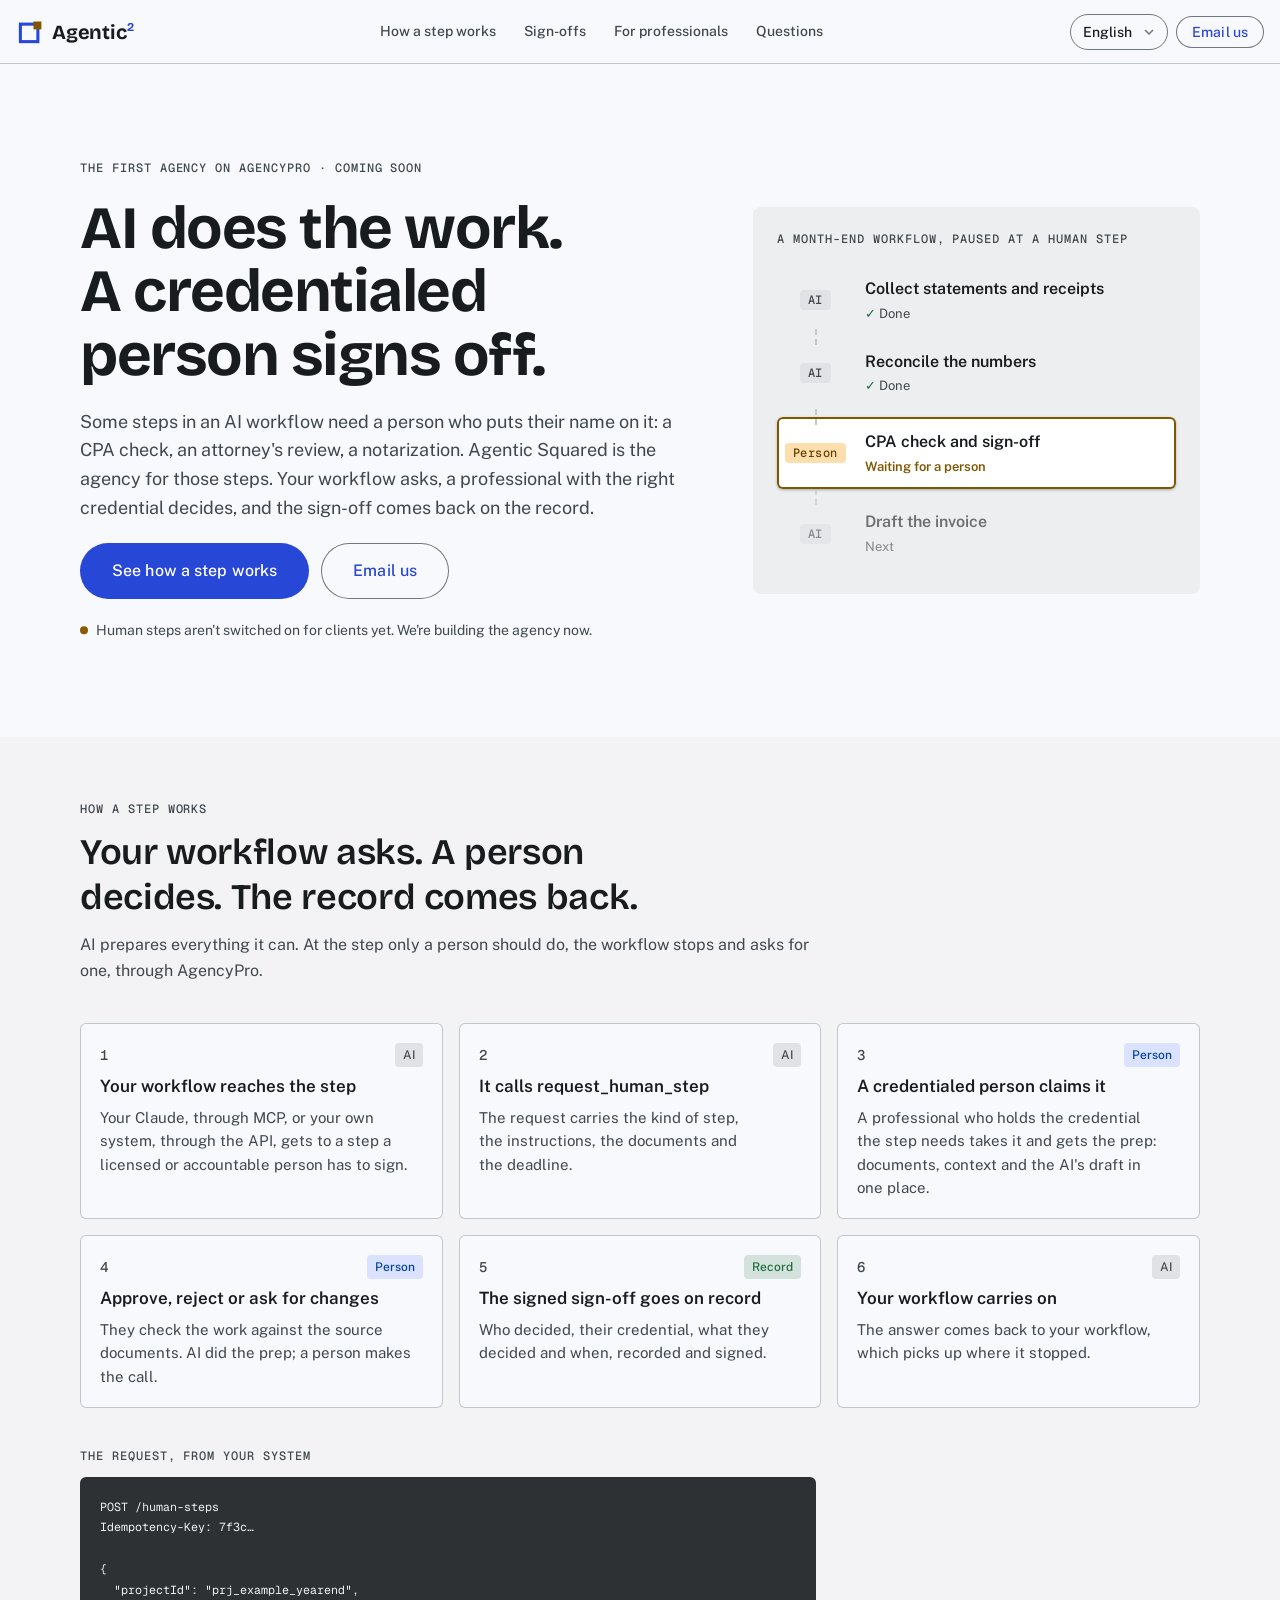
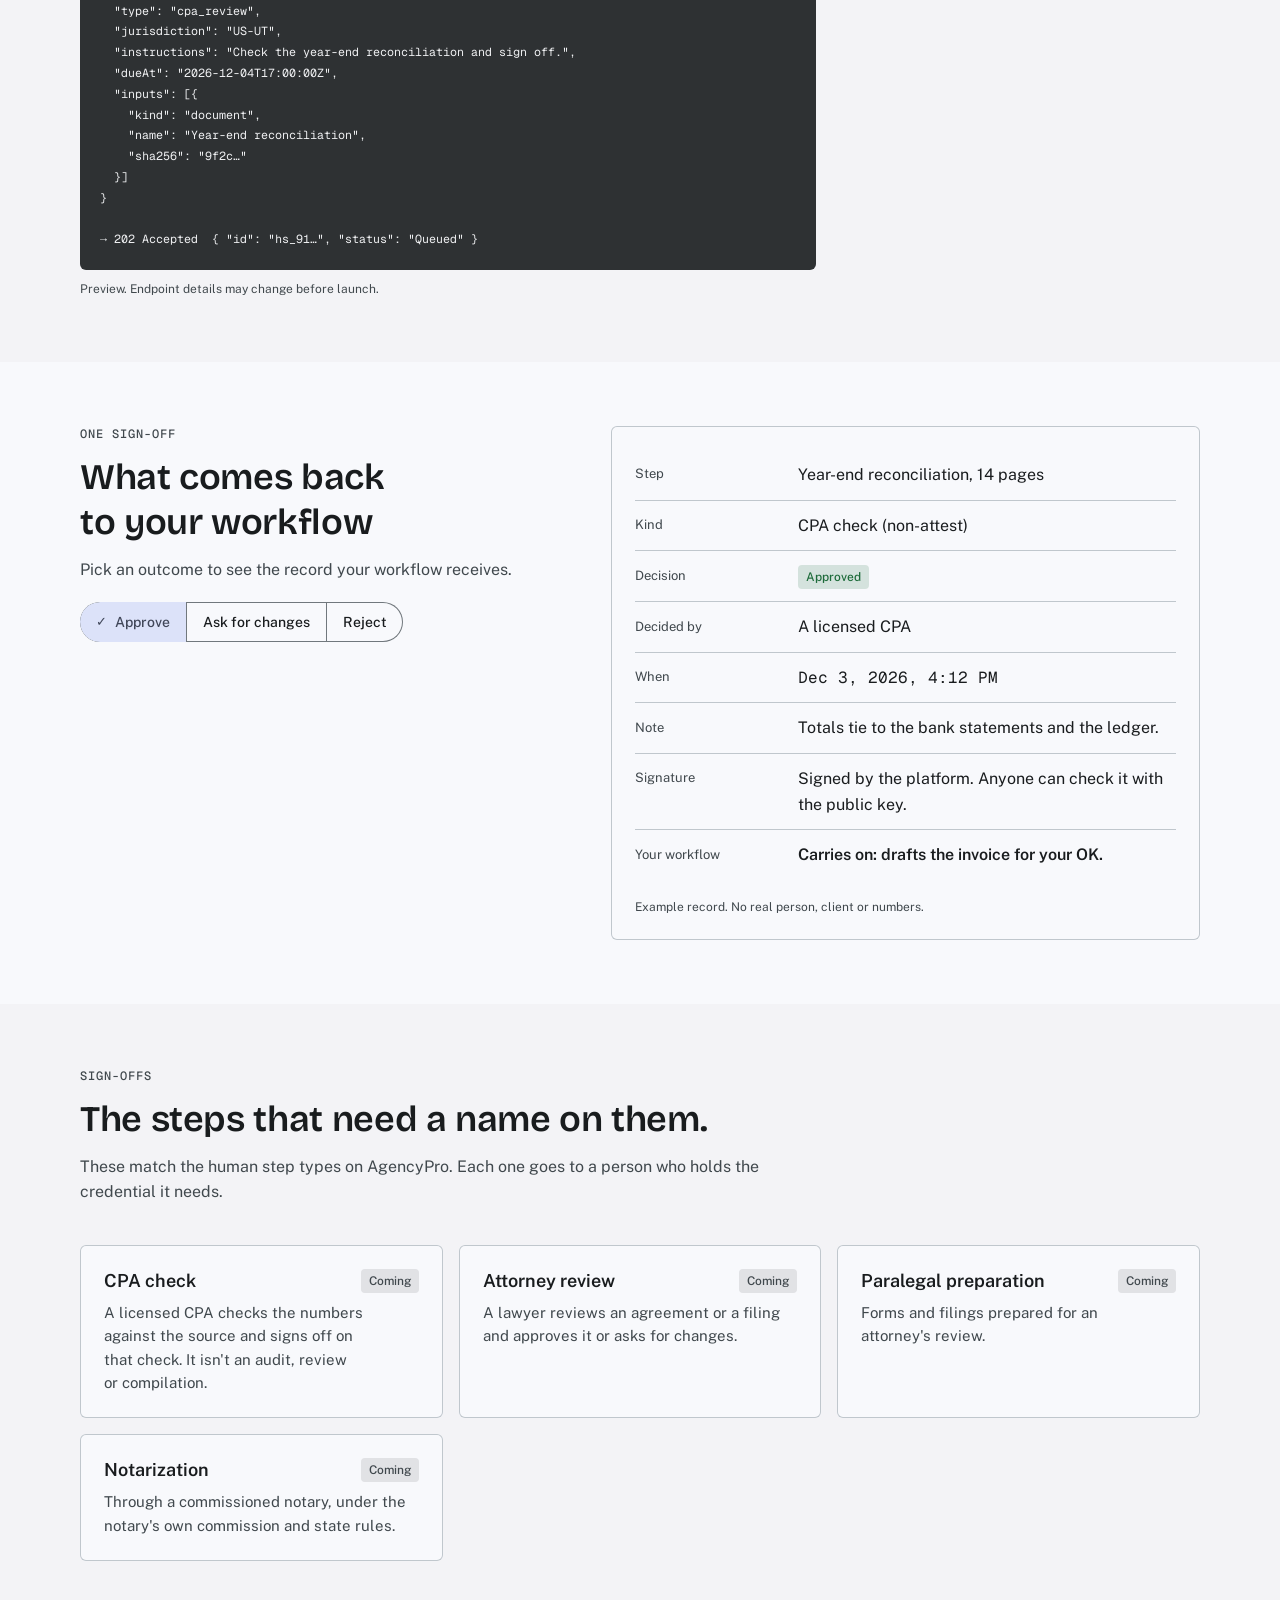
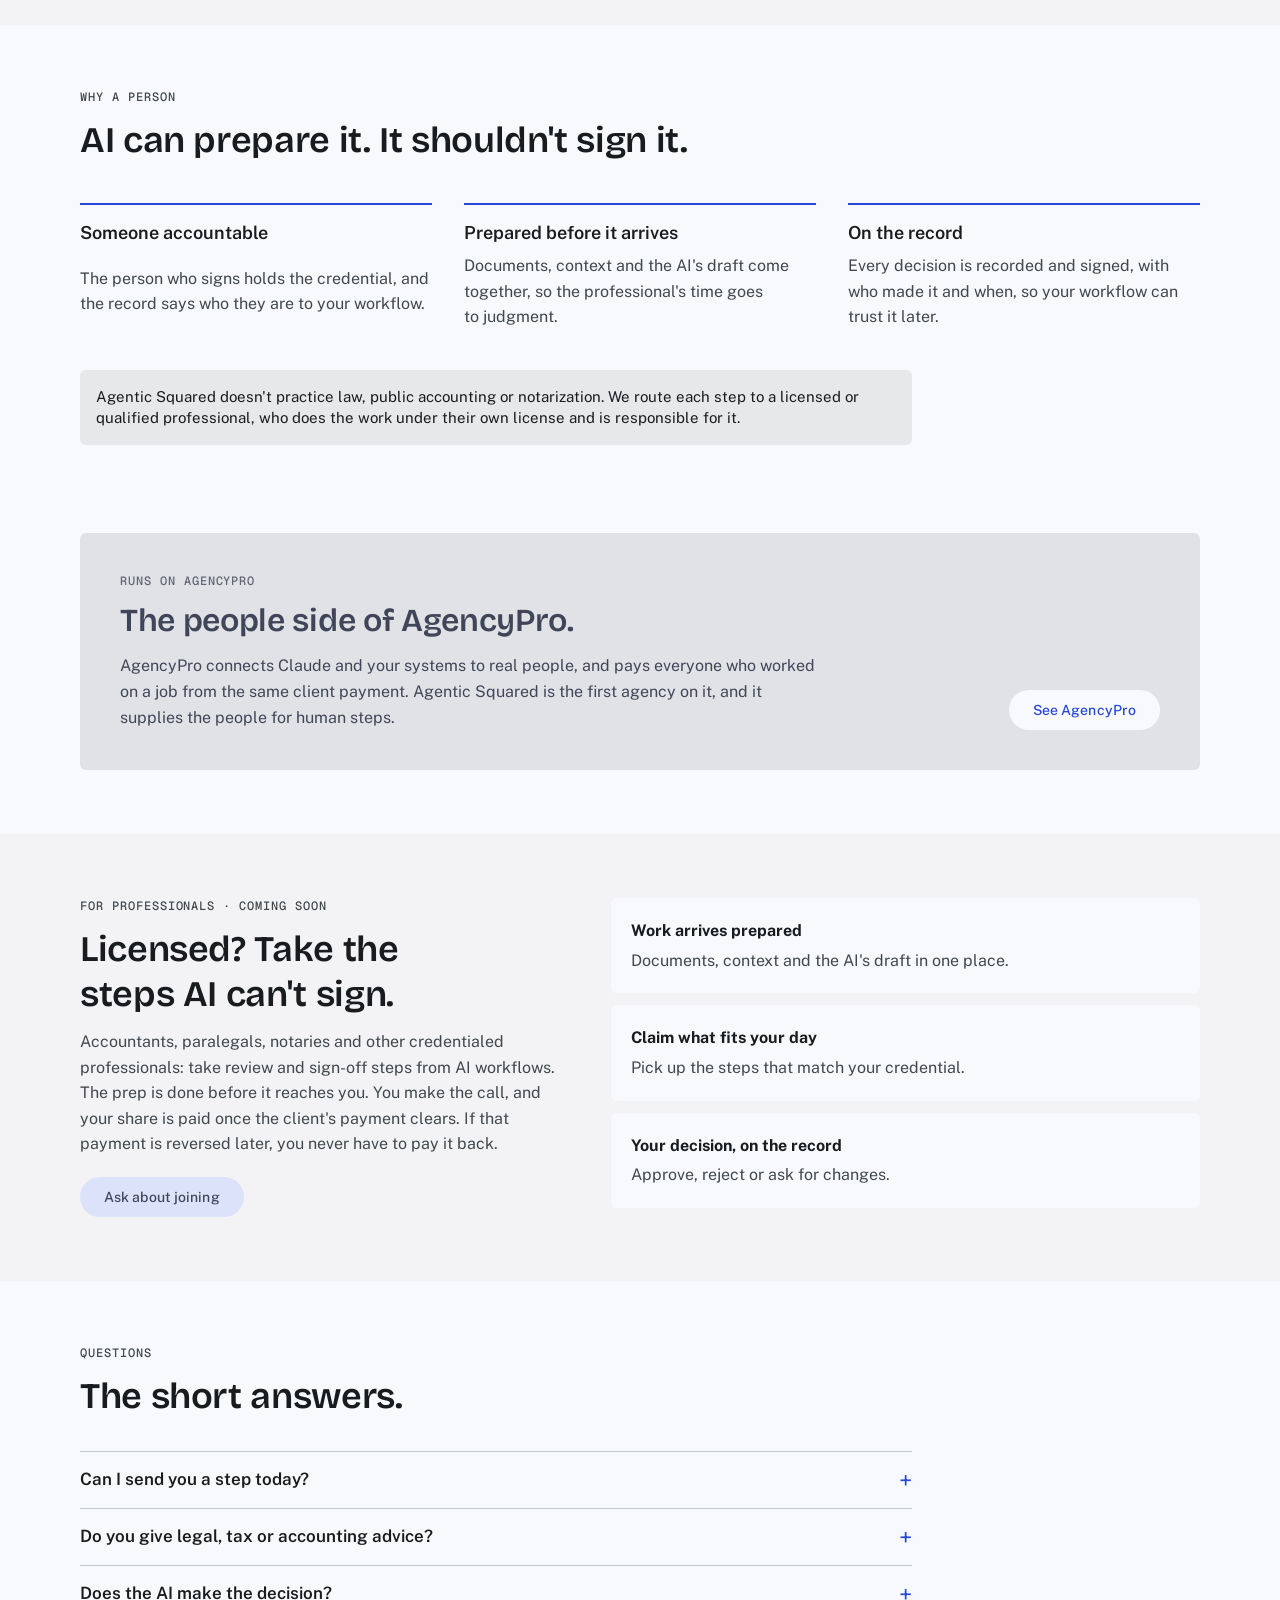
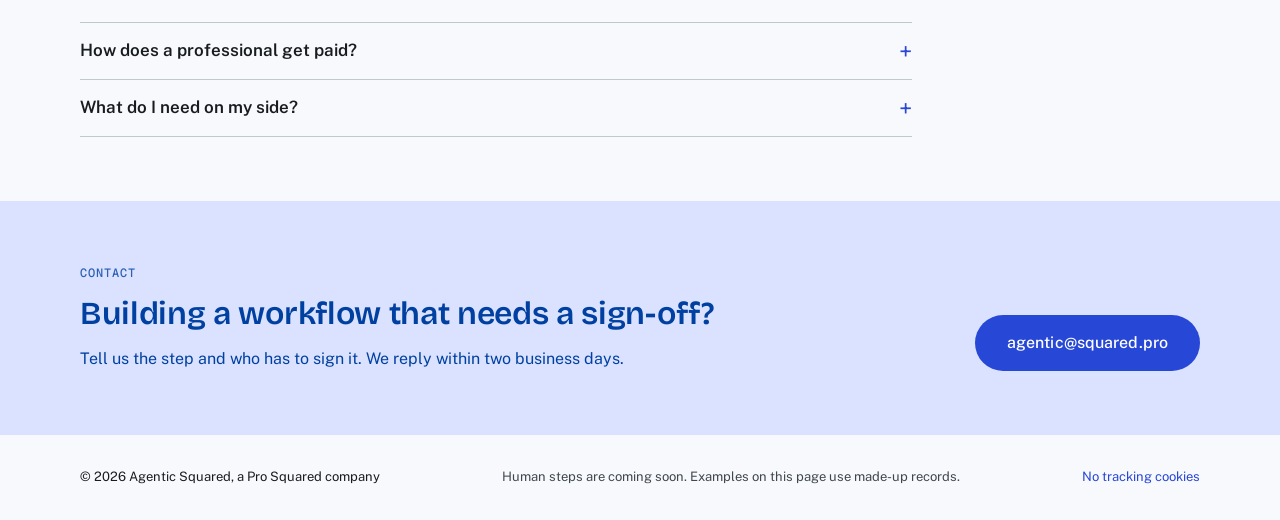
<file: index.html>
<!doctype html>
<html lang="en" translate="no" class="notranslate" data-brand="agentic">
<head>
<meta charset="utf-8">
<meta name="viewport" content="width=device-width, initial-scale=1, viewport-fit=cover">
<script>(function(){const SUPPORTED = ["en", "es"];
const HTML_LANG = { en: "en", es: "es-419" };
const NAMES = { en: "English", es: "Español" };
const KEY = "ds-lang";

const ES_ZONES = new Set([
  "America/Costa_Rica", "America/Mexico_City", "America/Monterrey", "America/Merida", "America/Cancun", "America/Chihuahua",
  "America/Tijuana", "America/Hermosillo", "America/Mazatlan", "America/Guatemala", "America/El_Salvador", "America/Tegucigalpa",
  "America/Managua", "America/Panama", "America/Bogota", "America/Caracas", "America/Lima", "America/Guayaquil", "America/La_Paz",
  "America/Santiago", "America/Asuncion", "America/Montevideo", "America/Argentina/Buenos_Aires", "America/Argentina/Cordoba",
  "America/Argentina/Mendoza", "America/Santo_Domingo", "America/Havana", "America/Puerto_Rico", "Europe/Madrid", "Atlantic/Canary",
]);

const ok = (l) => (l && SUPPORTED.includes(l) ? l : null);
const short = (l) => String(l || "").toLowerCase().split(/[-_]/)[0];

function store(lang) {
  try { lang ? localStorage.setItem(KEY, lang) : localStorage.removeItem(KEY); } catch (e) {  }
}
function stored() {
  try { return localStorage.getItem(KEY); } catch (e) { return null; }
}

function pickLang({ fallback = "en", url = globalThis.location, doc = globalThis.document, nav = globalThis.navigator } = {}) {
  if (url) {
    const seg = url.pathname.split("/").map(short).find((s) => SUPPORTED.includes(s));
    const q = ok(short(new URLSearchParams(url.search).get("lang")));
    if (q) return q;
    if (seg) return seg;
  }
  const mine = ok(stored());
  if (mine) return mine;
  const hint = ok(short(doc?.querySelector('meta[name="lang-hint"]')?.content));
  if (hint) return hint;
  for (const l of nav?.languages || [nav?.language]) { const s = ok(short(l)); if (s) return s; }
  try { if (ES_ZONES.has(Intl.DateTimeFormat().resolvedOptions().timeZone)) return "es"; } catch (e) {  }
  return fallback;
}

function applyLang(lang, doc = globalThis.document) {
  const root = doc.documentElement;
  root.lang = HTML_LANG[lang] || lang;
  root.setAttribute("translate", "no");
  root.classList.add("notranslate");
}

function t(dict, key, vars) {
  let v = key.split(".").reduce((o, k) => (o == null ? o : o[k]), dict);
  if (v == null) { console.warn(`i18n: missing "${key}"`); return key; }
  if (typeof v === "string" && vars) v = v.replace(/\{(\w+)\}/g, (m, k) => (k in vars ? vars[k] : m));
  return v;
}

function translate(dict, root = globalThis.document) {
  root.querySelectorAll("[data-i18n]").forEach((el) => { el.textContent = t(dict, el.dataset.i18n); });
  root.querySelectorAll("[data-i18n-html]").forEach((el) => { el.innerHTML = t(dict, el.dataset.i18nHtml); });
  root.querySelectorAll("[data-i18n-attr]").forEach((el) => {
    el.dataset.i18nAttr.split(";").forEach((pair) => {
      const [attr, key] = pair.split(":").map((s) => s.trim());
      if (attr && key) el.setAttribute(attr, t(dict, key));
    });
  });
}

function langMenu(container, { current, label = "Language", onChange } = {}) {
  container.classList.add("ds-lang");
  container.innerHTML = `<label><span class="ds-lang-label">${label}</span><select aria-label="${label}">${SUPPORTED
    .map((l) => `<option value="${l}" lang="${HTML_LANG[l]}"${l === current ? " selected" : ""}>${NAMES[l]}</option>`)
    .join("")}</select></label>`;
  const sel = container.querySelector("select");
  sel.addEventListener("change", () => {
    const lang = sel.value;
    store(lang);
    try {
      const u = new URL(globalThis.location.href);
      u.searchParams.set("lang", lang);
      history.replaceState(null, "", u);
    } catch (e) {  }
    onChange?.(lang);
  });
  return { set(lang, newLabel) { sel.value = lang; if (newLabel) { sel.setAttribute("aria-label", newLabel); container.querySelector(".ds-lang-label").textContent = newLabel; } } };
}

function compareDicts(a, b, names = ["en", "es"]) {
  const out = [];
  const walk = (x, y, path) => {
    const tx = Array.isArray(x) ? "array" : typeof x, ty = Array.isArray(y) ? "array" : typeof y;
    if (y === undefined) return out.push(`${path}: missing in ${names[1]}`);
    if (x === undefined) return out.push(`${path}: missing in ${names[0]}`);
    if (tx !== ty) return out.push(`${path}: ${names[0]} is ${tx}, ${names[1]} is ${ty}`);
    if (tx === "array") {
      if (x.length !== y.length) out.push(`${path}: ${names[0]} has ${x.length} items, ${names[1]} has ${y.length}`);
      for (let i = 0; i < Math.max(x.length, y.length); i++) walk(x[i], y[i], `${path}[${i}]`);
    } else if (tx === "object" && x && y) {
      for (const k of new Set([...Object.keys(x), ...Object.keys(y)])) walk(x[k], y[k], path ? `${path}.${k}` : k);
    } else if (tx === "string") {
      if (!x.trim()) out.push(`${path}: empty in ${names[0]}`);
      if (!y.trim()) out.push(`${path}: empty in ${names[1]}`);
    }
  };
  walk(a, b, "");
  return out;
}

var want=pickLang();
try{var u=new URL(location.href),q=u.searchParams.get("lang");if(q==="en"||q==="es"){want=q;localStorage.setItem("ds-lang",q);u.searchParams.delete("lang");history.replaceState(null,"",u)}}catch(e){}if(want!=="en")location.replace("es/"+location.search+location.hash);})();</script>
<title>Agentic Squared · Credentialed people for the steps AI can't sign</title>
<meta name="description" content="Agentic Squared is the first agency on AgencyPro. When an AI workflow reaches a step a licensed or accountable person has to sign, like a CPA check, an attorney review or a notarization, we route it to a credentialed professional and the sign-off comes back on the record.">
<meta name="google" content="notranslate">
<meta name="theme-color" media="(prefers-color-scheme: light)" content="#f8f9fc">
<meta name="theme-color" media="(prefers-color-scheme: dark)" content="#111416">
<link rel="canonical" href="https://rodmjay.github.io/agentic-squared/">
<link rel="alternate" hreflang="en" href="https://rodmjay.github.io/agentic-squared/">
<link rel="alternate" hreflang="es-419" href="https://rodmjay.github.io/agentic-squared/es/">
<link rel="alternate" hreflang="x-default" href="https://rodmjay.github.io/agentic-squared/">
<meta property="og:title" content="Agentic Squared · Credentialed people for the steps AI can't sign">
<meta property="og:description" content="Agentic Squared is the first agency on AgencyPro. When an AI workflow reaches a step a licensed or accountable person has to sign, like a CPA check, an attorney review or a notarization, we route it to a credentialed professional and the sign-off comes back on the record.">
<meta property="og:type" content="website">
<meta property="og:url" content="https://rodmjay.github.io/agentic-squared/">
<meta property="og:locale" content="en_US">
<link rel="icon" href="data:image/svg+xml,%3Csvg xmlns='http://www.w3.org/2000/svg' viewBox='0 0 32 32'%3E%3Crect x='5' y='7' width='20' height='20' fill='none' stroke='%232747d6' stroke-width='3.5'/%3E%3Crect x='20' y='4' width='9' height='9' fill='%23e8a317'/%3E%3C/svg%3E">
<link rel="stylesheet" href="ds/fonts.css">
<link rel="stylesheet" href="ds/design-system.css">
<link rel="stylesheet" href="home.css">
</head>
<body class="ds">
<a class="skip" href="#main">Skip to content</a>

<header class="bar">
  <a class="mark" href="./" aria-label="Agentic Squared home"><svg viewBox="0 0 32 32" aria-hidden="true"><rect x="5" y="7" width="20" height="20"/><rect class="sq" x="20" y="4" width="9" height="9"/></svg><span>Agentic<sup>2</sup></span></a>
  <nav aria-label="Sections">
    <a href="#flow">How a step works</a><a href="#kinds">Sign-offs</a><a href="#pros">For professionals</a><a href="#faq">Questions</a>
  </nav>
  <div class="bar-end">
    <span class="ds-lang"><label><span class="ds-lang-label">Language</span><select id="lang" aria-label="Language" data-other="es/"><option value="en" lang="en" selected>English</option><option value="es" lang="es-419">Español</option></select></label></span>
    <a class="ds-btn outlined sm bar-mail" href="mailto:agentic@squared.pro?subject=Agentic Squared">Email us</a>
  </div>
</header>

<main id="main">
  <section class="hero ds-container">
    <div class="hero-copy">
      <p class="ds-overline">The first agency on AgencyPro · Coming soon</p>
      <h1>AI does the work. A credentialed person signs off.</h1>
      <p class="lede">Some steps in an AI workflow need a person who puts their name on it: a CPA check, an attorney's review, a notarization. Agentic Squared is the agency for those steps. Your workflow asks, a professional with the right credential decides, and the sign-off comes back on the record.</p>
      <div class="ds-row ctas">
        <a class="ds-btn lg" href="#flow">See how a step works</a>
        <a class="ds-btn outlined lg" href="mailto:agentic@squared.pro?subject=Agentic Squared">Email us</a>
      </div>
      <p class="hero-status"><span class="dot" aria-hidden="true"></span>Human steps aren't switched on for clients yet. We're building the agency now.</p>
    </div>
    <figure class="rail" aria-label="A month-end workflow, paused at a human step">
      <figcaption class="ds-overline">A month-end workflow, paused at a human step</figcaption>
      <ol>
        <li class="rail-item w0"><span class="who">AI</span><span class="t">Collect statements and receipts</span><span class="s">Done</span></li><li class="rail-item w1"><span class="who">AI</span><span class="t">Reconcile the numbers</span><span class="s">Done</span></li><li class="rail-item w2"><span class="who">Person</span><span class="t">CPA check and sign-off</span><span class="s">Waiting for a person</span></li><li class="rail-item w3"><span class="who">AI</span><span class="t">Draft the invoice</span><span class="s">Next</span></li>
      </ol>
    </figure>
  </section>

  <section id="flow" class="band">
    <div class="ds-container">
      <div class="head">
        <p class="ds-overline">How a step works</p>
        <h2>Your workflow asks. A person decides. The record comes back.</h2>
        <p class="ds-variant">AI prepares everything it can. At the step only a person should do, the workflow stops and asks for one, through AgencyPro.</p>
      </div>
      <ol class="flow">
        <li class="step who-0"><div class="step-top"><span class="n">1</span><span class="ds-chip status chip-0">AI</span></div><h3>Your workflow reaches the step</h3><p>Your Claude, through MCP, or your own system, through the API, gets to a step a licensed or accountable person has to sign.</p></li><li class="step who-1"><div class="step-top"><span class="n">2</span><span class="ds-chip status chip-1">AI</span></div><h3>It calls request_human_step</h3><p>The request carries the kind of step, the instructions, the documents and the deadline.</p></li><li class="step who-2"><div class="step-top"><span class="n">3</span><span class="ds-chip status chip-2">Person</span></div><h3>A credentialed person claims it</h3><p>A professional who holds the credential the step needs takes it and gets the prep: documents, context and the AI's draft in one place.</p></li><li class="step who-3"><div class="step-top"><span class="n">4</span><span class="ds-chip status chip-3">Person</span></div><h3>Approve, reject or ask for changes</h3><p>They check the work against the source documents. AI did the prep; a person makes the call.</p></li><li class="step who-4"><div class="step-top"><span class="n">5</span><span class="ds-chip status chip-4">Record</span></div><h3>The signed sign-off goes on record</h3><p>Who decided, their credential, what they decided and when, recorded and signed.</p></li><li class="step who-5"><div class="step-top"><span class="n">6</span><span class="ds-chip status chip-5">AI</span></div><h3>Your workflow carries on</h3><p>The answer comes back to your workflow, which picks up where it stopped.</p></li>
      </ol>
      <div class="code-wrap">
        <p class="ds-overline">The request, from your system</p>
        <pre class="code"><code>POST /human-steps
Idempotency-Key: 7f3c…

{
  "projectId": "prj_example_yearend",
  "type": "cpa_review",
  "jurisdiction": "US-UT",
  "instructions": "Check the year-end reconciliation and sign off.",
  "dueAt": "2026-12-04T17:00:00Z",
  "inputs": [{
    "kind": "document",
    "name": "Year-end reconciliation",
    "sha256": "9f2c…"
  }]
}

→ 202 Accepted  { "id": "hs_91…", "status": "Queued" }</code></pre>
        <p class="ds-supporting">Preview. Endpoint details may change before launch.</p>
      </div>
    </div>
  </section>

  <section id="record" class="ds-container split">
    <div class="head">
      <p class="ds-overline">One sign-off</p>
      <h2>What comes back to your workflow</h2>
      <p class="ds-variant">Pick an outcome to see the record your workflow receives.</p>
      <div class="ds-segmented outcomes" role="group" aria-label="Outcome">
        <button type="button" data-outcome="0" aria-pressed="true">Approve</button><button type="button" data-outcome="1" aria-pressed="false">Ask for changes</button><button type="button" data-outcome="2" aria-pressed="false">Reject</button>
      </div>
    </div>
    <div class="ds-card outlined record">
      <dl class="rec" data-rec="0">
        <div><dt>Step</dt><dd>Year-end reconciliation, 14 pages</dd></div>
        <div><dt>Kind</dt><dd>CPA check (non-attest)</dd></div>
        <div class="dec"><dt>Decision</dt><dd><span class="ds-chip status d0">Approved</span></dd></div>
        <div><dt>Decided by</dt><dd>A licensed CPA</dd></div>
        <div><dt>When</dt><dd class="ds-figure">Dec 3, 2026, 4:12 PM</dd></div>
        <div><dt>Note</dt><dd>Totals tie to the bank statements and the ledger.</dd></div>
        <div><dt>Signature</dt><dd>Signed by the platform. Anyone can check it with the public key.</dd></div>
        <div class="next"><dt>Your workflow</dt><dd>Carries on: drafts the invoice for your OK.</dd></div>
      </dl><dl class="rec" data-rec="1" hidden>
        <div><dt>Step</dt><dd>Year-end reconciliation, 14 pages</dd></div>
        <div><dt>Kind</dt><dd>CPA check (non-attest)</dd></div>
        <div class="dec"><dt>Decision</dt><dd><span class="ds-chip status d1">Changes requested</span></dd></div>
        <div><dt>Decided by</dt><dd>A licensed CPA</dd></div>
        <div><dt>When</dt><dd class="ds-figure">Dec 3, 2026, 4:12 PM</dd></div>
        <div><dt>Note</dt><dd>Two receipts in March are missing. Add them and send it back.</dd></div>
        <div><dt>Signature</dt><dd>Signed by the platform. Anyone can check it with the public key.</dd></div>
        <div class="next"><dt>Your workflow</dt><dd>Goes back to the AI to fix, then returns to the same person.</dd></div>
      </dl><dl class="rec" data-rec="2" hidden>
        <div><dt>Step</dt><dd>Year-end reconciliation, 14 pages</dd></div>
        <div><dt>Kind</dt><dd>CPA check (non-attest)</dd></div>
        <div class="dec"><dt>Decision</dt><dd><span class="ds-chip status d2">Rejected</span></dd></div>
        <div><dt>Decided by</dt><dd>A licensed CPA</dd></div>
        <div><dt>When</dt><dd class="ds-figure">Dec 3, 2026, 4:12 PM</dd></div>
        <div><dt>Note</dt><dd>The opening balance doesn't match last year's close.</dd></div>
        <div><dt>Signature</dt><dd>Signed by the platform. Anyone can check it with the public key.</dd></div>
        <div class="next"><dt>Your workflow</dt><dd>Stops and tells you why. Nothing moves forward.</dd></div>
      </dl>
      <p class="ds-supporting">Example record. No real person, client or numbers.</p>
    </div>
  </section>

  <section id="kinds" class="band">
    <div class="ds-container">
      <div class="head">
        <p class="ds-overline">Sign-offs</p>
        <h2>The steps that need a name on them.</h2>
        <p class="ds-variant">These match the human step types on AgencyPro. Each one goes to a person who holds the credential it needs.</p>
      </div>
      <ul class="kinds">
        <li class="ds-card outlined"><div class="kind-top"><h3>CPA check</h3><span class="ds-chip status">Coming</span></div><p>A licensed CPA checks the numbers against the source and signs off on that check. It isn't an audit, review or compilation.</p></li><li class="ds-card outlined"><div class="kind-top"><h3>Attorney review</h3><span class="ds-chip status">Coming</span></div><p>A lawyer reviews an agreement or a filing and approves it or asks for changes.</p></li><li class="ds-card outlined"><div class="kind-top"><h3>Paralegal preparation</h3><span class="ds-chip status">Coming</span></div><p>Forms and filings prepared for an attorney's review.</p></li><li class="ds-card outlined"><div class="kind-top"><h3>Notarization</h3><span class="ds-chip status">Coming</span></div><p>Through a commissioned notary, under the notary's own commission and state rules.</p></li>
      </ul>
    </div>
  </section>

  <section class="ds-container why">
    <div class="head">
      <p class="ds-overline">Why a person</p>
      <h2>AI can prepare it. It shouldn't sign it.</h2>
    </div>
    <ul class="three">
      <li><h3>Someone accountable</h3><p class="ds-variant">The person who signs holds the credential, and the record says who they are to your workflow.</p></li><li><h3>Prepared before it arrives</h3><p class="ds-variant">Documents, context and the AI's draft come together, so the professional's time goes to judgment.</p></li><li><h3>On the record</h3><p class="ds-variant">Every decision is recorded and signed, with who made it and when, so your workflow can trust it later.</p></li>
    </ul>
    <p class="ds-banner not-practice">Agentic Squared doesn't practice law, public accounting or notarization. We route each step to a licensed or qualified professional, who does the work under their own license and is responsible for it.</p>
  </section>

  <section class="ds-container">
    <div class="ds-card filled platform">
      <div>
        <p class="ds-overline">Runs on AgencyPro</p>
        <h2>The people side of AgencyPro.</h2>
        <p>AgencyPro connects Claude and your systems to real people, and pays everyone who worked on a job from the same client payment. Agentic Squared is the first agency on it, and it supplies the people for human steps.</p>
      </div>
      <a class="ds-btn tonal" href="https://rodmjay.github.io/agency-squared/">See AgencyPro</a>
    </div>
  </section>

  <section id="pros" class="band">
    <div class="ds-container split">
      <div class="head">
        <p class="ds-overline">For professionals · coming soon</p>
        <h2>Licensed? Take the steps AI can't sign.</h2>
        <p class="ds-variant">Accountants, paralegals, notaries and other credentialed professionals: take review and sign-off steps from AI workflows. The prep is done before it reaches you. You make the call, and your share is paid once the client's payment clears. If that payment is reversed later, you never have to pay it back.</p>
        <a class="ds-btn tonal" href="mailto:agentic@squared.pro?subject=Ask about joining">Ask about joining</a>
      </div>
      <ul class="pro-list">
        <li><b>Work arrives prepared</b><span class="ds-variant">Documents, context and the AI's draft in one place.</span></li><li><b>Claim what fits your day</b><span class="ds-variant">Pick up the steps that match your credential.</span></li><li><b>Your decision, on the record</b><span class="ds-variant">Approve, reject or ask for changes.</span></li>
      </ul>
    </div>
  </section>

  <section id="faq" class="ds-container faq">
    <div class="head">
      <p class="ds-overline">Questions</p>
      <h2>The short answers.</h2>
    </div>
    <div class="qs">
      <details><summary>Can I send you a step today?</summary><p class="ds-variant">Not yet. Human steps aren't switched on for clients. Email us and we'll tell you when they are.</p></details><details><summary>Do you give legal, tax or accounting advice?</summary><p class="ds-variant">No. We don't practice law, public accounting or notarization. Each step goes to a licensed or qualified professional who does the work under their own license.</p></details><details><summary>Does the AI make the decision?</summary><p class="ds-variant">No. AI prepares the work. A person reviews it and approves, rejects or asks for changes, and that decision is what goes on record.</p></details><details><summary>How does a professional get paid?</summary><p class="ds-variant">Your share shows as Pending until the client's payment fully clears: a few days for a bank transfer, 60 days for an ACH debit, about 4 months for a card. Then it's paid, for good. If the payment doesn't clear, no one is paid and no one owes anything.</p></details><details><summary>What do I need on my side?</summary><p class="ds-variant">A workflow in Claude with the AgencyPro connector (local, invite-only for now), or your own system calling its REST API and webhooks. AgencyPro is in a private beta, by invitation.</p></details>
    </div>
  </section>

  <section id="contact" class="contact">
    <div class="ds-container contact-in">
      <div>
        <p class="ds-overline">Contact</p>
        <h2>Building a workflow that needs a sign-off?</h2>
        <p>Tell us the step and who has to sign it. We reply within two business days.</p>
      </div>
      <a class="ds-btn lg" href="mailto:agentic@squared.pro?subject=Agentic Squared">agentic@squared.pro</a>
    </div>
  </section>
</main>

<footer class="ds-container foot">
  <span>© 2026 Agentic Squared, a Pro Squared company</span>
  <span class="ds-variant">Human steps are coming soon. Examples on this page use made-up records.</span>
  <a href="#" data-consent-open></a>
</footer>
<script src="ds/consent.global.js"></script>
<script>DSConsent.consent({ lang: document.documentElement.lang.slice(0,2), site: "agentic-squared", bannerVersion: "1", policyVersion: "2026-11-22", necessary: [{ name: "ds-lang", purpose: "Remembers the language you pick (localStorage, first-party, set only when you choose)" }], registry: [] });</script>
<script src="home.js" defer></script>
</body>
</html>
</file>
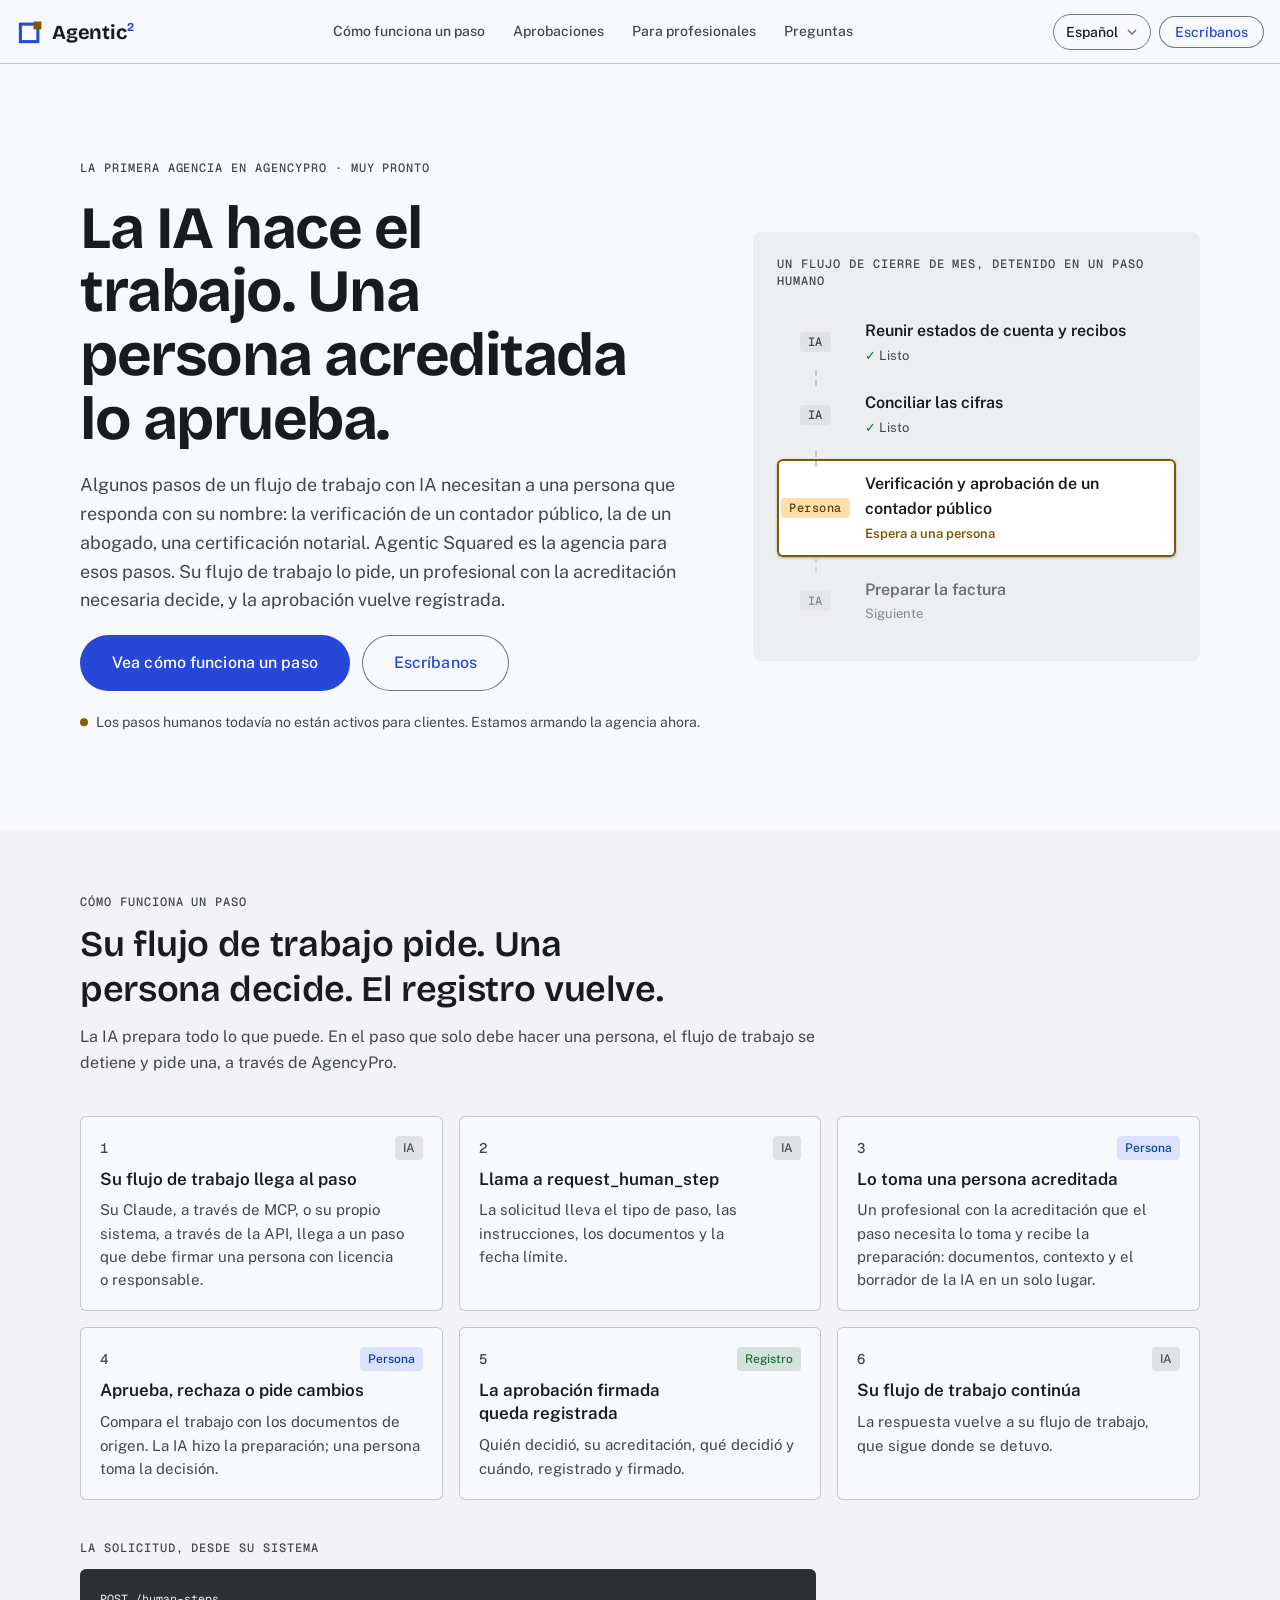
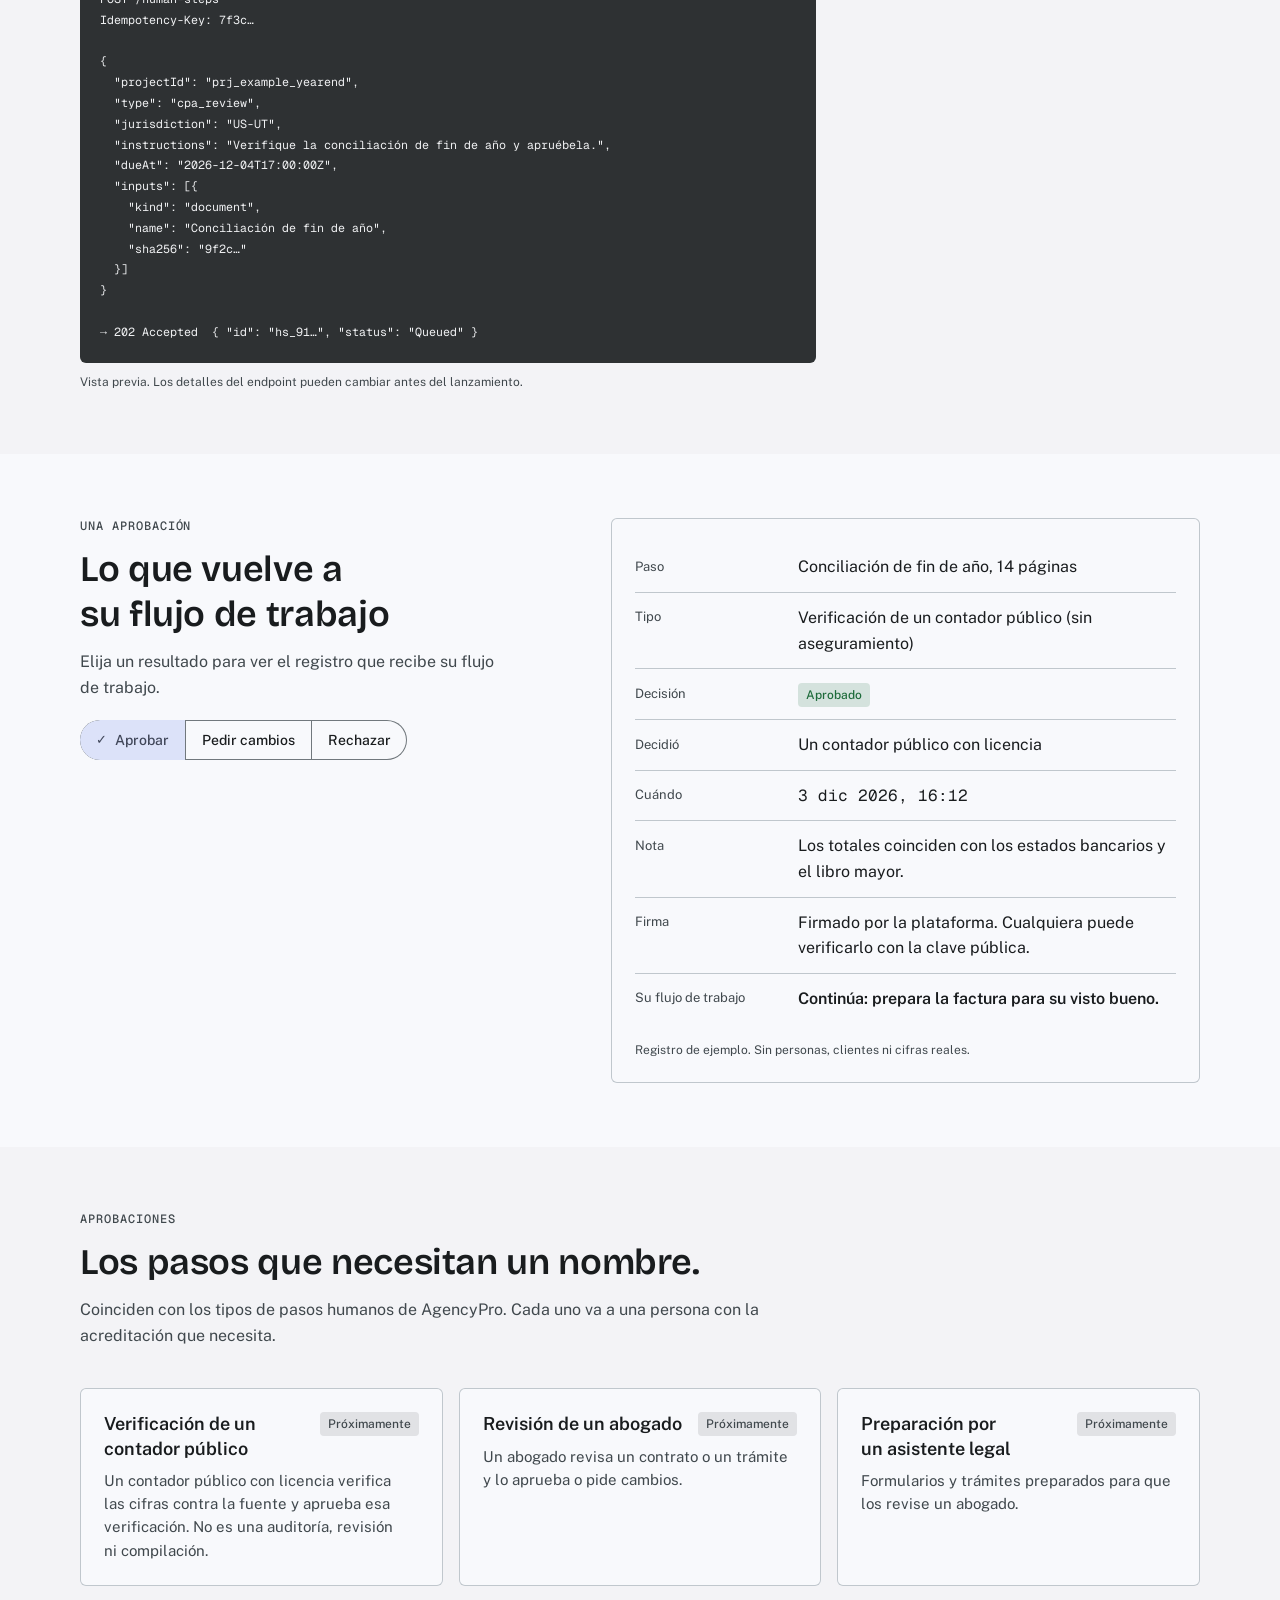
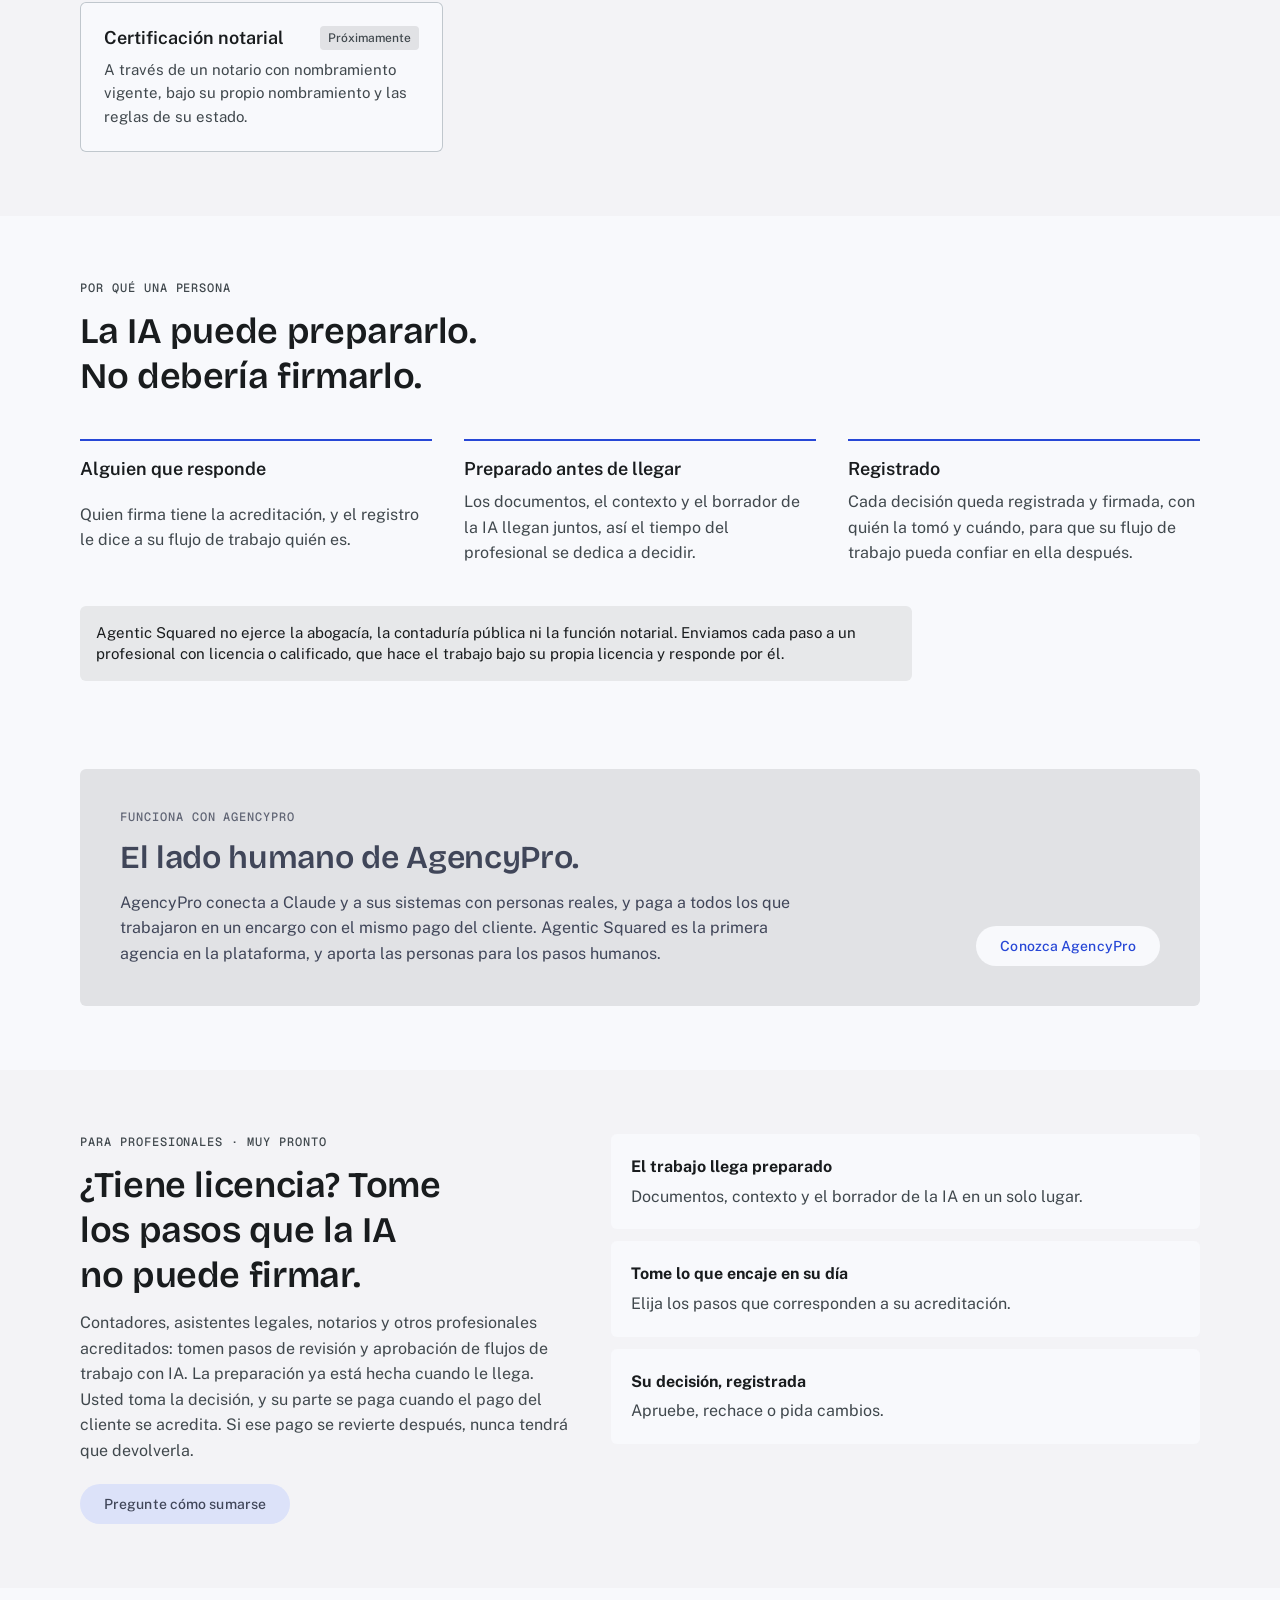
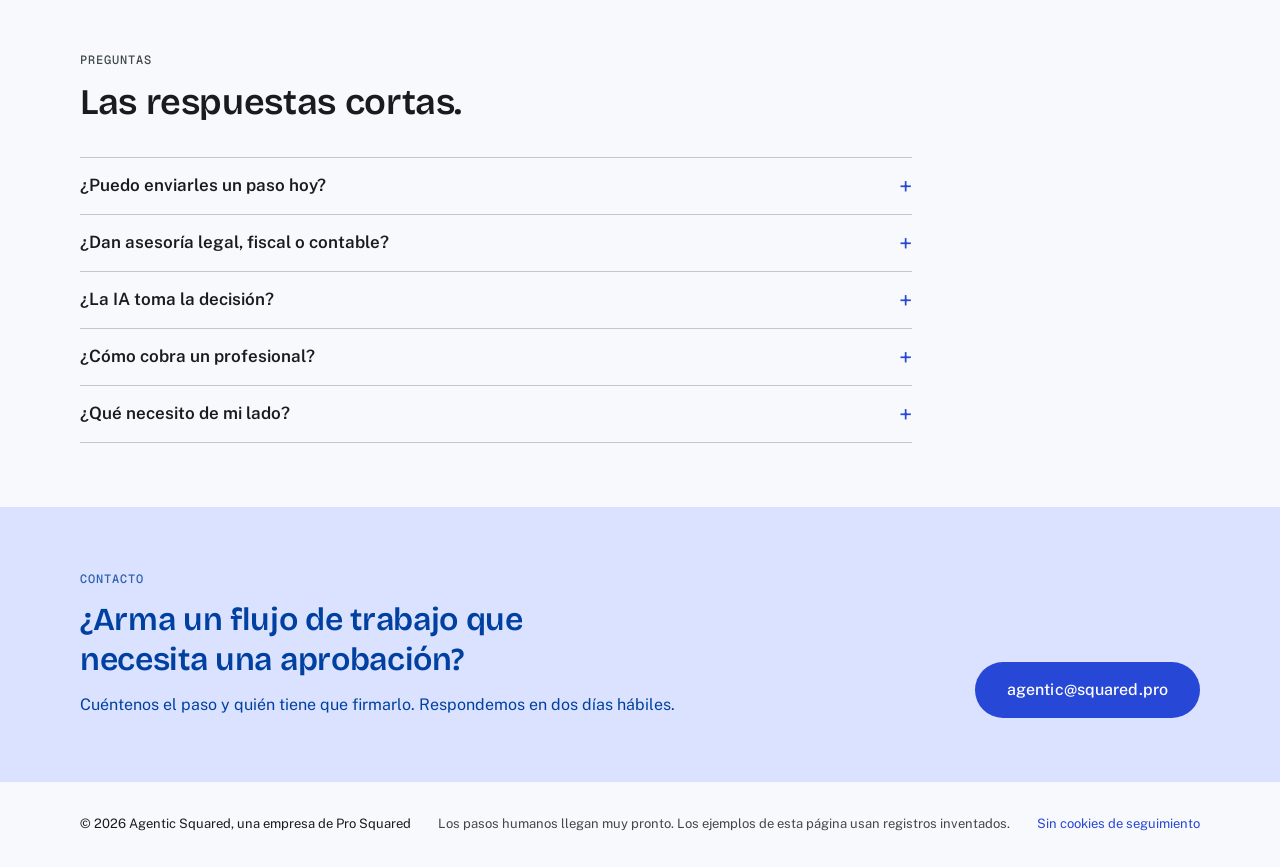
<file: es/index.html>
<!doctype html>
<html lang="es-419" translate="no" class="notranslate" data-brand="agentic">
<head>
<meta charset="utf-8">
<meta name="viewport" content="width=device-width, initial-scale=1, viewport-fit=cover">
<script>(function(){const SUPPORTED = ["en", "es"];
const HTML_LANG = { en: "en", es: "es-419" };
const NAMES = { en: "English", es: "Español" };
const KEY = "ds-lang";

const ES_ZONES = new Set([
  "America/Costa_Rica", "America/Mexico_City", "America/Monterrey", "America/Merida", "America/Cancun", "America/Chihuahua",
  "America/Tijuana", "America/Hermosillo", "America/Mazatlan", "America/Guatemala", "America/El_Salvador", "America/Tegucigalpa",
  "America/Managua", "America/Panama", "America/Bogota", "America/Caracas", "America/Lima", "America/Guayaquil", "America/La_Paz",
  "America/Santiago", "America/Asuncion", "America/Montevideo", "America/Argentina/Buenos_Aires", "America/Argentina/Cordoba",
  "America/Argentina/Mendoza", "America/Santo_Domingo", "America/Havana", "America/Puerto_Rico", "Europe/Madrid", "Atlantic/Canary",
]);

const ok = (l) => (l && SUPPORTED.includes(l) ? l : null);
const short = (l) => String(l || "").toLowerCase().split(/[-_]/)[0];

function store(lang) {
  try { lang ? localStorage.setItem(KEY, lang) : localStorage.removeItem(KEY); } catch (e) {  }
}
function stored() {
  try { return localStorage.getItem(KEY); } catch (e) { return null; }
}

function pickLang({ fallback = "en", url = globalThis.location, doc = globalThis.document, nav = globalThis.navigator } = {}) {
  if (url) {
    const seg = url.pathname.split("/").map(short).find((s) => SUPPORTED.includes(s));
    const q = ok(short(new URLSearchParams(url.search).get("lang")));
    if (q) return q;
    if (seg) return seg;
  }
  const mine = ok(stored());
  if (mine) return mine;
  const hint = ok(short(doc?.querySelector('meta[name="lang-hint"]')?.content));
  if (hint) return hint;
  for (const l of nav?.languages || [nav?.language]) { const s = ok(short(l)); if (s) return s; }
  try { if (ES_ZONES.has(Intl.DateTimeFormat().resolvedOptions().timeZone)) return "es"; } catch (e) {  }
  return fallback;
}

function applyLang(lang, doc = globalThis.document) {
  const root = doc.documentElement;
  root.lang = HTML_LANG[lang] || lang;
  root.setAttribute("translate", "no");
  root.classList.add("notranslate");
}

function t(dict, key, vars) {
  let v = key.split(".").reduce((o, k) => (o == null ? o : o[k]), dict);
  if (v == null) { console.warn(`i18n: missing "${key}"`); return key; }
  if (typeof v === "string" && vars) v = v.replace(/\{(\w+)\}/g, (m, k) => (k in vars ? vars[k] : m));
  return v;
}

function translate(dict, root = globalThis.document) {
  root.querySelectorAll("[data-i18n]").forEach((el) => { el.textContent = t(dict, el.dataset.i18n); });
  root.querySelectorAll("[data-i18n-html]").forEach((el) => { el.innerHTML = t(dict, el.dataset.i18nHtml); });
  root.querySelectorAll("[data-i18n-attr]").forEach((el) => {
    el.dataset.i18nAttr.split(";").forEach((pair) => {
      const [attr, key] = pair.split(":").map((s) => s.trim());
      if (attr && key) el.setAttribute(attr, t(dict, key));
    });
  });
}

function langMenu(container, { current, label = "Language", onChange } = {}) {
  container.classList.add("ds-lang");
  container.innerHTML = `<label><span class="ds-lang-label">${label}</span><select aria-label="${label}">${SUPPORTED
    .map((l) => `<option value="${l}" lang="${HTML_LANG[l]}"${l === current ? " selected" : ""}>${NAMES[l]}</option>`)
    .join("")}</select></label>`;
  const sel = container.querySelector("select");
  sel.addEventListener("change", () => {
    const lang = sel.value;
    store(lang);
    try {
      const u = new URL(globalThis.location.href);
      u.searchParams.set("lang", lang);
      history.replaceState(null, "", u);
    } catch (e) {  }
    onChange?.(lang);
  });
  return { set(lang, newLabel) { sel.value = lang; if (newLabel) { sel.setAttribute("aria-label", newLabel); container.querySelector(".ds-lang-label").textContent = newLabel; } } };
}

function compareDicts(a, b, names = ["en", "es"]) {
  const out = [];
  const walk = (x, y, path) => {
    const tx = Array.isArray(x) ? "array" : typeof x, ty = Array.isArray(y) ? "array" : typeof y;
    if (y === undefined) return out.push(`${path}: missing in ${names[1]}`);
    if (x === undefined) return out.push(`${path}: missing in ${names[0]}`);
    if (tx !== ty) return out.push(`${path}: ${names[0]} is ${tx}, ${names[1]} is ${ty}`);
    if (tx === "array") {
      if (x.length !== y.length) out.push(`${path}: ${names[0]} has ${x.length} items, ${names[1]} has ${y.length}`);
      for (let i = 0; i < Math.max(x.length, y.length); i++) walk(x[i], y[i], `${path}[${i}]`);
    } else if (tx === "object" && x && y) {
      for (const k of new Set([...Object.keys(x), ...Object.keys(y)])) walk(x[k], y[k], path ? `${path}.${k}` : k);
    } else if (tx === "string") {
      if (!x.trim()) out.push(`${path}: empty in ${names[0]}`);
      if (!y.trim()) out.push(`${path}: empty in ${names[1]}`);
    }
  };
  walk(a, b, "");
  return out;
}

var want=pickLang();
try{var u=new URL(location.href),q=u.searchParams.get("lang");if(q==="en"||q==="es"){want=q;localStorage.setItem("ds-lang",q);u.searchParams.delete("lang");history.replaceState(null,"",u)}}catch(e){}if(want!=="es")location.replace("../"+location.search+location.hash);})();</script>
<title>Agentic Squared · Personas acreditadas para los pasos que la IA no puede firmar</title>
<meta name="description" content="Agentic Squared es la primera agencia en AgencyPro. Cuando un flujo de trabajo con IA llega a un paso que debe firmar una persona con licencia o responsable, como una verificación de un contador público, una revisión de un abogado o una certificación notarial, lo enviamos a un profesional acreditado y la aprobación vuelve registrada.">
<meta name="google" content="notranslate">
<meta name="theme-color" media="(prefers-color-scheme: light)" content="#f8f9fc">
<meta name="theme-color" media="(prefers-color-scheme: dark)" content="#111416">
<link rel="canonical" href="https://rodmjay.github.io/agentic-squared/es/">
<link rel="alternate" hreflang="en" href="https://rodmjay.github.io/agentic-squared/">
<link rel="alternate" hreflang="es-419" href="https://rodmjay.github.io/agentic-squared/es/">
<link rel="alternate" hreflang="x-default" href="https://rodmjay.github.io/agentic-squared/">
<meta property="og:title" content="Agentic Squared · Personas acreditadas para los pasos que la IA no puede firmar">
<meta property="og:description" content="Agentic Squared es la primera agencia en AgencyPro. Cuando un flujo de trabajo con IA llega a un paso que debe firmar una persona con licencia o responsable, como una verificación de un contador público, una revisión de un abogado o una certificación notarial, lo enviamos a un profesional acreditado y la aprobación vuelve registrada.">
<meta property="og:type" content="website">
<meta property="og:url" content="https://rodmjay.github.io/agentic-squared/es/">
<meta property="og:locale" content="es_419">
<link rel="icon" href="data:image/svg+xml,%3Csvg xmlns='http://www.w3.org/2000/svg' viewBox='0 0 32 32'%3E%3Crect x='5' y='7' width='20' height='20' fill='none' stroke='%232747d6' stroke-width='3.5'/%3E%3Crect x='20' y='4' width='9' height='9' fill='%23e8a317'/%3E%3C/svg%3E">
<link rel="stylesheet" href="../ds/fonts.css">
<link rel="stylesheet" href="../ds/design-system.css">
<link rel="stylesheet" href="../home.css">
</head>
<body class="ds">
<a class="skip" href="#main">Ir al contenido</a>

<header class="bar">
  <a class="mark" href="./" aria-label="Inicio de Agentic Squared"><svg viewBox="0 0 32 32" aria-hidden="true"><rect x="5" y="7" width="20" height="20"/><rect class="sq" x="20" y="4" width="9" height="9"/></svg><span>Agentic<sup>2</sup></span></a>
  <nav aria-label="Secciones">
    <a href="#flow">Cómo funciona un paso</a><a href="#kinds">Aprobaciones</a><a href="#pros">Para profesionales</a><a href="#faq">Preguntas</a>
  </nav>
  <div class="bar-end">
    <span class="ds-lang"><label><span class="ds-lang-label">Idioma</span><select id="lang" aria-label="Idioma" data-other="../"><option value="en" lang="en">English</option><option value="es" lang="es-419" selected>Español</option></select></label></span>
    <a class="ds-btn outlined sm bar-mail" href="mailto:agentic@squared.pro?subject=Agentic Squared">Escríbanos</a>
  </div>
</header>

<main id="main">
  <section class="hero ds-container">
    <div class="hero-copy">
      <p class="ds-overline">La primera agencia en AgencyPro · Muy pronto</p>
      <h1>La IA hace el trabajo. Una persona acreditada lo aprueba.</h1>
      <p class="lede">Algunos pasos de un flujo de trabajo con IA necesitan a una persona que responda con su nombre: la verificación de un contador público, la de un abogado, una certificación notarial. Agentic Squared es la agencia para esos pasos. Su flujo de trabajo lo pide, un profesional con la acreditación necesaria decide, y la aprobación vuelve registrada.</p>
      <div class="ds-row ctas">
        <a class="ds-btn lg" href="#flow">Vea cómo funciona un paso</a>
        <a class="ds-btn outlined lg" href="mailto:agentic@squared.pro?subject=Agentic Squared">Escríbanos</a>
      </div>
      <p class="hero-status"><span class="dot" aria-hidden="true"></span>Los pasos humanos todavía no están activos para clientes. Estamos armando la agencia ahora.</p>
    </div>
    <figure class="rail" aria-label="Un flujo de cierre de mes, detenido en un paso humano">
      <figcaption class="ds-overline">Un flujo de cierre de mes, detenido en un paso humano</figcaption>
      <ol>
        <li class="rail-item w0"><span class="who">IA</span><span class="t">Reunir estados de cuenta y recibos</span><span class="s">Listo</span></li><li class="rail-item w1"><span class="who">IA</span><span class="t">Conciliar las cifras</span><span class="s">Listo</span></li><li class="rail-item w2"><span class="who">Persona</span><span class="t">Verificación y aprobación de un contador público</span><span class="s">Espera a una persona</span></li><li class="rail-item w3"><span class="who">IA</span><span class="t">Preparar la factura</span><span class="s">Siguiente</span></li>
      </ol>
    </figure>
  </section>

  <section id="flow" class="band">
    <div class="ds-container">
      <div class="head">
        <p class="ds-overline">Cómo funciona un paso</p>
        <h2>Su flujo de trabajo pide. Una persona decide. El registro vuelve.</h2>
        <p class="ds-variant">La IA prepara todo lo que puede. En el paso que solo debe hacer una persona, el flujo de trabajo se detiene y pide una, a través de AgencyPro.</p>
      </div>
      <ol class="flow">
        <li class="step who-0"><div class="step-top"><span class="n">1</span><span class="ds-chip status chip-0">IA</span></div><h3>Su flujo de trabajo llega al paso</h3><p>Su Claude, a través de MCP, o su propio sistema, a través de la API, llega a un paso que debe firmar una persona con licencia o responsable.</p></li><li class="step who-1"><div class="step-top"><span class="n">2</span><span class="ds-chip status chip-1">IA</span></div><h3>Llama a request_human_step</h3><p>La solicitud lleva el tipo de paso, las instrucciones, los documentos y la fecha límite.</p></li><li class="step who-2"><div class="step-top"><span class="n">3</span><span class="ds-chip status chip-2">Persona</span></div><h3>Lo toma una persona acreditada</h3><p>Un profesional con la acreditación que el paso necesita lo toma y recibe la preparación: documentos, contexto y el borrador de la IA en un solo lugar.</p></li><li class="step who-3"><div class="step-top"><span class="n">4</span><span class="ds-chip status chip-3">Persona</span></div><h3>Aprueba, rechaza o pide cambios</h3><p>Compara el trabajo con los documentos de origen. La IA hizo la preparación; una persona toma la decisión.</p></li><li class="step who-4"><div class="step-top"><span class="n">5</span><span class="ds-chip status chip-4">Registro</span></div><h3>La aprobación firmada queda registrada</h3><p>Quién decidió, su acreditación, qué decidió y cuándo, registrado y firmado.</p></li><li class="step who-5"><div class="step-top"><span class="n">6</span><span class="ds-chip status chip-5">IA</span></div><h3>Su flujo de trabajo continúa</h3><p>La respuesta vuelve a su flujo de trabajo, que sigue donde se detuvo.</p></li>
      </ol>
      <div class="code-wrap">
        <p class="ds-overline">La solicitud, desde su sistema</p>
        <pre class="code"><code>POST /human-steps
Idempotency-Key: 7f3c…

{
  "projectId": "prj_example_yearend",
  "type": "cpa_review",
  "jurisdiction": "US-UT",
  "instructions": "Verifique la conciliación de fin de año y apruébela.",
  "dueAt": "2026-12-04T17:00:00Z",
  "inputs": [{
    "kind": "document",
    "name": "Conciliación de fin de año",
    "sha256": "9f2c…"
  }]
}

→ 202 Accepted  { "id": "hs_91…", "status": "Queued" }</code></pre>
        <p class="ds-supporting">Vista previa. Los detalles del endpoint pueden cambiar antes del lanzamiento.</p>
      </div>
    </div>
  </section>

  <section id="record" class="ds-container split">
    <div class="head">
      <p class="ds-overline">Una aprobación</p>
      <h2>Lo que vuelve a su flujo de trabajo</h2>
      <p class="ds-variant">Elija un resultado para ver el registro que recibe su flujo de trabajo.</p>
      <div class="ds-segmented outcomes" role="group" aria-label="Resultado">
        <button type="button" data-outcome="0" aria-pressed="true">Aprobar</button><button type="button" data-outcome="1" aria-pressed="false">Pedir cambios</button><button type="button" data-outcome="2" aria-pressed="false">Rechazar</button>
      </div>
    </div>
    <div class="ds-card outlined record">
      <dl class="rec" data-rec="0">
        <div><dt>Paso</dt><dd>Conciliación de fin de año, 14 páginas</dd></div>
        <div><dt>Tipo</dt><dd>Verificación de un contador público (sin aseguramiento)</dd></div>
        <div class="dec"><dt>Decisión</dt><dd><span class="ds-chip status d0">Aprobado</span></dd></div>
        <div><dt>Decidió</dt><dd>Un contador público con licencia</dd></div>
        <div><dt>Cuándo</dt><dd class="ds-figure">3 dic 2026, 16:12</dd></div>
        <div><dt>Nota</dt><dd>Los totales coinciden con los estados bancarios y el libro mayor.</dd></div>
        <div><dt>Firma</dt><dd>Firmado por la plataforma. Cualquiera puede verificarlo con la clave pública.</dd></div>
        <div class="next"><dt>Su flujo de trabajo</dt><dd>Continúa: prepara la factura para su visto bueno.</dd></div>
      </dl><dl class="rec" data-rec="1" hidden>
        <div><dt>Paso</dt><dd>Conciliación de fin de año, 14 páginas</dd></div>
        <div><dt>Tipo</dt><dd>Verificación de un contador público (sin aseguramiento)</dd></div>
        <div class="dec"><dt>Decisión</dt><dd><span class="ds-chip status d1">Cambios solicitados</span></dd></div>
        <div><dt>Decidió</dt><dd>Un contador público con licencia</dd></div>
        <div><dt>Cuándo</dt><dd class="ds-figure">3 dic 2026, 16:12</dd></div>
        <div><dt>Nota</dt><dd>Faltan dos recibos de marzo. Agréguelos y vuelva a enviarla.</dd></div>
        <div><dt>Firma</dt><dd>Firmado por la plataforma. Cualquiera puede verificarlo con la clave pública.</dd></div>
        <div class="next"><dt>Su flujo de trabajo</dt><dd>Vuelve a la IA para corregirla y regresa a la misma persona.</dd></div>
      </dl><dl class="rec" data-rec="2" hidden>
        <div><dt>Paso</dt><dd>Conciliación de fin de año, 14 páginas</dd></div>
        <div><dt>Tipo</dt><dd>Verificación de un contador público (sin aseguramiento)</dd></div>
        <div class="dec"><dt>Decisión</dt><dd><span class="ds-chip status d2">Rechazado</span></dd></div>
        <div><dt>Decidió</dt><dd>Un contador público con licencia</dd></div>
        <div><dt>Cuándo</dt><dd class="ds-figure">3 dic 2026, 16:12</dd></div>
        <div><dt>Nota</dt><dd>El saldo inicial no coincide con el cierre del año pasado.</dd></div>
        <div><dt>Firma</dt><dd>Firmado por la plataforma. Cualquiera puede verificarlo con la clave pública.</dd></div>
        <div class="next"><dt>Su flujo de trabajo</dt><dd>Se detiene y le explica por qué. Nada avanza.</dd></div>
      </dl>
      <p class="ds-supporting">Registro de ejemplo. Sin personas, clientes ni cifras reales.</p>
    </div>
  </section>

  <section id="kinds" class="band">
    <div class="ds-container">
      <div class="head">
        <p class="ds-overline">Aprobaciones</p>
        <h2>Los pasos que necesitan un nombre.</h2>
        <p class="ds-variant">Coinciden con los tipos de pasos humanos de AgencyPro. Cada uno va a una persona con la acreditación que necesita.</p>
      </div>
      <ul class="kinds">
        <li class="ds-card outlined"><div class="kind-top"><h3>Verificación de un contador público</h3><span class="ds-chip status">Próximamente</span></div><p>Un contador público con licencia verifica las cifras contra la fuente y aprueba esa verificación. No es una auditoría, revisión ni compilación.</p></li><li class="ds-card outlined"><div class="kind-top"><h3>Revisión de un abogado</h3><span class="ds-chip status">Próximamente</span></div><p>Un abogado revisa un contrato o un trámite y lo aprueba o pide cambios.</p></li><li class="ds-card outlined"><div class="kind-top"><h3>Preparación por un asistente legal</h3><span class="ds-chip status">Próximamente</span></div><p>Formularios y trámites preparados para que los revise un abogado.</p></li><li class="ds-card outlined"><div class="kind-top"><h3>Certificación notarial</h3><span class="ds-chip status">Próximamente</span></div><p>A través de un notario con nombramiento vigente, bajo su propio nombramiento y las reglas de su estado.</p></li>
      </ul>
    </div>
  </section>

  <section class="ds-container why">
    <div class="head">
      <p class="ds-overline">Por qué una persona</p>
      <h2>La IA puede prepararlo. No debería firmarlo.</h2>
    </div>
    <ul class="three">
      <li><h3>Alguien que responde</h3><p class="ds-variant">Quien firma tiene la acreditación, y el registro le dice a su flujo de trabajo quién es.</p></li><li><h3>Preparado antes de llegar</h3><p class="ds-variant">Los documentos, el contexto y el borrador de la IA llegan juntos, así el tiempo del profesional se dedica a decidir.</p></li><li><h3>Registrado</h3><p class="ds-variant">Cada decisión queda registrada y firmada, con quién la tomó y cuándo, para que su flujo de trabajo pueda confiar en ella después.</p></li>
    </ul>
    <p class="ds-banner not-practice">Agentic Squared no ejerce la abogacía, la contaduría pública ni la función notarial. Enviamos cada paso a un profesional con licencia o calificado, que hace el trabajo bajo su propia licencia y responde por él.</p>
  </section>

  <section class="ds-container">
    <div class="ds-card filled platform">
      <div>
        <p class="ds-overline">Funciona con AgencyPro</p>
        <h2>El lado humano de AgencyPro.</h2>
        <p>AgencyPro conecta a Claude y a sus sistemas con personas reales, y paga a todos los que trabajaron en un encargo con el mismo pago del cliente. Agentic Squared es la primera agencia en la plataforma, y aporta las personas para los pasos humanos.</p>
      </div>
      <a class="ds-btn tonal" href="https://rodmjay.github.io/agency-squared/es/">Conozca AgencyPro</a>
    </div>
  </section>

  <section id="pros" class="band">
    <div class="ds-container split">
      <div class="head">
        <p class="ds-overline">Para profesionales · muy pronto</p>
        <h2>¿Tiene licencia? Tome los pasos que la IA no puede firmar.</h2>
        <p class="ds-variant">Contadores, asistentes legales, notarios y otros profesionales acreditados: tomen pasos de revisión y aprobación de flujos de trabajo con IA. La preparación ya está hecha cuando le llega. Usted toma la decisión, y su parte se paga cuando el pago del cliente se acredita. Si ese pago se revierte después, nunca tendrá que devolverla.</p>
        <a class="ds-btn tonal" href="mailto:agentic@squared.pro?subject=Pregunte cómo sumarse">Pregunte cómo sumarse</a>
      </div>
      <ul class="pro-list">
        <li><b>El trabajo llega preparado</b><span class="ds-variant">Documentos, contexto y el borrador de la IA en un solo lugar.</span></li><li><b>Tome lo que encaje en su día</b><span class="ds-variant">Elija los pasos que corresponden a su acreditación.</span></li><li><b>Su decisión, registrada</b><span class="ds-variant">Apruebe, rechace o pida cambios.</span></li>
      </ul>
    </div>
  </section>

  <section id="faq" class="ds-container faq">
    <div class="head">
      <p class="ds-overline">Preguntas</p>
      <h2>Las respuestas cortas.</h2>
    </div>
    <div class="qs">
      <details><summary>¿Puedo enviarles un paso hoy?</summary><p class="ds-variant">Todavía no. Los pasos humanos no están activos para clientes. Escríbanos y le avisaremos cuando lo estén.</p></details><details><summary>¿Dan asesoría legal, fiscal o contable?</summary><p class="ds-variant">No. No ejercemos la abogacía, la contaduría pública ni la función notarial. Cada paso va a un profesional con licencia o calificado que hace el trabajo bajo su propia licencia.</p></details><details><summary>¿La IA toma la decisión?</summary><p class="ds-variant">No. La IA prepara el trabajo. Una persona lo revisa y lo aprueba, lo rechaza o pide cambios, y esa decisión es la que queda registrada.</p></details><details><summary>¿Cómo cobra un profesional?</summary><p class="ds-variant">Su parte aparece como Pendiente hasta que el pago del cliente se acredita por completo: unos días para una transferencia bancaria, 60 días para un débito ACH y unos 4 meses para una tarjeta. Entonces se paga, de forma definitiva. Si el pago no se acredita, nadie cobra y nadie debe nada.</p></details><details><summary>¿Qué necesito de mi lado?</summary><p class="ds-variant">Un flujo de trabajo en Claude con el conector de AgencyPro (local y solo con invitación por ahora), o su propio sistema llamando a su API REST y sus webhooks. AgencyPro está en una beta privada, solo con invitación.</p></details>
    </div>
  </section>

  <section id="contact" class="contact">
    <div class="ds-container contact-in">
      <div>
        <p class="ds-overline">Contacto</p>
        <h2>¿Arma un flujo de trabajo que necesita una aprobación?</h2>
        <p>Cuéntenos el paso y quién tiene que firmarlo. Respondemos en dos días hábiles.</p>
      </div>
      <a class="ds-btn lg" href="mailto:agentic@squared.pro?subject=Agentic Squared">agentic@squared.pro</a>
    </div>
  </section>
</main>

<footer class="ds-container foot">
  <span>© 2026 Agentic Squared, una empresa de Pro Squared</span>
  <span class="ds-variant">Los pasos humanos llegan muy pronto. Los ejemplos de esta página usan registros inventados.</span>
  <a href="#" data-consent-open></a>
</footer>
<script src="../ds/consent.global.js"></script>
<script>DSConsent.consent({ lang: document.documentElement.lang.slice(0,2), site: "agentic-squared", bannerVersion: "1", policyVersion: "2026-11-22", necessary: [{ name: "ds-lang", purpose: "Remembers the language you pick (localStorage, first-party, set only when you choose)" }], registry: [] });</script>
<script src="../home.js" defer></script>
</body>
</html>
</file>
<file: ds/fonts.css>
@font-face {
  font-family: 'Bricolage Grotesque Variable';
  font-style: normal;
  font-display: swap;
  font-weight: 200 800;
  src: url(fonts/bricolage-grotesque/bricolage-grotesque-latin-ext-wght-normal.woff2) format('woff2-variations');
  unicode-range: U+0100-02BA,U+02BD-02C5,U+02C7-02CC,U+02CE-02D7,U+02DD-02FF,U+0304,U+0308,U+0329,U+1D00-1DBF,U+1E00-1E9F,U+1EF2-1EFF,U+2020,U+20A0-20AB,U+20AD-20C0,U+2113,U+2C60-2C7F,U+A720-A7FF;
}
@font-face {
  font-family: 'Bricolage Grotesque Variable';
  font-style: normal;
  font-display: swap;
  font-weight: 200 800;
  src: url(fonts/bricolage-grotesque/bricolage-grotesque-latin-wght-normal.woff2) format('woff2-variations');
  unicode-range: U+0000-00FF,U+0131,U+0152-0153,U+02BB-02BC,U+02C6,U+02DA,U+02DC,U+0304,U+0308,U+0329,U+2000-206F,U+20AC,U+2122,U+2191,U+2193,U+2212,U+2215,U+FEFF,U+FFFD;
}

@font-face {
  font-family: 'Geist Mono Variable';
  font-style: normal;
  font-display: swap;
  font-weight: 100 900;
  src: url(fonts/geist-mono/geist-mono-latin-ext-wght-normal.woff2) format('woff2-variations');
  unicode-range: U+0100-02BA,U+02BD-02C5,U+02C7-02CC,U+02CE-02D7,U+02DD-02FF,U+0304,U+0308,U+0329,U+1D00-1DBF,U+1E00-1E9F,U+1EF2-1EFF,U+2020,U+20A0-20AB,U+20AD-20C0,U+2113,U+2C60-2C7F,U+A720-A7FF;
}
@font-face {
  font-family: 'Geist Mono Variable';
  font-style: normal;
  font-display: swap;
  font-weight: 100 900;
  src: url(fonts/geist-mono/geist-mono-latin-wght-normal.woff2) format('woff2-variations');
  unicode-range: U+0000-00FF,U+0131,U+0152-0153,U+02BB-02BC,U+02C6,U+02DA,U+02DC,U+0304,U+0308,U+0329,U+2000-206F,U+20AC,U+2122,U+2191,U+2193,U+2212,U+2215,U+FEFF,U+FFFD;
}

@font-face {
  font-family: 'Public Sans Variable';
  font-style: normal;
  font-display: swap;
  font-weight: 100 900;
  src: url(fonts/public-sans/public-sans-latin-ext-wght-normal.woff2) format('woff2-variations');
  unicode-range: U+0100-02BA,U+02BD-02C5,U+02C7-02CC,U+02CE-02D7,U+02DD-02FF,U+0304,U+0308,U+0329,U+1D00-1DBF,U+1E00-1E9F,U+1EF2-1EFF,U+2020,U+20A0-20AB,U+20AD-20C0,U+2113,U+2C60-2C7F,U+A720-A7FF;
}
@font-face {
  font-family: 'Public Sans Variable';
  font-style: normal;
  font-display: swap;
  font-weight: 100 900;
  src: url(fonts/public-sans/public-sans-latin-wght-normal.woff2) format('woff2-variations');
  unicode-range: U+0000-00FF,U+0131,U+0152-0153,U+02BB-02BC,U+02C6,U+02DA,U+02DC,U+0304,U+0308,U+0329,U+2000-206F,U+20AC,U+2122,U+2191,U+2193,U+2212,U+2215,U+FEFF,U+FFFD;
}
</file>
<file: ds/design-system.css>
:root { color-scheme: light dark; }
[data-theme="light"] { color-scheme: light; }
[data-theme="dark"] { color-scheme: dark; }

:root {

  --md-ref-typeface-mono: "Geist Mono", ui-monospace, "SF Mono", Menlo, monospace;

  --md-sys-typescale-display-large-size: clamp(2.75rem, 2rem + 3vw, 3.5625rem);  --md-sys-typescale-display-large-line-height: 1.12;  --md-sys-typescale-display-large-weight: 700; --md-sys-typescale-display-large-tracking: -0.02em;
  --md-sys-typescale-display-medium-size: clamp(2.25rem, 1.8rem + 2vw, 2.8125rem); --md-sys-typescale-display-medium-line-height: 1.16; --md-sys-typescale-display-medium-weight: 700; --md-sys-typescale-display-medium-tracking: -0.015em;
  --md-sys-typescale-display-small-size: 2.25rem;     --md-sys-typescale-display-small-line-height: 1.22;   --md-sys-typescale-display-small-weight: 700;   --md-sys-typescale-display-small-tracking: -0.01em;
  --md-sys-typescale-headline-large-size: 2rem;       --md-sys-typescale-headline-large-line-height: 1.25;  --md-sys-typescale-headline-large-weight: 600;  --md-sys-typescale-headline-large-tracking: -0.01em;
  --md-sys-typescale-headline-medium-size: 1.75rem;   --md-sys-typescale-headline-medium-line-height: 1.29; --md-sys-typescale-headline-medium-weight: 600; --md-sys-typescale-headline-medium-tracking: -0.005em;
  --md-sys-typescale-headline-small-size: 1.5rem;     --md-sys-typescale-headline-small-line-height: 1.33;  --md-sys-typescale-headline-small-weight: 600;  --md-sys-typescale-headline-small-tracking: 0;
  --md-sys-typescale-title-large-size: 1.375rem;      --md-sys-typescale-title-large-line-height: 1.27;     --md-sys-typescale-title-large-weight: 600;     --md-sys-typescale-title-large-tracking: 0;
  --md-sys-typescale-title-medium-size: 1rem;         --md-sys-typescale-title-medium-line-height: 1.5;     --md-sys-typescale-title-medium-weight: 600;    --md-sys-typescale-title-medium-tracking: 0.009em;
  --md-sys-typescale-title-small-size: 0.875rem;      --md-sys-typescale-title-small-line-height: 1.43;     --md-sys-typescale-title-small-weight: 600;     --md-sys-typescale-title-small-tracking: 0.007em;
  --md-sys-typescale-body-large-size: 1rem;           --md-sys-typescale-body-large-line-height: 1.6;       --md-sys-typescale-body-large-weight: 400;      --md-sys-typescale-body-large-tracking: 0;
  --md-sys-typescale-body-medium-size: 0.875rem;      --md-sys-typescale-body-medium-line-height: 1.43;     --md-sys-typescale-body-medium-weight: 400;     --md-sys-typescale-body-medium-tracking: 0.0125em;
  --md-sys-typescale-body-small-size: 0.75rem;        --md-sys-typescale-body-small-line-height: 1.33;      --md-sys-typescale-body-small-weight: 400;      --md-sys-typescale-body-small-tracking: 0.025em;
  --md-sys-typescale-label-large-size: 0.875rem;      --md-sys-typescale-label-large-line-height: 1.43;     --md-sys-typescale-label-large-weight: 500;     --md-sys-typescale-label-large-tracking: 0.007em;
  --md-sys-typescale-label-medium-size: 0.75rem;      --md-sys-typescale-label-medium-line-height: 1.33;    --md-sys-typescale-label-medium-weight: 500;    --md-sys-typescale-label-medium-tracking: 0.04em;
  --md-sys-typescale-label-small-size: 0.6875rem;     --md-sys-typescale-label-small-line-height: 1.45;     --md-sys-typescale-label-small-weight: 500;     --md-sys-typescale-label-small-tracking: 0.045em;

  --ds-skin-1: #f6d7c3; --ds-skin-2: #e6b897; --ds-skin-3: #c98f6a;
  --ds-skin-4: #a46c4a; --ds-skin-5: #7a4a30; --ds-skin-6: #4f2f1f;
  --ds-hair-1: #241c17; --ds-hair-2: #4a3226; --ds-hair-3: #7a4b2a; --ds-hair-4: #c99a5b; --ds-hair-5: #9c9a95;

  --ds-logo-plate: light-dark(#ffffff, #e6e4de);

  --space-1: 0.25rem; --space-2: 0.5rem; --space-3: 0.75rem; --space-4: 1rem;
  --space-5: 1.25rem; --space-6: 1.5rem; --space-8: 2rem; --space-10: 2.5rem;
  --space-12: 3rem; --space-16: 4rem; --space-24: 6rem;
  --container: 72rem;
  --gutter: 1rem;

  --md-sys-elevation-level0: none;
  --md-sys-elevation-level1: 0 1px 2px rgb(0 0 0 / 0.18), 0 1px 3px 1px rgb(0 0 0 / 0.08);
  --md-sys-elevation-level2: 0 1px 2px rgb(0 0 0 / 0.18), 0 2px 6px 2px rgb(0 0 0 / 0.09);
  --md-sys-elevation-level3: 0 1px 3px rgb(0 0 0 / 0.18), 0 4px 8px 3px rgb(0 0 0 / 0.1);
  --md-sys-elevation-level4: 0 2px 3px rgb(0 0 0 / 0.18), 0 6px 10px 4px rgb(0 0 0 / 0.1);
  --md-sys-elevation-level5: 0 4px 4px rgb(0 0 0 / 0.18), 0 8px 12px 6px rgb(0 0 0 / 0.1);

  --md-sys-state-hover-opacity: 0.08;
  --md-sys-state-focus-opacity: 0.1;
  --md-sys-state-pressed-opacity: 0.1;
  --md-sys-state-dragged-opacity: 0.16;

  --md-sys-motion-easing-standard: cubic-bezier(0.2, 0, 0, 1);
  --md-sys-motion-easing-standard-decelerate: cubic-bezier(0, 0, 0, 1);
  --md-sys-motion-easing-standard-accelerate: cubic-bezier(0.3, 0, 1, 1);
  --md-sys-motion-easing-emphasized-decelerate: cubic-bezier(0.05, 0.7, 0.1, 1);
  --md-sys-motion-easing-emphasized-accelerate: cubic-bezier(0.3, 0, 0.8, 0.15);
  --md-sys-motion-duration-short2: 100ms;
  --md-sys-motion-duration-short4: 200ms;
  --md-sys-motion-duration-medium2: 300ms;
  --md-sys-motion-duration-medium4: 400ms;
  --md-sys-motion-duration-long2: 500ms;
}

@media (prefers-reduced-motion: reduce) {
  :root {
    --md-sys-motion-duration-short2: 0ms; --md-sys-motion-duration-short4: 0ms; --md-sys-motion-duration-medium2: 0ms;
    --md-sys-motion-duration-medium4: 0ms; --md-sys-motion-duration-long2: 0ms;
  }
}

:root {
  --ds-series-1: light-dark(#2a78d6, #3987e5);
  --ds-series-2: light-dark(#eb6834, #d95926);
  --ds-series-3: light-dark(#1baf7a, #199e70);
  --ds-series-4: light-dark(#eda100, #c98500);
  --ds-series-5: light-dark(#e87ba4, #d55181);
  --ds-series-6: light-dark(#008300, #008300);
  --ds-series-7: light-dark(#0090a8, #0aa0b8);
  --ds-series-8: light-dark(#e34948, #e66767);
  --ds-series-9: light-dark(#73796e, #a9ada1);
}

:root,
[data-brand="agentic"] {
  --md-sys-color-background: light-dark(#f8f9fc, #111416);
  --md-sys-color-on-background: light-dark(#191c1e, #e1e2e5);
  --md-sys-color-surface: light-dark(#f8f9fc, #111416);
  --md-sys-color-surface-dim: light-dark(#d9dadc, #111416);
  --md-sys-color-surface-bright: light-dark(#f8f9fc, #37393b);
  --md-sys-color-surface-container-lowest: light-dark(#ffffff, #0c0f10);
  --md-sys-color-surface-container-low: light-dark(#f3f3f6, #191c1e);
  --md-sys-color-surface-container: light-dark(#edeef0, #1d2022);
  --md-sys-color-surface-container-high: light-dark(#e7e8ea, #282a2c);
  --md-sys-color-surface-container-highest: light-dark(#e1e2e5, #323537);
  --md-sys-color-on-surface: light-dark(#191c1e, #e1e2e5);
  --md-sys-color-surface-variant: light-dark(#dce3e9, #40484d);
  --md-sys-color-on-surface-variant: light-dark(#40484d, #c0c7cd);
  --md-sys-color-inverse-surface: light-dark(#2e3133, #e1e2e5);
  --md-sys-color-inverse-on-surface: light-dark(#f0f1f3, #2e3133);
  --md-sys-color-outline: light-dark(#71787d, #8a9297);
  --md-sys-color-outline-variant: light-dark(#c0c7cd, #40484d);
  --md-sys-color-shadow: light-dark(#000000, #000000);
  --md-sys-color-scrim: light-dark(#000000, #000000);
  --md-sys-color-surface-tint: light-dark(#2747d6, #b2c5ff);
  --md-sys-color-primary: light-dark(#2747d6, #b2c5ff);
  --md-sys-color-on-primary: light-dark(#ffffff, #002b72);
  --md-sys-color-primary-container: light-dark(#dae2ff, #0040a1);
  --md-sys-color-on-primary-container: light-dark(#0040a1, #dae2ff);
  --md-sys-color-inverse-primary: light-dark(#b2c5ff, #0856cf);
  --md-sys-color-secondary: light-dark(#585e71, #c0c6dd);
  --md-sys-color-on-secondary: light-dark(#ffffff, #2a3042);
  --md-sys-color-secondary-container: light-dark(#dce2f9, #404659);
  --md-sys-color-on-secondary-container: light-dark(#404659, #dce2f9);
  --md-sys-color-tertiary: light-dark(#7f5700, #ffba3e);
  --md-sys-color-on-tertiary: light-dark(#ffffff, #432c00);
  --md-sys-color-tertiary-container: light-dark(#ffdeae, #604100);
  --md-sys-color-on-tertiary-container: light-dark(#604100, #ffdeae);
  --md-sys-color-error: light-dark(#ba1a1a, #ffb4ab);
  --md-sys-color-on-error: light-dark(#ffffff, #690005);
  --md-sys-color-error-container: light-dark(#ffdad6, #93000a);
  --md-sys-color-on-error-container: light-dark(#93000a, #ffdad6);
  --md-ref-typeface-brand: "Bricolage Grotesque", "Bricolage Grotesque Variable", "Avenir Next", "Segoe UI", sans-serif;
  --md-ref-typeface-plain: "Public Sans", "Public Sans Variable", "Helvetica Neue", Arial, sans-serif;
  --md-ref-typeface-mono: "Geist Mono", "Geist Mono Variable", ui-monospace, "SF Mono", Menlo, monospace;
  --brand-corner: 0.5;
}

:root,
[data-brand] {

  --md-sys-shape-corner-none: 0;
  --md-sys-shape-corner-extra-small: calc(4px * var(--brand-corner));
  --md-sys-shape-corner-small: calc(8px * var(--brand-corner));
  --md-sys-shape-corner-medium: calc(12px * var(--brand-corner));
  --md-sys-shape-corner-large: calc(16px * var(--brand-corner));
  --md-sys-shape-corner-extra-large: calc(28px * var(--brand-corner));
  --md-sys-shape-corner-full: 9999px;

  --spark: var(--md-sys-color-tertiary);
  --success: light-dark(#1d6b3a, #7fd99a);
  --warning: light-dark(#8a5a00, #f5c065);

  --success-container: light-dark(#b6f2c4, #00522b);
  --on-success-container: light-dark(#00210d, #b6f2c4);
  --warning-container: light-dark(#ffddb3, #693f00);
  --on-warning-container: light-dark(#2c1800, #ffddb3);

  --font-sans: var(--md-ref-typeface-plain);
  --font-heading: var(--md-ref-typeface-brand);
  --font-mono: var(--md-ref-typeface-mono);
}

.ds {
  background: var(--md-sys-color-surface);
  color: var(--md-sys-color-on-surface);
  font: var(--md-sys-typescale-body-large-weight) var(--md-sys-typescale-body-large-size)/var(--md-sys-typescale-body-large-line-height) var(--md-ref-typeface-plain);
  -webkit-font-smoothing: antialiased;
  -webkit-text-size-adjust: 100%;
}
.ds *, .ds *::before, .ds *::after { box-sizing: border-box; }
.ds :where(h1, h2, h3, h4) { margin: 0; font-family: var(--md-ref-typeface-brand); text-wrap: balance; }
.ds :where(h1) { font-size: var(--md-sys-typescale-display-medium-size); line-height: var(--md-sys-typescale-display-medium-line-height); font-weight: var(--md-sys-typescale-display-medium-weight); letter-spacing: var(--md-sys-typescale-display-medium-tracking); }
.ds :where(h2) { font-size: var(--md-sys-typescale-headline-large-size); line-height: var(--md-sys-typescale-headline-large-line-height); font-weight: var(--md-sys-typescale-headline-large-weight); letter-spacing: var(--md-sys-typescale-headline-large-tracking); }
.ds :where(h3) { font-size: var(--md-sys-typescale-title-large-size); line-height: var(--md-sys-typescale-title-large-line-height); font-weight: var(--md-sys-typescale-title-large-weight); }
.ds :where(p) { margin: 0; text-wrap: pretty; }
.ds :where(a) { color: var(--md-sys-color-primary); text-underline-offset: 3px; }
.ds :where(:focus-visible) { outline: 3px solid var(--md-sys-color-secondary); outline-offset: 2px; }
.ds :where(code, kbd, samp) { font-family: var(--md-ref-typeface-mono); font-size: 0.9em; }

.ds-display-large { font: var(--md-sys-typescale-display-large-weight) var(--md-sys-typescale-display-large-size)/var(--md-sys-typescale-display-large-line-height) var(--md-ref-typeface-brand); letter-spacing: var(--md-sys-typescale-display-large-tracking); }
.ds-display-medium { font: var(--md-sys-typescale-display-medium-weight) var(--md-sys-typescale-display-medium-size)/var(--md-sys-typescale-display-medium-line-height) var(--md-ref-typeface-brand); letter-spacing: var(--md-sys-typescale-display-medium-tracking); }
.ds-display-small { font: var(--md-sys-typescale-display-small-weight) var(--md-sys-typescale-display-small-size)/var(--md-sys-typescale-display-small-line-height) var(--md-ref-typeface-brand); letter-spacing: var(--md-sys-typescale-display-small-tracking); }
.ds-headline-large { font: var(--md-sys-typescale-headline-large-weight) var(--md-sys-typescale-headline-large-size)/var(--md-sys-typescale-headline-large-line-height) var(--md-ref-typeface-brand); letter-spacing: var(--md-sys-typescale-headline-large-tracking); }
.ds-headline-medium { font: var(--md-sys-typescale-headline-medium-weight) var(--md-sys-typescale-headline-medium-size)/var(--md-sys-typescale-headline-medium-line-height) var(--md-ref-typeface-brand); }
.ds-headline-small { font: var(--md-sys-typescale-headline-small-weight) var(--md-sys-typescale-headline-small-size)/var(--md-sys-typescale-headline-small-line-height) var(--md-ref-typeface-brand); }
.ds-title-large { font: var(--md-sys-typescale-title-large-weight) var(--md-sys-typescale-title-large-size)/var(--md-sys-typescale-title-large-line-height) var(--md-ref-typeface-plain); }
.ds-title-medium { font: var(--md-sys-typescale-title-medium-weight) var(--md-sys-typescale-title-medium-size)/var(--md-sys-typescale-title-medium-line-height) var(--md-ref-typeface-plain); letter-spacing: var(--md-sys-typescale-title-medium-tracking); }
.ds-title-small { font: var(--md-sys-typescale-title-small-weight) var(--md-sys-typescale-title-small-size)/var(--md-sys-typescale-title-small-line-height) var(--md-ref-typeface-plain); letter-spacing: var(--md-sys-typescale-title-small-tracking); }
.ds-body-large { font: var(--md-sys-typescale-body-large-weight) var(--md-sys-typescale-body-large-size)/var(--md-sys-typescale-body-large-line-height) var(--md-ref-typeface-plain); }
.ds-body-medium { font: var(--md-sys-typescale-body-medium-weight) var(--md-sys-typescale-body-medium-size)/var(--md-sys-typescale-body-medium-line-height) var(--md-ref-typeface-plain); letter-spacing: var(--md-sys-typescale-body-medium-tracking); }
.ds-body-small { font: var(--md-sys-typescale-body-small-weight) var(--md-sys-typescale-body-small-size)/var(--md-sys-typescale-body-small-line-height) var(--md-ref-typeface-plain); letter-spacing: var(--md-sys-typescale-body-small-tracking); }
.ds-label-large { font: var(--md-sys-typescale-label-large-weight) var(--md-sys-typescale-label-large-size)/var(--md-sys-typescale-label-large-line-height) var(--md-ref-typeface-plain); letter-spacing: var(--md-sys-typescale-label-large-tracking); }
.ds-label-medium { font: var(--md-sys-typescale-label-medium-weight) var(--md-sys-typescale-label-medium-size)/var(--md-sys-typescale-label-medium-line-height) var(--md-ref-typeface-plain); letter-spacing: var(--md-sys-typescale-label-medium-tracking); }
.ds-label-small { font: var(--md-sys-typescale-label-small-weight) var(--md-sys-typescale-label-small-size)/var(--md-sys-typescale-label-small-line-height) var(--md-ref-typeface-plain); letter-spacing: var(--md-sys-typescale-label-small-tracking); }
.ds-overline { font: 500 var(--md-sys-typescale-label-medium-size)/1.4 var(--md-ref-typeface-mono); letter-spacing: 0.08em; text-transform: uppercase; color: var(--md-sys-color-on-surface-variant); }
.ds-variant { color: var(--md-sys-color-on-surface-variant); }
.ds-figure { font-family: var(--md-ref-typeface-mono); font-variant-numeric: tabular-nums; }
.ds-spark { color: var(--md-sys-color-tertiary); }

.ds-container { width: 100%; max-width: var(--container); margin-inline: auto; padding-inline: max(var(--gutter), env(safe-area-inset-left, 0px)) max(var(--gutter), env(safe-area-inset-right, 0px)); }
.ds-stack { display: grid; gap: var(--space-4); align-content: start; }
.ds-row { display: flex; flex-wrap: wrap; align-items: center; gap: var(--space-2); }
.ds-grid { display: grid; gap: var(--space-6); grid-template-columns: repeat(auto-fill, minmax(min(100%, 18rem), 1fr)); }
.ds-grid > *, .ds-stack > * { min-width: 0; }

.ds-btn, .ds-chip, .ds-tab, .ds-segmented > button, .ds-list-item.interactive { position: relative; isolation: isolate; }
.ds-btn::after, .ds-chip::after, .ds-tab::after, .ds-segmented > button::after, .ds-list-item.interactive::after {
  content: ""; position: absolute; inset: 0; border-radius: inherit; background: currentColor; opacity: 0; pointer-events: none; z-index: -1;
  transition: opacity var(--md-sys-motion-duration-short4) var(--md-sys-motion-easing-standard);
}
:is(.ds-btn, .ds-chip, .ds-tab, .ds-segmented > button, .ds-list-item.interactive):hover::after { opacity: var(--md-sys-state-hover-opacity); }
:is(.ds-btn, .ds-chip, .ds-tab, .ds-segmented > button, .ds-list-item.interactive):focus-visible::after { opacity: var(--md-sys-state-focus-opacity); }
:is(.ds-btn, .ds-chip, .ds-tab, .ds-segmented > button, .ds-list-item.interactive):active::after { opacity: var(--md-sys-state-pressed-opacity); }

.ds-btn {
  display: inline-flex; align-items: center; justify-content: center; gap: var(--space-2);
  height: 2.5rem; padding: 0 var(--space-6); border: 0; border-radius: var(--md-sys-shape-corner-full);
  font: var(--md-sys-typescale-label-large-weight) var(--md-sys-typescale-label-large-size)/1 var(--md-ref-typeface-plain);
  letter-spacing: var(--md-sys-typescale-label-large-tracking); white-space: nowrap; text-decoration: none; cursor: pointer;
  background: var(--md-sys-color-primary); color: var(--md-sys-color-on-primary);
  transition: box-shadow var(--md-sys-motion-duration-short4) var(--md-sys-motion-easing-standard);
}
.ds-btn:hover { box-shadow: var(--md-sys-elevation-level1); }
.ds-btn:disabled, .ds-btn[aria-disabled="true"] { background: color-mix(in srgb, var(--md-sys-color-on-surface) 12%, transparent); color: color-mix(in srgb, var(--md-sys-color-on-surface) 38%, transparent); box-shadow: none; pointer-events: none; }
.ds-btn.tonal { background: var(--md-sys-color-secondary-container); color: var(--md-sys-color-on-secondary-container); }
.ds-btn.outlined { background: transparent; color: var(--md-sys-color-primary); box-shadow: inset 0 0 0 1px var(--md-sys-color-outline); }
.ds-btn.text { background: transparent; color: var(--md-sys-color-primary); padding-inline: var(--space-3); }
.ds-btn.elevated { background: var(--md-sys-color-surface-container-low); color: var(--md-sys-color-primary); box-shadow: var(--md-sys-elevation-level1); }
.ds-btn.elevated:hover { box-shadow: var(--md-sys-elevation-level2); }
.ds-btn:is(.outlined, .text):hover { box-shadow: inset 0 0 0 1px var(--md-sys-color-outline); }
.ds-btn.text:hover { box-shadow: none; }
.ds-btn.error { background: var(--md-sys-color-error); color: var(--md-sys-color-on-error); }
.ds-btn.text.error { background: transparent; color: var(--md-sys-color-error); }
.ds-btn:is(.tonal, .outlined, .text, .elevated, .error):disabled, .ds-btn:is(.tonal, .outlined, .text, .elevated, .error)[aria-disabled="true"] {
  background: color-mix(in srgb, var(--md-sys-color-on-surface) 12%, transparent); color: color-mix(in srgb, var(--md-sys-color-on-surface) 38%, transparent); box-shadow: none; pointer-events: none; }
.ds-btn.text:disabled { background: transparent; }
.ds-btn.sm { height: 2rem; padding: 0 var(--space-4); }
.ds-btn.lg { height: 3.5rem; padding: 0 var(--space-8); font-size: var(--md-sys-typescale-title-medium-size); }
.ds-btn.icon { width: 2.5rem; padding: 0; }
.ds-btn svg { width: 1.125rem; height: 1.125rem; flex: none; }

.ds-card {
  display: flex; flex-direction: column; gap: var(--space-4); min-width: 0; padding: var(--space-6);
  border-radius: var(--md-sys-shape-corner-medium);
  background: var(--md-sys-color-surface-container-low); color: var(--md-sys-color-on-surface); box-shadow: var(--md-sys-elevation-level1);
}
.ds-card.filled { background: var(--md-sys-color-surface-container-highest); box-shadow: none; }
.ds-card.outlined { background: var(--md-sys-color-surface); box-shadow: inset 0 0 0 1px var(--md-sys-color-outline-variant); }
.ds-card-header { display: grid; gap: var(--space-1); }
.ds-card-title { margin: 0; font: var(--md-sys-typescale-title-large-weight) var(--md-sys-typescale-title-large-size)/var(--md-sys-typescale-title-large-line-height) var(--md-ref-typeface-plain); }
.ds-card-subtitle { font: var(--md-sys-typescale-body-medium-weight) var(--md-sys-typescale-body-medium-size)/var(--md-sys-typescale-body-medium-line-height) var(--md-ref-typeface-plain); color: var(--md-sys-color-on-surface-variant); }
.ds-card-actions { display: flex; flex-wrap: wrap; justify-content: flex-end; gap: var(--space-2); }

.ds-chip {
  display: inline-flex; align-items: center; gap: var(--space-2); height: 2rem; padding: 0 var(--space-4);
  border: 0; border-radius: var(--md-sys-shape-corner-small); background: transparent; color: var(--md-sys-color-on-surface-variant);
  box-shadow: inset 0 0 0 1px var(--md-sys-color-outline);
  font: var(--md-sys-typescale-label-large-weight) var(--md-sys-typescale-label-large-size)/1 var(--md-ref-typeface-plain); white-space: nowrap; cursor: pointer; text-decoration: none;
}
.ds-chip[aria-pressed="true"] { background: var(--md-sys-color-secondary-container); color: var(--md-sys-color-on-secondary-container); box-shadow: none; }
.ds-chip[aria-pressed="true"]::before { content: "✓"; font-size: 0.9em; }
.ds-chip.status { cursor: default; height: 1.5rem; padding: 0 var(--space-2); box-shadow: none; font-size: var(--md-sys-typescale-label-medium-size);
  background: var(--md-sys-color-surface-container-highest); color: var(--md-sys-color-on-surface-variant); }
.ds-chip.status::after { display: none; }
.ds-chip.status.primary { background: var(--md-sys-color-primary-container); color: var(--md-sys-color-on-primary-container); }
.ds-chip.status.spark { background: var(--md-sys-color-tertiary-container); color: var(--md-sys-color-on-tertiary-container); }
.ds-chip.status.success { background: color-mix(in srgb, var(--success) 16%, transparent); color: var(--success); }
.ds-chip.status.warning { background: color-mix(in srgb, var(--warning) 18%, transparent); color: var(--warning); }
.ds-chip.status.error { background: var(--md-sys-color-error-container); color: var(--md-sys-color-on-error-container); }
.ds-badge { display: inline-grid; place-items: center; min-width: 1rem; height: 1rem; padding: 0 0.25rem; border-radius: var(--md-sys-shape-corner-full);
  background: var(--md-sys-color-error); color: var(--md-sys-color-on-error); font: 500 var(--md-sys-typescale-label-small-size)/1 var(--md-ref-typeface-plain); }

.ds-badge.dot { min-width: 0; width: 0.375rem; height: 0.375rem; padding: 0; }
.ds-tab[data-nav] { padding-right: 3rem; }
.ds-tab > .ds-badge[data-needs] { position: absolute; top: 50%; right: 0.5rem; transform: translateY(-50%); }
.ds-tab > .ds-badge.dot[data-needs] { right: 1.25rem; }
.ds-nav-icon { position: relative; display: inline-grid; place-items: center; }
.ds-nav-icon > .ds-badge[data-needs] { position: absolute; top: -0.25rem; left: calc(100% - 0.5rem); }
.ds-nav-icon > .ds-badge.dot[data-needs] { top: 0; left: calc(100% - 0.25rem); }
.ds-list-item > .ds-badge[data-needs] { margin-left: auto; }
.ds-nav-inline[data-nav] { position: relative; padding-inline-end: 2.25rem; }
.ds-nav-inline > .ds-badge[data-needs] { position: absolute; top: 50%; right: 0.5rem; transform: translateY(-50%); }
.ds-nav-inline > .ds-badge.dot[data-needs] { right: 0.875rem; }
.ds-sr { position: absolute; width: 1px; height: 1px; overflow: hidden; clip: rect(0 0 0 0); white-space: nowrap; }
@media (forced-colors: active) { .ds-badge { forced-color-adjust: none; background: Mark; color: MarkText; } }

.ds-field { display: grid; gap: var(--space-1); }
.ds-field > label, .ds-field-label { font: var(--md-sys-typescale-body-small-weight) var(--md-sys-typescale-body-small-size)/1.4 var(--md-ref-typeface-plain); color: var(--md-sys-color-on-surface-variant); }
.ds-input, .ds-textarea, .ds-select {
  width: 100%; min-width: 0; height: 3.5rem; padding: 0 var(--space-4); margin: 0;
  background: transparent; color: var(--md-sys-color-on-surface); border: 1px solid var(--md-sys-color-outline); border-radius: var(--md-sys-shape-corner-extra-small);
  font: var(--md-sys-typescale-body-large-weight) var(--md-sys-typescale-body-large-size)/1.4 var(--md-ref-typeface-plain);
  transition: border-color var(--md-sys-motion-duration-short4) var(--md-sys-motion-easing-standard);
}
.ds-textarea { height: auto; min-height: 7rem; padding-block: var(--space-4); resize: vertical; }
.ds-input::placeholder, .ds-textarea::placeholder { color: var(--md-sys-color-on-surface-variant); }
.ds-input:hover, .ds-textarea:hover, .ds-select:hover { border-color: var(--md-sys-color-on-surface); }
.ds-input:focus-visible, .ds-textarea:focus-visible, .ds-select:focus-visible { outline: none; border-color: var(--md-sys-color-primary); box-shadow: inset 0 0 0 1px var(--md-sys-color-primary); }
.ds-input[aria-invalid="true"] { border-color: var(--md-sys-color-error); }
.ds-field:focus-within > label { color: var(--md-sys-color-primary); }
.ds-supporting { font: var(--md-sys-typescale-body-small-weight) var(--md-sys-typescale-body-small-size)/var(--md-sys-typescale-body-small-line-height) var(--md-ref-typeface-plain); color: var(--md-sys-color-on-surface-variant); }
.ds-supporting.error, .ds-field:has(> [aria-invalid="true"]) > .ds-supporting { color: var(--md-sys-color-error); }
.ds-field:has(> [aria-invalid="true"]) > label { color: var(--md-sys-color-error); }

.ds-check { display: inline-flex; align-items: center; gap: var(--space-3); min-height: 2.5rem; cursor: pointer; font: var(--md-sys-typescale-body-large-weight) var(--md-sys-typescale-body-medium-size)/1.4 var(--md-ref-typeface-plain); }
.ds-check input[type="checkbox"]:not(.ds-switch), .ds-check input[type="radio"] { width: 1.125rem; height: 1.125rem; margin: 0; accent-color: var(--md-sys-color-primary); }
.ds-switch {
  appearance: none; position: relative; flex: none; width: 3.25rem; height: 2rem; margin: 0; cursor: pointer;
  border-radius: var(--md-sys-shape-corner-full); background: var(--md-sys-color-surface-container-highest); box-shadow: inset 0 0 0 2px var(--md-sys-color-outline);
  transition: background-color var(--md-sys-motion-duration-short4) var(--md-sys-motion-easing-standard);
}
.ds-switch::after {
  content: ""; position: absolute; top: 50%; left: 0.5rem; width: 1rem; height: 1rem; border-radius: 50%; background: var(--md-sys-color-outline);
  transform: translateY(-50%); transition: all var(--md-sys-motion-duration-short4) var(--md-sys-motion-easing-emphasized-decelerate);
}
.ds-switch:checked { background: var(--md-sys-color-primary); box-shadow: none; }
.ds-switch:checked::after { left: 1.5rem; width: 1.5rem; height: 1.5rem; background: var(--md-sys-color-on-primary); }

.ds-tabs { display: flex; max-width: 100%; overflow-x: auto; border-bottom: 1px solid var(--md-sys-color-outline-variant); scrollbar-width: none; }
.ds-tab {
  flex: 0 0 auto; display: inline-flex; align-items: center; gap: var(--space-2); height: 3rem; padding: 0 var(--space-4); border: 0; background: transparent; cursor: pointer; text-decoration: none;
  font: var(--md-sys-typescale-title-small-weight) var(--md-sys-typescale-title-small-size)/1 var(--md-ref-typeface-plain); color: var(--md-sys-color-on-surface-variant);
}
.ds-tab[aria-selected="true"], .ds-tab[aria-current="page"] { color: var(--md-sys-color-primary); }
.ds-tab[aria-selected="true"]::before, .ds-tab[aria-current="page"]::before {
  content: ""; position: absolute; left: var(--space-4); right: var(--space-4); bottom: 0; height: 3px;
  border-radius: 3px 3px 0 0; background: var(--md-sys-color-primary);
}
.ds-segmented { display: inline-flex; max-width: 100%; overflow-x: auto; border-radius: var(--md-sys-shape-corner-full); box-shadow: inset 0 0 0 1px var(--md-sys-color-outline); }
.ds-segmented > button {
  flex: 0 0 auto; display: inline-flex; align-items: center; gap: var(--space-2); height: 2.5rem; padding: 0 var(--space-4);
  border: 0; border-left: 1px solid var(--md-sys-color-outline); background: transparent; color: var(--md-sys-color-on-surface); cursor: pointer;
  font: var(--md-sys-typescale-label-large-weight) var(--md-sys-typescale-label-large-size)/1 var(--md-ref-typeface-plain);
}
.ds-segmented > button:first-child { border-left: 0; border-radius: var(--md-sys-shape-corner-full) 0 0 var(--md-sys-shape-corner-full); }
.ds-segmented > button:last-child { border-radius: 0 var(--md-sys-shape-corner-full) var(--md-sys-shape-corner-full) 0; }
.ds-segmented > [aria-pressed="true"] { background: var(--md-sys-color-secondary-container); color: var(--md-sys-color-on-secondary-container); }
.ds-segmented > [aria-pressed="true"]::before { content: "✓"; font-size: 0.9em; }

.ds-list { list-style: none; margin: 0; padding: var(--space-2) 0; }
.ds-list-item { display: flex; align-items: center; gap: var(--space-4); min-height: 3.5rem; padding: var(--space-2) var(--space-4); color: inherit; text-decoration: none; }
.ds-list-item > .text { display: grid; flex: 1; min-width: 0; }
.ds-list-item .headline { font: var(--md-sys-typescale-body-large-weight) var(--md-sys-typescale-body-large-size)/1.5 var(--md-ref-typeface-plain); }
.ds-list-item .supporting { font: var(--md-sys-typescale-body-medium-weight) var(--md-sys-typescale-body-medium-size)/1.43 var(--md-ref-typeface-plain); color: var(--md-sys-color-on-surface-variant); }
.ds-list-item .trailing { font: var(--md-sys-typescale-label-small-weight) var(--md-sys-typescale-label-small-size)/1 var(--md-ref-typeface-plain); color: var(--md-sys-color-on-surface-variant); }
.ds-divider { border: 0; height: 1px; margin: 0; background: var(--md-sys-color-outline-variant); }

.ds-banner { display: grid; gap: var(--space-1); padding: var(--space-4); border-radius: var(--md-sys-shape-corner-medium);
  background: var(--md-sys-color-surface-container-high); font: var(--md-sys-typescale-body-medium-weight) var(--md-sys-typescale-body-medium-size)/1.43 var(--md-ref-typeface-plain); }
.ds-banner > strong { font: var(--md-sys-typescale-title-small-weight) var(--md-sys-typescale-title-small-size)/1.43 var(--md-ref-typeface-plain); }
.ds-banner.error { background: var(--md-sys-color-error-container); color: var(--md-sys-color-on-error-container); }
.ds-banner.primary { background: var(--md-sys-color-primary-container); color: var(--md-sys-color-on-primary-container); }

.ds-progress { height: 0.25rem; border-radius: var(--md-sys-shape-corner-full); background: var(--md-sys-color-secondary-container); overflow: hidden; }
.ds-progress > span { display: block; height: 100%; width: var(--value, 0%); background: var(--md-sys-color-primary); border-radius: inherit;
  transition: width var(--md-sys-motion-duration-long2) var(--md-sys-motion-easing-emphasized-decelerate); }

.ds-table-wrap { width: 100%; overflow-x: auto; }
.ds-table { width: 100%; border-collapse: collapse; font: var(--md-sys-typescale-body-medium-weight) var(--md-sys-typescale-body-medium-size)/1.43 var(--md-ref-typeface-plain); }
.ds-table th { text-align: left; padding: var(--space-3) var(--space-4); border-bottom: 1px solid var(--md-sys-color-outline-variant); white-space: nowrap;
  font: var(--md-sys-typescale-title-small-weight) var(--md-sys-typescale-title-small-size)/1.43 var(--md-ref-typeface-plain); color: var(--md-sys-color-on-surface-variant); }
.ds-table td { padding: var(--space-3) var(--space-4); border-bottom: 1px solid var(--md-sys-color-outline-variant); }
.ds-table tr:last-child td { border-bottom: 0; }
.ds-table :is(td, th).num { text-align: right; font-variant-numeric: tabular-nums; }

.ds-lang { display: inline-flex; }
.ds-lang label { position: relative; display: inline-flex; align-items: center; }
.ds-lang-label { position: absolute; width: 1px; height: 1px; overflow: hidden; clip: rect(0 0 0 0); white-space: nowrap; }
.ds-lang select {
  appearance: none; -webkit-appearance: none; height: 2.25rem; padding: 0 2rem 0 var(--space-3); cursor: pointer;
  border: 1px solid var(--md-sys-color-outline); border-radius: var(--md-sys-shape-corner-full);
  background: var(--md-sys-color-surface) url("data:image/svg+xml,%3Csvg xmlns='http://www.w3.org/2000/svg' width='10' height='6'%3E%3Cpath d='M1 1l4 4 4-4' fill='none' stroke='%23777' stroke-width='1.5'/%3E%3C/svg%3E") no-repeat right 0.8rem center;
  color: var(--md-sys-color-on-surface); font: var(--md-sys-typescale-label-large-weight) var(--md-sys-typescale-label-large-size)/1 var(--md-ref-typeface-plain);
}
.ds-lang select:hover { border-color: var(--md-sys-color-on-surface); }
.ds-lang select:focus-visible { outline: 3px solid var(--md-sys-color-secondary); outline-offset: 2px; }

.ds-person { display: block; flex: none; border-radius: 50%; overflow: visible; }

.ds-avatar { display: inline-grid; place-items: center; flex: none; width: 2.5rem; height: 2.5rem; border-radius: 50%; overflow: hidden;
  background: var(--md-sys-color-primary-container); color: var(--md-sys-color-on-primary-container); font: 500 var(--md-sys-typescale-title-medium-size)/1 var(--md-ref-typeface-plain); }
.ds-avatar img { width: 100%; height: 100%; object-fit: cover; }
.ds-kbd { display: inline-block; padding: 0 0.375rem; border-radius: var(--md-sys-shape-corner-extra-small); box-shadow: inset 0 -1px 0 var(--md-sys-color-outline-variant), inset 0 0 0 1px var(--md-sys-color-outline-variant);
  background: var(--md-sys-color-surface-container); color: var(--md-sys-color-on-surface-variant); font: 500 var(--md-sys-typescale-label-medium-size)/1.6 var(--md-ref-typeface-mono); }
.ds-skeleton { border-radius: var(--md-sys-shape-corner-small); background: var(--md-sys-color-surface-container-highest); animation: ds-pulse 1.6s var(--md-sys-motion-easing-standard) infinite; }
@keyframes ds-pulse { 50% { opacity: 0.5; } }
@media (prefers-reduced-motion: reduce) { .ds-skeleton { animation: none; } }

.ds-bar {
  position: sticky; top: env(safe-area-inset-top, 0px); z-index: 10; display: flex; align-items: center; justify-content: space-between; gap: var(--space-3);
  min-height: 4rem; padding: var(--space-2) max(var(--gutter), env(safe-area-inset-right, 0px)) var(--space-2) max(var(--gutter), env(safe-area-inset-left, 0px));
  background: var(--md-sys-color-surface-container);
}

.ds-connect { display: grid; gap: var(--space-4); padding: var(--space-6); border-radius: var(--md-sys-shape-corner-large); background: var(--md-sys-color-surface-container-low); }
.ds-connect-head { display: grid; gap: var(--space-2); }
.ds-connect-title { margin: 0; font: 600 var(--md-sys-typescale-headline-small-size)/1.25 var(--md-ref-typeface-brand); color: var(--md-sys-color-on-surface); }
.ds-connect-head p { margin: 0; color: var(--md-sys-color-on-surface-variant); }
.ds-connect-actions { display: flex; flex-wrap: wrap; gap: var(--space-2); margin-top: var(--space-2); }
.ds-connect-panel { display: grid; gap: var(--space-3); min-width: 0; }
.ds-connect-panel[hidden] { display: none; }
.ds-connect-copy.prompt code { font-family: var(--md-ref-typeface-plain); white-space: normal; }
.ds-connect-steps { margin: 0; padding-left: 1.25rem; display: grid; gap: var(--space-1); color: var(--md-sys-color-on-surface); }
.ds-connect-copy { display: grid; gap: var(--space-1); min-width: 0; }
.ds-connect-label { font: 500 var(--md-sys-typescale-label-medium-size)/1.3 var(--md-ref-typeface-plain); color: var(--md-sys-color-on-surface-variant); }
.ds-connect-code { display: flex; align-items: flex-start; gap: var(--space-2); min-width: 0; padding: var(--space-2) var(--space-2) var(--space-2) var(--space-3);
  border-radius: var(--md-sys-shape-corner-small); background: var(--md-sys-color-surface-container-highest); }
.ds-connect-code code { flex: 1; min-width: 0; overflow-x: auto; white-space: pre; padding-block: 0.375rem; font: 0.875rem/1.5 var(--md-ref-typeface-mono); color: var(--md-sys-color-on-surface); }
.ds-connect-perms { display: grid; grid-template-columns: repeat(auto-fit, minmax(14rem, 1fr)); gap: var(--space-4); padding-top: var(--space-2); border-top: 1px solid var(--md-sys-color-outline-variant); }
.ds-connect-perm h4 { margin: 0 0 var(--space-1); font: 600 var(--md-sys-typescale-title-small-size)/1.3 var(--md-ref-typeface-plain); }
.ds-connect-perm ul { margin: 0; padding: 0; list-style: none; display: grid; gap: var(--space-1); }
.ds-connect-perm li { display: flex; gap: var(--space-2); color: var(--md-sys-color-on-surface); }
.ds-connect-perm.can li::before { content: "✓"; color: var(--success); font-weight: 700; }
.ds-connect-perm.cannot li::before { content: "✕"; color: var(--md-sys-color-on-surface-variant); font-weight: 700; }

.ds-dialog {
  width: min(28rem, calc(100vw - 2rem)); max-height: calc(100dvh - 3rem); padding: 0; border: none;
  border-radius: var(--md-sys-shape-corner-extra-large); background: var(--md-sys-color-surface-container-high);
  color: var(--md-sys-color-on-surface); box-shadow: var(--md-sys-elevation-level3);
}
.ds-dialog::backdrop { background: color-mix(in srgb, var(--md-sys-color-scrim, #000) 40%, transparent); }
.ds-dialog-body { display: grid; gap: var(--space-4); padding: var(--space-6); }
.ds-dialog-icon { width: 1.5rem; height: 1.5rem; justify-self: center; color: var(--md-sys-color-error); }
.ds-dialog h2 { margin: 0; text-align: center; text-wrap: balance;
  font: var(--md-sys-typescale-headline-small-weight, 400) var(--md-sys-typescale-headline-small-size)/1.3 var(--md-ref-typeface-brand); }
.ds-dialog p { margin: 0; color: var(--md-sys-color-on-surface-variant); font: var(--md-sys-typescale-body-medium-size)/1.5 var(--md-ref-typeface-plain); }
.ds-dialog-actions { display: flex; flex-wrap: wrap; justify-content: flex-end; gap: var(--space-2); padding-top: var(--space-2); }

.ds-confirm-lost { margin: 0; padding: var(--space-3) var(--space-4) var(--space-3) var(--space-8); border-radius: var(--md-sys-shape-corner-medium);
  background: var(--md-sys-color-error-container); color: var(--md-sys-color-on-error-container);
  font: var(--md-sys-typescale-body-medium-size)/1.5 var(--md-ref-typeface-plain); }
.ds-confirm-lost li + li { margin-top: var(--space-1); }
.ds-dialog p.ds-confirm-window { color: var(--md-sys-color-on-surface); }

.ds-code { display: grid; gap: var(--space-2); justify-items: center; }
.ds-code label { font: var(--md-sys-typescale-body-small-size)/1.4 var(--md-ref-typeface-plain); color: var(--md-sys-color-on-surface-variant); }
.ds-code-field { --slot: 2.75rem; position: relative; display: grid; grid-template-columns: repeat(6, var(--slot)); gap: 0.5rem; }
.ds-code-field span { display: grid; place-items: center; height: 3.25rem; border-radius: var(--md-sys-shape-corner-small);
  background: var(--md-sys-color-surface-container-highest); box-shadow: inset 0 -2px 0 var(--md-sys-color-outline-variant);
  font: 500 1.5rem/1 var(--md-ref-typeface-mono); font-variant-numeric: tabular-nums; color: var(--md-sys-color-on-surface);
  transition: box-shadow var(--md-sys-motion-duration-short4) var(--md-sys-motion-easing-standard); }
.ds-code-field input { position: absolute; inset: 0; width: 100%; height: 100%; margin: 0; padding: 0; border: 0; opacity: 0; cursor: text; font-size: 16px; }
.ds-code-field input:focus-visible ~ span.next { box-shadow: inset 0 -2px 0 var(--md-sys-color-primary), 0 0 0 2px var(--md-sys-color-primary); }
.ds-code-field.invalid span { box-shadow: inset 0 -2px 0 var(--md-sys-color-error); }
.ds-code-field.disabled span { opacity: 0.5; }
@media (max-width: 26rem) { .ds-code-field { --slot: 2.25rem; gap: 0.375rem; } .ds-code-field span { height: 2.75rem; font-size: 1.25rem; } }
.ds-code-msg { min-height: 1.4em; text-align: center; font: var(--md-sys-typescale-body-small-size)/1.4 var(--md-ref-typeface-plain); color: var(--md-sys-color-on-surface-variant); }
.ds-code-msg.error { color: var(--md-sys-color-error); }
.ds-code-resend { border: none; background: none; padding: var(--space-1) var(--space-2); cursor: pointer; border-radius: var(--md-sys-shape-corner-full);
  color: var(--md-sys-color-primary); font: var(--md-sys-typescale-label-large-weight, 500) var(--md-sys-typescale-label-large-size)/1.4 var(--md-ref-typeface-plain); }
.ds-code-resend:disabled { color: var(--md-sys-color-on-surface-variant); cursor: default; }
.ds-code-resend:focus-visible { outline: 3px solid var(--md-sys-color-secondary); outline-offset: 2px; }

.ds-dialog.sheet { width: min(32rem, calc(100vw - 2rem)); }
.ds-dialog.sheet .ds-dialog-body { gap: var(--space-3); }
.ds-dialog.sheet .ds-overline { margin: 0; overflow: hidden; text-overflow: ellipsis; white-space: nowrap; }
.ds-sheet-choices { display: grid; gap: var(--space-1); }
.ds-sheet-choices > button { all: unset; box-sizing: border-box; display: flex; align-items: center; gap: var(--space-3); width: 100%;
  min-height: 3.5rem; padding: 0 var(--space-4); border-radius: var(--md-sys-shape-corner-large); cursor: pointer;
  font: 500 var(--md-sys-typescale-title-medium-size)/1.3 var(--md-ref-typeface-plain); color: var(--md-sys-color-on-surface); }
.ds-sheet-choices > button:hover { background: color-mix(in srgb, var(--md-sys-color-on-surface) 8%, transparent); }
.ds-sheet-choices > button:focus-visible, .ds-sheet-choices > button[aria-current="true"] {
  background: var(--md-sys-color-secondary-container); color: var(--md-sys-color-on-secondary-container);
  outline: 3px solid var(--md-sys-color-primary); outline-offset: 2px; }
.ds-sheet-choices > button .ds-key { min-width: 1.5rem; color: var(--md-sys-color-on-surface-variant); font-variant-numeric: tabular-nums; }

.ds-snackbar { display: inline-flex; align-items: center; gap: var(--space-4); max-width: 36rem; min-height: 3rem; padding: 0.75rem 1rem;
  border-radius: var(--md-sys-shape-corner-extra-small); box-shadow: var(--md-sys-elevation-level3);
  background: var(--md-sys-color-inverse-surface); color: var(--md-sys-color-inverse-on-surface);
  font: var(--md-sys-typescale-body-medium-size)/1.4 var(--md-ref-typeface-plain); }
.ds-snackbar-action { color: var(--md-sys-color-inverse-primary); font-weight: 500; white-space: nowrap; }
.ds-snackbar.error { background: var(--md-sys-color-error-container); color: var(--md-sys-color-on-error-container); }

.ds-icon { width: 1.5rem; height: 1.5rem; flex: none; fill: currentColor; vertical-align: middle; }
.ds-icon.sm { width: 1.25rem; height: 1.25rem; }
.ds-icon.lg { width: 2rem; height: 2rem; }

.ds-logo {
  display: inline-grid; place-items: center; flex: none; width: 2.5rem; height: 2.5rem; padding: var(--space-1);
  border-radius: var(--md-sys-shape-corner-small); background: var(--ds-logo-plate);
  box-shadow: inset 0 0 0 1px var(--md-sys-color-outline-variant); overflow: hidden;
}
.ds-logo img, .ds-logo svg { max-width: 100%; max-height: 100%; object-fit: contain; }
.ds-logo.lg { width: 3.5rem; height: 3.5rem; padding: var(--space-2); }

.ds-account { position: relative; display: inline-flex; }
.ds-account > button { border: 0; padding: 0; background: none; border-radius: 50%; cursor: pointer; }
.ds-account > button:focus-visible { outline: 3px solid var(--md-sys-color-secondary); outline-offset: 2px; }
.ds-menu {
  min-width: 14rem; max-width: min(20rem, calc(100vw - 2rem)); margin: 0; padding: var(--space-2) 0;
  border: 0; border-radius: var(--md-sys-shape-corner-extra-small); background: var(--md-sys-color-surface-container);
  color: var(--md-sys-color-on-surface); box-shadow: var(--md-sys-elevation-level2);
  font: var(--md-sys-typescale-body-large-weight) var(--md-sys-typescale-label-large-size)/1.4 var(--md-ref-typeface-plain);
}
.ds-menu[popover] { position: fixed; inset: auto; }
.ds-menu .ds-menu-who { display: grid; gap: 2px; padding: var(--space-2) var(--space-4) var(--space-3); }
.ds-menu .ds-menu-who span { color: var(--md-sys-color-on-surface-variant); font-size: var(--md-sys-typescale-body-small-size); overflow-wrap: anywhere; }
.ds-menu hr { border: 0; height: 1px; margin: var(--space-1) 0; background: var(--md-sys-color-outline-variant); }
.ds-menu :is(a, button) {
  display: flex; align-items: center; gap: var(--space-3); width: 100%; min-height: 3rem; padding: 0 var(--space-4);
  border: 0; background: none; color: inherit; font: inherit; text-align: start; text-decoration: none; cursor: pointer;
}
.ds-menu :is(a, button):hover { background: color-mix(in srgb, var(--md-sys-color-on-surface) 8%, transparent); }
.ds-menu :is(a, button):focus-visible { outline: 2px solid var(--md-sys-color-secondary); outline-offset: -2px; }

.ds-chart { display: grid; gap: var(--space-2); min-width: 0; font-family: var(--md-ref-typeface-plain); }
.ds-chart-title { font: var(--md-sys-typescale-title-small-weight) var(--md-sys-typescale-title-small-size)/1.4 var(--md-ref-typeface-plain); color: var(--md-sys-color-on-surface); }
.ds-chart-plot { position: relative; min-width: 0; }
.ds-chart-plot svg { display: block; max-width: 100%; height: auto; overflow: visible; }
.ds-chart-tip {
  position: absolute; z-index: 2; display: grid; gap: 2px; min-width: 8rem; max-width: 16rem; padding: var(--space-2) var(--space-3);
  pointer-events: none; border-radius: var(--md-sys-shape-corner-extra-small); background: var(--md-sys-color-inverse-surface);
  color: var(--md-sys-color-inverse-on-surface); font-size: var(--md-sys-typescale-body-small-size); line-height: 1.4; box-shadow: var(--md-sys-elevation-level2);
}
.ds-chart-tip[hidden] { display: none; }
.ds-chart-tip span { display: flex; align-items: center; gap: var(--space-2); }
.ds-chart-tip b { margin-inline-start: auto; font-variant-numeric: tabular-nums; }
.ds-chart-tip i { width: 0.625rem; height: 0.625rem; border-radius: 2px; flex: none; }
.ds-chart-toggle { justify-self: start; }
.ds-legend { display: flex; flex-wrap: wrap; gap: var(--space-1) var(--space-4); margin: 0; padding: 0; list-style: none;
  font-size: var(--md-sys-typescale-body-small-size); color: var(--md-sys-color-on-surface-variant); }
.ds-legend li { display: inline-flex; align-items: center; gap: var(--space-2); }
.ds-legend-key { display: inline-block; width: 0.75rem; height: 0.75rem; border-radius: 3px; flex: none; }
.ds-legend-scale { align-items: center; gap: var(--space-1); }
.ds-stat { display: grid; gap: var(--space-1); min-width: 0; padding: var(--space-4); border-radius: var(--md-sys-shape-corner-medium);
  background: var(--md-sys-color-surface-container-low); box-shadow: inset 0 0 0 1px var(--md-sys-color-outline-variant); }
.ds-stat-label { font-size: var(--md-sys-typescale-label-large-size); color: var(--md-sys-color-on-surface-variant); }
.ds-stat-value { font: 600 var(--md-sys-typescale-headline-small-size)/1.2 var(--md-ref-typeface-brand); color: var(--md-sys-color-on-surface); font-variant-numeric: tabular-nums; }
.ds-stat-foot { display: flex; align-items: center; gap: var(--space-2); flex-wrap: wrap; font-size: var(--md-sys-typescale-body-small-size); color: var(--md-sys-color-on-surface-variant); }
.ds-stat-foot .ds-spark { margin-inline-start: auto; }
.ds-stat-delta { font-weight: 600; font-variant-numeric: tabular-nums; }
.ds-stat-delta.good { color: var(--success); }
.ds-stat-delta.bad { color: var(--md-sys-color-error); }
.ds-bar-table td.ds-bar-cell { width: 50%; }
.ds-bar-table td.ds-bar-cell span { display: block; width: var(--w); min-width: 2px; height: 0.625rem; border-radius: 0 4px 4px 0; background: var(--md-sys-color-primary); }

.ds-bar-table tr.warn td.ds-bar-cell span { background: var(--warning); }
.ds-bar-table tr.over td.ds-bar-cell span { background: var(--md-sys-color-error); }
.ds-bar-table tr.over td.num { color: var(--md-sys-color-error); font-weight: 600; }
.ds-bar-table td.num { white-space: nowrap; }
.ds-bar-table .ds-bar-of { color: var(--md-sys-color-on-surface-variant); font-weight: 400; }

.ds-settings { display: grid; grid-template-columns: 17.5rem minmax(0, 1fr); gap: var(--space-6); align-items: start;
  max-width: 72rem; margin-inline: auto; padding: var(--space-6) var(--space-4); }
.ds-settings-nav { position: sticky; top: var(--space-4); }
.ds-settings-nav .ds-list { padding: 0; }
.ds-settings-nav .ds-list-item { min-height: 3.5rem; border-radius: var(--md-sys-shape-corner-full); padding-inline: var(--space-4) var(--space-3); }
.ds-settings-nav .ds-list-item > .ds-icon { flex: none; color: var(--md-sys-color-on-surface-variant); }
.ds-settings-nav .ds-list-item .supporting { display: none; }
.ds-settings-nav .ds-list-item[aria-current="page"] { background: var(--md-sys-color-secondary-container); color: var(--md-sys-color-on-secondary-container); }
.ds-settings-nav .ds-list-item[aria-current="page"] > .ds-icon { color: inherit; }
.ds-settings-nav .ds-list-item > .ds-badge[data-needs] { flex: none; }
.ds-settings-nav .ds-list-item::before { content: ""; order: 99; flex: none; width: 1.5rem; }
.ds-settings-nav .ds-list-item:has(> .ds-badge[data-needs])::before { display: none; }
.ds-settings-nav hr { margin: var(--space-2) var(--space-4); border: 0; border-top: 1px solid var(--md-sys-color-outline-variant); }
.ds-settings-nav .ds-overline { display: block; padding: var(--space-3) var(--space-4) var(--space-1); }
.ds-settings-back { display: none; }

.ds-settings-pane { display: grid; gap: var(--space-6); min-width: 0; }
.ds-settings-head { display: grid; gap: var(--space-1); }
.ds-settings-head h1 { margin: 0; font: var(--md-sys-typescale-headline-small-weight, 400) var(--md-sys-typescale-headline-small-size)/1.3 var(--md-ref-typeface-brand); }
.ds-settings-head p { margin: 0; color: var(--md-sys-color-on-surface-variant); font: var(--md-sys-typescale-body-medium-size)/1.5 var(--md-ref-typeface-plain); }
.ds-settings-pane > .ds-card { padding: 0; }
.ds-settings-pane > .ds-card > .ds-card-header { padding: var(--space-4) var(--space-4) var(--space-2); }

@media (max-width: 839.98px) {
  .ds-settings { grid-template-columns: minmax(0, 1fr); padding: var(--space-4) var(--space-4) var(--space-8); }
  .ds-settings[data-view="detail"] > .ds-settings-nav { display: none; }
  .ds-settings[data-view="list"] > .ds-settings-pane { display: none; }
  .ds-settings-nav { position: static; }
  .ds-settings-nav .ds-list-item { border-radius: var(--md-sys-shape-corner-large); }
  .ds-settings-nav .ds-list-item .supporting { display: block; }
  .ds-settings-nav .ds-list-item[aria-current="page"] { background: none; color: inherit; }
  .ds-settings-back { display: inline-flex; align-items: center; gap: var(--space-2); justify-self: start; margin-left: calc(-1 * var(--space-3)); }
}

.ds-setting { display: grid; grid-template-columns: minmax(0, 1fr) auto; align-items: center; gap: var(--space-1) var(--space-4);
  min-height: 4.5rem; padding: var(--space-3) var(--space-4); }
.ds-setting + .ds-setting { border-top: 1px solid var(--md-sys-color-outline-variant); }
.ds-setting-label { font: var(--md-sys-typescale-body-large-weight, 400) var(--md-sys-typescale-body-large-size)/1.5 var(--md-ref-typeface-plain); color: var(--md-sys-color-on-surface); }
.ds-setting-value { grid-column: 1; overflow-wrap: anywhere; font: var(--md-sys-typescale-body-medium-size)/1.43 var(--md-ref-typeface-plain); color: var(--md-sys-color-on-surface-variant); }
.ds-setting-action { grid-column: 2; grid-row: 1 / span 2; display: flex; align-items: center; gap: var(--space-2); }
.ds-setting .ds-chip.needs { background: var(--md-sys-color-error-container); color: var(--md-sys-color-on-error-container); box-shadow: none; }
.ds-setting-form { grid-column: 1 / -1; display: none; gap: var(--space-4); padding-top: var(--space-2); }
.ds-setting-form .ds-card-actions { padding: 0; }
.ds-setting.editing { background: var(--md-sys-color-surface-container-low); }
.ds-setting.editing > .ds-setting-value, .ds-setting.editing > .ds-setting-action { display: none; }
.ds-setting.editing > .ds-setting-form { display: grid; }
.ds-setting.danger .ds-setting-label { color: var(--md-sys-color-error); }
@media (max-width: 599.98px) {

  .ds-setting:has(> .ds-setting-action > :nth-child(2)), .ds-setting:has(> .ds-setting-action > .ds-btn:not(.text)), .ds-setting:has(> .ds-setting-action > form > .ds-btn:not(.text)) { grid-template-columns: minmax(0, 1fr); }
  .ds-setting:has(> .ds-setting-action > :nth-child(2)) > .ds-setting-action,
  .ds-setting:has(> .ds-setting-action > .ds-btn:not(.text)) > .ds-setting-action,
  .ds-setting:has(> .ds-setting-action > form > .ds-btn:not(.text)) > .ds-setting-action { grid-column: 1; grid-row: auto; padding-top: var(--space-2); }
}

.ds-empty { display: grid; justify-items: center; gap: var(--space-2); padding: var(--space-10) var(--space-6); text-align: center; }
.ds-empty > .ds-icon { width: 2.5rem; height: 2.5rem; color: var(--md-sys-color-on-surface-variant); margin-bottom: var(--space-2); }
.ds-empty > strong { font: var(--md-sys-typescale-title-medium-weight, 500) var(--md-sys-typescale-title-medium-size)/1.5 var(--md-ref-typeface-plain); color: var(--md-sys-color-on-surface); }
.ds-empty > p { margin: 0; max-width: 32rem; text-wrap: pretty; font: var(--md-sys-typescale-body-medium-size)/1.5 var(--md-ref-typeface-plain); color: var(--md-sys-color-on-surface-variant); }
.ds-empty > .ds-btn { margin-top: var(--space-3); }

.ds-dialog .ds-dialog-icon.neutral { color: var(--md-sys-color-primary); }
.ds-secret { display: flex; align-items: center; gap: var(--space-2); padding: var(--space-2) var(--space-2) var(--space-2) var(--space-4);
  border-radius: var(--md-sys-shape-corner-small); background: var(--md-sys-color-surface-container-highest); }
.ds-secret code { flex: 1; min-width: 0; overflow-wrap: anywhere; font: 500 0.9375rem/1.5 var(--md-ref-typeface-mono); color: var(--md-sys-color-on-surface); user-select: all; }
.ds-secret .ds-btn { flex: none; }
.ds-dialog .ds-banner p { color: inherit; }
.ds-settings-nav .ds-list-item[data-needs-you] .supporting { color: var(--md-sys-color-error); }

.ds-prose { font: 400 1.125rem/1.7 var(--md-ref-typeface-plain); color: var(--md-sys-color-on-surface); overflow-wrap: break-word; }
.ds-prose > * { margin-block: 0; }
.ds-prose > * + * { margin-top: var(--space-6); }
.ds-prose :where(h2, h3, h4) { font-family: var(--md-ref-typeface-brand); color: var(--md-sys-color-on-surface); scroll-margin-top: var(--space-8); text-wrap: balance; }
.ds-prose h2 { font-weight: 700; font-size: 1.625rem; line-height: 1.25; letter-spacing: -0.01em; }
.ds-prose h3 { font-weight: 700; font-size: 1.25rem; line-height: 1.35; }
.ds-prose h4 { font-weight: 600; font-size: 1.0625rem; line-height: 1.4; }
.ds-prose > h2 { margin-top: var(--space-16); }
.ds-prose > h3 { margin-top: var(--space-10); }
.ds-prose > h4 { margin-top: var(--space-8); }
.ds-prose > :where(h2, h3, h4) + * { margin-top: var(--space-3); }
.ds-prose > :first-child { margin-top: 0; }

.ds-prose .ds-anchor { float: left; margin-left: -1.25em; width: 1.25em; color: var(--md-sys-color-primary); text-decoration: none; opacity: 0; }
.ds-prose :where(h2, h3, h4):hover .ds-anchor, .ds-prose .ds-anchor:focus-visible { opacity: 1; }
@media (max-width: 47.99rem) { .ds-prose .ds-anchor { display: none; } }

.ds-prose a { color: var(--md-sys-color-tertiary); text-decoration: underline; text-decoration-thickness: 1px; text-underline-offset: 0.2em; }
.ds-prose a:hover { color: var(--md-sys-color-primary); text-decoration-thickness: 2px; }
.ds-prose a:focus-visible { outline: 3px solid var(--md-sys-color-secondary); outline-offset: 2px; border-radius: 2px; }
.ds-prose strong { font-weight: 650; }
.ds-prose em { font-style: italic; }
.ds-prose mark { background: var(--md-sys-color-tertiary-container); color: var(--md-sys-color-on-tertiary-container); padding: 0 0.15em; border-radius: 2px; }

.ds-prose :where(ul, ol) { padding-left: 1.5em; }
.ds-prose li + li, .ds-prose li > :where(ul, ol) { margin-top: var(--space-2); }
.ds-prose li::marker { color: var(--md-sys-color-primary); }
.ds-prose ol > li::marker { font: 600 0.95em var(--md-ref-typeface-mono); }
.ds-prose li > p { margin: 0; }

.ds-prose blockquote { margin-inline: 0; padding-left: var(--space-5); border-left: 2px solid var(--md-sys-color-tertiary); color: var(--md-sys-color-on-surface-variant); }
.ds-prose blockquote > * + * { margin-top: var(--space-3); }
.ds-prose blockquote > * { margin-block: 0; }
.ds-prose blockquote cite, .ds-prose figure.quote figcaption { display: block; margin-top: var(--space-2); font: 500 var(--md-sys-typescale-label-large-size)/1.4 var(--md-ref-typeface-plain); font-style: normal; color: var(--md-sys-color-on-surface-variant); }

.ds-pullquote { margin-inline: 0; padding: var(--space-6) 0; border-block: 2px solid var(--md-sys-color-primary); }
.ds-pullquote > p, .ds-pullquote > blockquote { margin: 0; padding: 0; border: 0; font: 700 1.5rem/1.3 var(--md-ref-typeface-brand); color: var(--md-sys-color-on-surface); text-wrap: balance; }

.ds-prose :not(pre) > code { padding: 0.1em 0.35em; border-radius: var(--md-sys-shape-corner-extra-small); background: var(--md-sys-color-surface-container-high);
  color: var(--md-sys-color-on-surface); font: 500 0.875em/1 var(--md-ref-typeface-mono); }
.ds-prose kbd { padding: 0.1em 0.4em; border: 1px solid var(--md-sys-color-outline-variant); border-bottom-width: 2px; border-radius: var(--md-sys-shape-corner-extra-small); font: 500 0.8em/1 var(--md-ref-typeface-mono); }

.ds-codeblock, .ds-prose > pre { --shiki-foreground: var(--md-sys-color-on-surface); --shiki-background: var(--md-sys-color-surface-container);
  --shiki-token-keyword: var(--md-sys-color-primary); --shiki-token-constant: var(--md-sys-color-primary);
  --shiki-token-function: var(--md-sys-color-tertiary); --shiki-token-string: var(--md-sys-color-secondary);
  --shiki-token-string-expression: var(--md-sys-color-secondary); --shiki-token-comment: var(--md-sys-color-on-surface-variant);
  --shiki-token-parameter: var(--md-sys-color-on-surface); --shiki-token-punctuation: var(--md-sys-color-on-surface-variant);
  --shiki-token-link: var(--md-sys-color-tertiary); }
.ds-codeblock { margin-inline: 0; border-radius: var(--md-sys-shape-corner-medium); background: var(--md-sys-color-surface-container); box-shadow: inset 0 0 0 1px var(--md-sys-color-outline-variant); overflow: hidden; }
.ds-codeblock > figcaption { display: flex; align-items: center; gap: var(--space-3); min-height: 2.5rem; padding: 0 var(--space-2) 0 var(--space-4);
  border-bottom: 1px solid var(--md-sys-color-outline-variant); font: 500 var(--md-sys-typescale-label-medium-size)/1.4 var(--md-ref-typeface-mono); color: var(--md-sys-color-on-surface-variant); }
.ds-codeblock > figcaption > :first-child { flex: 1; min-width: 0; overflow: hidden; text-overflow: ellipsis; white-space: nowrap; }
.ds-codeblock-copy { display: inline-flex; align-items: center; gap: var(--space-1); min-width: 5.5rem; justify-content: center; height: 2rem; padding: 0 var(--space-3);
  border: 0; border-radius: var(--md-sys-shape-corner-full); background: none; cursor: pointer; color: var(--md-sys-color-primary);
  font: 500 var(--md-sys-typescale-label-large-size)/1 var(--md-ref-typeface-plain); }
.ds-codeblock-copy:hover { background: color-mix(in srgb, var(--md-sys-color-primary) 8%, transparent); }
.ds-codeblock-copy:focus-visible { outline: 3px solid var(--md-sys-color-secondary); outline-offset: 2px; }
.ds-codeblock pre, .ds-prose > pre { margin: 0; padding: var(--space-4); overflow-x: auto; tab-size: 2; background: var(--shiki-background) !important; color: var(--shiki-foreground) !important;
  font: 400 0.875rem/1.65 var(--md-ref-typeface-mono); font-variant-ligatures: none; }
.ds-prose > pre { border-radius: var(--md-sys-shape-corner-medium); box-shadow: inset 0 0 0 1px var(--md-sys-color-outline-variant); }
.ds-codeblock pre code, .ds-prose > pre code { display: block; min-width: max-content; font: inherit; background: none; padding: 0; }
.ds-codeblock pre:focus-visible, .ds-prose > pre:focus-visible { outline: 3px solid var(--md-sys-color-secondary); outline-offset: -3px; }

.ds-codeblock .line { display: inline-block; min-width: 100%; }
.ds-codeblock .line:is(.highlighted, .hl) { margin-inline: calc(-1 * var(--space-4)); padding-inline: calc(var(--space-4) - 2px) var(--space-4);
  border-left: 2px solid var(--md-sys-color-primary); background: color-mix(in srgb, var(--md-sys-color-primary) 10%, transparent); }

.ds-prose figure { margin-inline: 0; }
.ds-prose :where(img, video) { display: block; max-width: 100%; height: auto; border-radius: var(--md-sys-shape-corner-medium); }
.ds-prose :where(iframe) { display: block; width: 100%; aspect-ratio: 16 / 9; border: 0; border-radius: var(--md-sys-shape-corner-medium); }
.ds-prose figure:not(.ds-codeblock) > figcaption { margin-top: var(--space-2); font: 400 var(--md-sys-typescale-body-small-size)/1.5 var(--md-ref-typeface-plain); color: var(--md-sys-color-on-surface-variant); }
@media (min-width: 60rem) {
  .ds-prose > .wide { margin-inline: calc((min(52rem, 100vw - 4rem) - 100%) / -2); }
  .ds-prose > .ds-codeblock, .ds-prose > pre { margin-inline: calc((min(48rem, 100vw - 4rem) - 100%) / -2); }
}

.ds-prose > .ds-table-wrap, .ds-prose > table { font-size: 1rem; }
.ds-prose > table { display: block; overflow-x: auto; border-collapse: collapse; }
.ds-prose > table :where(th, td) { padding: var(--space-2) var(--space-4) var(--space-2) 0; border-bottom: 1px solid var(--md-sys-color-outline-variant); text-align: left; vertical-align: top; }
.ds-prose > table th { font-weight: 600; white-space: nowrap; }

.ds-prose hr { width: 4rem; height: 2px; margin: var(--space-12) auto; border: 0; background: var(--md-sys-color-primary); }
.ds-prose > .ds-banner { margin-top: var(--space-6); }
.ds-prose .footnotes { margin-top: var(--space-16); padding-top: var(--space-6); border-top: 1px solid var(--md-sys-color-outline-variant); font-size: 0.9375rem; color: var(--md-sys-color-on-surface-variant); }
.ds-prose sup a { text-decoration: none; font: 600 0.75em var(--md-ref-typeface-mono); }

.ds-post-head { display: grid; gap: var(--space-4); }
.ds-post-head > * { margin: 0; }
.ds-post-kicker { display: flex; flex-wrap: wrap; gap: var(--space-2) var(--space-4); font: 600 var(--md-sys-typescale-label-medium-size)/1.4 var(--md-ref-typeface-mono); letter-spacing: 0.08em; text-transform: uppercase; }
.ds-post-kicker a { color: var(--md-sys-color-tertiary); text-decoration: none; }
.ds-post-kicker a:hover { color: var(--md-sys-color-primary); text-decoration: underline; }
.ds-post-title { font: 700 clamp(2rem, 5.5vw, 3rem)/1.1 var(--md-ref-typeface-brand); letter-spacing: -0.02em; color: var(--md-sys-color-on-surface); text-wrap: balance; }
.ds-post-dek { font: 400 1.25rem/1.5 var(--md-ref-typeface-plain); color: var(--md-sys-color-on-surface-variant); text-wrap: pretty; }
.ds-post-meta { display: flex; flex-wrap: wrap; align-items: center; gap: var(--space-1) var(--space-3); font: 400 var(--md-sys-typescale-body-medium-size)/1.5 var(--md-ref-typeface-plain); color: var(--md-sys-color-on-surface-variant); }
.ds-post-meta > * + *::before { content: "·"; margin-right: var(--space-3); }
.ds-post-meta a { color: var(--md-sys-color-tertiary); }
.ds-post-cover { margin: var(--space-8) 0 0; }
.ds-post-cover img { display: block; width: 100%; height: auto; aspect-ratio: 16 / 9; object-fit: cover; border-radius: var(--md-sys-shape-corner-medium); }

.ds-post-list { list-style: none; margin: 0; padding: 0; display: grid; }
.ds-post-list > li { position: relative; display: grid; gap: var(--space-2); padding: var(--space-6) 0; border-bottom: 1px solid var(--md-sys-color-outline-variant); }
.ds-post-list > li:first-child { padding-top: 0; }
.ds-post-list > li > * { margin: 0; }
.ds-post-list time, .ds-post-list .ds-post-date { font: 500 var(--md-sys-typescale-label-medium-size)/1.4 var(--md-ref-typeface-mono); letter-spacing: 0.06em; text-transform: uppercase; color: var(--md-sys-color-on-surface-variant); }
.ds-post-list h2, .ds-post-list h3 { font: 700 1.375rem/1.3 var(--md-ref-typeface-brand); text-wrap: balance; }
.ds-post-list h2 a, .ds-post-list h3 a { color: var(--md-sys-color-on-surface); text-decoration: none; }

.ds-post-list h2 a::after, .ds-post-list h3 a::after { content: ""; position: absolute; inset: 0; }
.ds-post-list > li:hover h2 a, .ds-post-list > li:hover h3 a { color: var(--md-sys-color-primary); }
.ds-post-list :where(h2, h3) a:focus-visible { outline: none; }
.ds-post-list > li:has(:where(h2, h3) a:focus-visible) { outline: 3px solid var(--md-sys-color-secondary); outline-offset: 4px; border-radius: var(--md-sys-shape-corner-small); }
.ds-post-list p { font: 400 1rem/1.6 var(--md-ref-typeface-plain); color: var(--md-sys-color-on-surface-variant); }
.ds-post-tags { display: flex; flex-wrap: wrap; gap: var(--space-2); position: relative; z-index: 1; }

.ds-toc { border-radius: var(--md-sys-shape-corner-medium); box-shadow: inset 0 0 0 1px var(--md-sys-color-outline-variant); }
.ds-toc > summary { display: flex; align-items: center; justify-content: space-between; min-height: 3rem; padding: 0 var(--space-4); cursor: pointer; list-style: none;
  font: 600 var(--md-sys-typescale-label-large-size)/1.4 var(--md-ref-typeface-plain); color: var(--md-sys-color-on-surface); }
.ds-toc > summary::-webkit-details-marker { display: none; }
.ds-toc > summary::after { content: ""; width: 0.5rem; height: 0.5rem; border: solid var(--md-sys-color-on-surface-variant); border-width: 0 2px 2px 0; transform: rotate(45deg); margin-top: -0.25rem; }
.ds-toc[open] > summary::after { transform: rotate(-135deg); margin-top: 0.25rem; }
.ds-toc > summary:focus-visible { outline: 3px solid var(--md-sys-color-secondary); outline-offset: 2px; border-radius: var(--md-sys-shape-corner-medium); }
.ds-toc ol { margin: 0; padding: 0 var(--space-4) var(--space-4) calc(var(--space-4) + 1.25em); display: grid; gap: var(--space-2); font: 400 var(--md-sys-typescale-body-medium-size)/1.5 var(--md-ref-typeface-plain); }
.ds-toc li::marker { color: var(--md-sys-color-primary); font-family: var(--md-ref-typeface-mono); }
.ds-toc a { color: var(--md-sys-color-on-surface-variant); text-decoration: none; }
.ds-toc a:hover { color: var(--md-sys-color-primary); text-decoration: underline; }

.ds-pager { display: grid; grid-template-columns: 1fr 1fr; gap: var(--space-4); }
.ds-pager a { display: grid; gap: var(--space-1); padding: var(--space-4); border-radius: var(--md-sys-shape-corner-medium); box-shadow: inset 0 0 0 1px var(--md-sys-color-outline-variant);
  color: var(--md-sys-color-on-surface); text-decoration: none; font: 600 1rem/1.4 var(--md-ref-typeface-brand); }
.ds-pager a > small { font: 500 var(--md-sys-typescale-label-medium-size)/1.4 var(--md-ref-typeface-mono); letter-spacing: 0.06em; text-transform: uppercase; color: var(--md-sys-color-on-surface-variant); }
.ds-pager a:hover { box-shadow: inset 0 0 0 1px var(--md-sys-color-primary); color: var(--md-sys-color-primary); }
.ds-pager a:focus-visible { outline: 3px solid var(--md-sys-color-secondary); outline-offset: 2px; }
.ds-pager .next { grid-column: 2; text-align: right; }
@media (max-width: 37.49rem) { .ds-pager { grid-template-columns: 1fr; } .ds-pager .next { grid-column: 1; } }

.ds-chip[aria-current="page"] { background: var(--md-sys-color-secondary-container); color: var(--md-sys-color-on-secondary-container); box-shadow: none; }

.ds-post-meta > .ds-post-lang { flex-basis: 100%; }
.ds-post-meta > .ds-post-lang::before { content: none; }

.ds-projects { display: grid; gap: var(--space-4); grid-template-columns: repeat(auto-fill, minmax(min(100%, 20rem), 1fr)); }
.ds-projects[data-size="chat"] { grid-template-columns: 1fr; gap: var(--space-3); }
.ds-projects[data-size="tv"] { grid-template-columns: repeat(2, 1fr); gap: 1.6vw; }
.ds-project-empty { color: var(--md-sys-color-on-surface-variant); }

.ds-project { font-size: 1rem; display: grid; gap: 0.75em; align-content: start; padding: 1.25em; min-width: 0;
  border-radius: var(--md-sys-shape-corner-large); background: var(--md-sys-color-surface-container-low); color: var(--md-sys-color-on-surface);
  font-family: var(--md-ref-typeface-plain); line-height: 1.45; }
.ds-project[data-size="chat"] { font-size: 0.875rem; padding: 1em; gap: 0.625em; border-radius: var(--md-sys-shape-corner-medium);
  box-shadow: inset 0 0 0 1px var(--md-sys-color-outline-variant); background: var(--md-sys-color-surface); }

.ds-project[data-size="tv"] { font-size: 1.3vw; padding: 0.9em 1.1em; gap: 0.5em; background: var(--md-sys-color-surface-container); }
.ds-project[data-size="tv"]:focus-visible { outline: 0.18em solid var(--md-sys-color-primary); outline-offset: 0.12em; }
.ds-project p { margin: 0; }

.ds-project-head { display: flex; align-items: start; gap: 0.75em; justify-content: space-between; }
.ds-project-title { margin: 0; font: 500 1.125em/1.3 var(--md-ref-typeface-brand); min-width: 0; overflow-wrap: anywhere; }
.ds-project[data-size="tv"] .ds-project-title { font-weight: 700; font-size: 1.2em; display: -webkit-box; -webkit-line-clamp: 2; -webkit-box-orient: vertical; overflow: hidden; }
.ds-project-link { color: inherit; text-decoration: none; }
.ds-project-link:hover { text-decoration: underline; }
.ds-project-link:focus-visible { outline: 2px solid var(--md-sys-color-primary); outline-offset: 2px; border-radius: 2px; }
.ds-project .ds-chip.status { flex: none; height: 1.75em; padding: 0 0.6em; font-size: 0.8125em; }

.ds-project-progress { display: grid; gap: 0.375em; }
.ds-project .ds-progress { height: 0.375em; }
.ds-project[data-size="tv"] .ds-progress { height: 0.4em; }
.ds-project-pct { font-size: 0.875em; color: var(--md-sys-color-on-surface-variant); font-variant-numeric: tabular-nums; }
.ds-project-pct strong { color: var(--md-sys-color-on-surface); font-weight: 600; }

.ds-project-forecast { display: grid; gap: 0.375em; }
.ds-forecast { display: grid; gap: 0.25em; }
.ds-forecast-track { position: relative; height: 1em; }
.ds-forecast-track::before { content: ""; position: absolute; left: 0; right: 0; top: 50%; height: 2px; transform: translateY(-50%);
  background: var(--md-sys-color-outline-variant); border-radius: 1px; }
.ds-forecast-track::after { content: ""; position: absolute; left: 0; top: 25%; bottom: 25%; width: 2px; background: var(--md-sys-color-outline); }
.ds-forecast-band { position: absolute; top: 50%; height: 0.5em; transform: translateY(-50%); left: var(--p50); width: max(0.5em, calc(var(--p80) - var(--p50)));
  border-radius: var(--md-sys-shape-corner-full); background: var(--md-sys-color-primary-container); }
.ds-forecast-dot { position: absolute; top: 50%; left: var(--p50); width: 0.75em; height: 0.75em; transform: translate(-50%, -50%);
  border-radius: 50%; background: var(--md-sys-color-primary); box-shadow: 0 0 0 2px var(--md-sys-color-surface-container-low); }
.ds-forecast-promise { position: absolute; top: 0; bottom: 0; left: var(--promise); width: 2px; transform: translateX(-1px); background: var(--md-sys-color-on-surface); }
.ds-forecast-axis { position: relative; height: 1.3em; font-size: 0.75em; line-height: 1.3; color: var(--md-sys-color-on-surface-variant); white-space: nowrap; }
.ds-forecast-axis > span { position: absolute; top: 0; }
.ds-forecast-axis > span:first-child { left: 0; }
.ds-forecast-promise-label { left: var(--promise); color: var(--md-sys-color-on-surface); }
.ds-forecast-promise-label[data-anchor="middle"] { transform: translateX(-50%); }
.ds-forecast-promise-label[data-anchor="end"] { transform: translateX(calc(-100% + 1px)); }
.ds-forecast-axis:has([data-anchor="start"]) > span:first-child { display: none; }
.ds-project[data-health="at_risk"] .ds-forecast-band { background: var(--warning-container); }
.ds-project[data-health="at_risk"] .ds-forecast-dot { background: var(--warning); }
.ds-project[data-health="late"] .ds-forecast-band { background: var(--md-sys-color-error-container); }
.ds-project[data-health="late"] .ds-forecast-dot { background: var(--md-sys-color-error); }
.ds-project[data-size="chat"] .ds-forecast-dot { box-shadow: 0 0 0 2px var(--md-sys-color-surface); }
.ds-project[data-size="tv"] .ds-forecast-dot { box-shadow: 0 0 0 2px var(--md-sys-color-surface-container); }
.ds-project-when { font-size: 0.875em; }
.ds-project-when.muted, .ds-project-promise, .ds-project-note, .ds-project-due { color: var(--md-sys-color-on-surface-variant); }
.ds-project-note { font-size: 0.8125em; }
.ds-project-cost { font-size: 0.875em; color: var(--md-sys-color-on-surface-variant); font-variant-numeric: tabular-nums; }

.ds-project-needs { display: grid; gap: 0.5em; padding: 0.75em 0.875em; border-radius: var(--md-sys-shape-corner-medium);
  background: var(--md-sys-color-surface-container-highest); }
.ds-project-needs-head { display: flex; align-items: center; gap: 0.5em; font: 500 0.8125em/1.2 var(--md-ref-typeface-plain); letter-spacing: 0.02em; color: var(--md-sys-color-error); }
.ds-project-needs-head .ds-badge.dot { width: 0.5em; height: 0.5em; }
.ds-project-needs ul { margin: 0; padding: 0; list-style: none; display: grid; gap: 0.5em; }
.ds-project-needs li { display: flex; align-items: center; gap: 0.75em; justify-content: space-between; flex-wrap: wrap; }
.ds-project-needs li p { font-size: 0.9375em; min-width: 0; flex: 1 1 12em; }
.ds-project-needs strong { font-weight: 600; }

.ds-project-next { display: grid; gap: 0.25em; padding-top: 0.75em; border-top: 1px solid var(--md-sys-color-outline-variant); }
.ds-project-next-label { font: 500 0.75em/1 var(--md-ref-typeface-plain); letter-spacing: 0.06em; text-transform: uppercase; color: var(--md-sys-color-on-surface-variant); }
.ds-project-next p { font-size: 0.9375em; }
.ds-project-who { font-weight: 600; }
.ds-project-next[data-who="you"] .ds-project-who { color: var(--md-sys-color-primary); }
.ds-project[data-size="tv"] .ds-project-next p { display: -webkit-box; -webkit-line-clamp: 2; -webkit-box-orient: vertical; overflow: hidden; }

.ds-project-risks { margin: 0; padding: 0; list-style: none; display: flex; flex-wrap: wrap; gap: 0.375em; }
.ds-project-risks li { font-size: 0.8125em; padding: 0.125em 0.5em; border-radius: var(--md-sys-shape-corner-small);
  background: color-mix(in srgb, var(--warning) 14%, transparent); color: var(--warning); }

@media (prefers-reduced-motion: reduce) { .ds-project .ds-progress > span { transition: none; } }

.ds-project { container-type: inline-size; }
@container (max-width: 340px) { .ds-forecast-axis > span:first-child { display: none; } .ds-forecast-promise-label[data-anchor] { transform: none; left: auto; right: 0; } }

.ds-range { display: inline-grid; grid-template-columns: minmax(4rem, 8rem) auto; align-items: center; gap: 0.625em; min-width: 0; }
.ds-range-bar { position: relative; height: 0.75em; }
.ds-range-bar::before { content: ""; position: absolute; left: 0; right: 0; top: 50%; height: 1px; background: var(--md-sys-color-outline-variant); }
.ds-range-bar > span { position: absolute; top: 50%; height: 0.5em; transform: translateY(-50%); left: var(--lo); width: max(2px, calc(var(--hi) - var(--lo)));
  border-radius: var(--md-sys-shape-corner-full); background: var(--md-sys-color-primary-container); }
.ds-range-bar > i { position: absolute; top: 0; bottom: 0; left: var(--li); width: 2px; transform: translateX(-1px); background: var(--md-sys-color-primary); }
.ds-range-words { font-size: 0.875em; color: var(--md-sys-color-on-surface-variant); font-variant-numeric: tabular-nums; white-space: nowrap; }
.ds-cost { display: grid; gap: 0.375em; font-size: 1rem; }
.ds-cost-fill { position: absolute; left: 0; top: 50%; height: 0.375em; transform: translateY(-50%); width: var(--spent); border-radius: var(--md-sys-shape-corner-full); background: var(--md-sys-color-primary); z-index: 1; }
.ds-cost .ds-forecast-band { left: var(--p50); width: max(0.5em, calc(var(--p80) - var(--p50))); }
.ds-cost[data-health="at_risk"] .ds-forecast-band { background: var(--warning-container); }
.ds-cost[data-health="late"] .ds-forecast-band { background: var(--md-sys-color-error-container); }
.ds-cost-words { margin: 0; font-size: 0.875em; color: var(--md-sys-color-on-surface-variant); font-variant-numeric: tabular-nums; }
.ds-cost-words strong { color: var(--md-sys-color-on-surface); font-weight: 600; }
.ds-rests-on { margin: 0; font-size: 0.8125em; color: var(--md-sys-color-on-surface-variant); }

.ds-steps { width: 100%; }
@container (max-width: 560px) {
  .ds-steps thead { display: none; }
  .ds-steps tr { display: grid; grid-template-columns: auto 1fr auto; align-items: center; gap: 0.375em 0.75em; padding: 0.75em 0; border-bottom: 1px solid var(--md-sys-color-outline-variant); }
  .ds-steps td { display: block; padding: 0; border: 0; min-width: 0; }
  .ds-steps td:first-child { grid-column: 1 / -1; font-weight: 500; }
  .ds-steps td:nth-child(3) { grid-row: 3; grid-column: 1 / -1; }
  .ds-steps td:last-child { grid-column: 3; text-align: right; }
  .ds-steps .ds-range { grid-template-columns: minmax(3rem, 6rem) minmax(0, 1fr); width: 100%; }
  .ds-steps .ds-range-words { white-space: normal; }
}
.ds-steps-wrap { container-type: inline-size; }

.ds-project-needs li, .ds-project-needs li p, .ds-project-next p, .ds-project-when { min-width: 0; overflow-wrap: anywhere; }
.ds-project:not([data-detail]) :is(.ds-project-needs li p, .ds-project-next p) { display: -webkit-box; -webkit-box-orient: vertical; -webkit-line-clamp: 3; overflow: hidden; }
.ds-project[data-size="tv"]:not([data-detail]) .ds-project-next p { -webkit-line-clamp: 2; }
.ds-project[data-size="tv"]:not([data-detail]) .ds-project-needs li p { -webkit-line-clamp: 1; }
.ds-project[data-size="tv"]:not([data-detail]) .ds-project-title { -webkit-line-clamp: 1; }

.ds-project[data-detail] { background: transparent; box-shadow: none; padding: 0; }
.ds-project[data-size="tv"]:not([data-detail]) .ds-project-needs { padding: 0.5em 0.75em; gap: 0.25em; }
.ds-project[data-size="tv"]:not([data-detail]) .ds-project-next { padding-top: 0.5em; }
.ds-project[data-size="tv"]:not([data-detail]) .ds-project-progress { gap: 0.25em; }

.ds-project[data-size="tv"]:not([data-detail]) .ds-project-next-label { display: none; }
.ds-project[data-size="tv"]:not([data-detail]) .ds-project-next { gap: 0; }
.ds-project-when[data-due="soon"] { color: var(--warning); font-weight: 500; }
.ds-project-when[data-due="over"] { color: var(--md-sys-color-error); font-weight: 500; }

.ds-project, .ds-cost, .ds-range { --band: color-mix(in srgb, var(--md-sys-color-primary) 62%, var(--md-sys-color-surface)); }
.ds-project[data-health="at_risk"], .ds-cost[data-health="at_risk"] { --band: color-mix(in srgb, var(--warning) 62%, var(--md-sys-color-surface)); }
.ds-project[data-health="late"], .ds-cost[data-health="late"] { --band: color-mix(in srgb, var(--md-sys-color-error) 62%, var(--md-sys-color-surface)); }
.ds-forecast-band, .ds-range-bar > span { background: var(--band) !important; }

.ds-num { text-align: right; font-variant-numeric: tabular-nums lining-nums; white-space: nowrap; }

.ds-statement, .ds-aging { margin: 0; display: grid; gap: var(--space-3); }
.ds-statement figcaption, .ds-aging figcaption { display: flex; flex-wrap: wrap; align-items: baseline; justify-content: space-between; gap: var(--space-2); }
.ds-statement-title { font: 600 var(--md-sys-typescale-title-medium-size)/1.3 var(--md-ref-typeface-brand); }
.ds-statement-period { font-size: var(--md-sys-typescale-body-small-size); color: var(--md-sys-color-on-surface-variant); }
.ds-statement table, .ds-aging table, .ds-close table { width: 100%; border-collapse: collapse; font: 400 var(--md-sys-typescale-body-medium-size)/1.45 var(--md-ref-typeface-plain); }
.ds-statement th, .ds-statement td { padding: 0.375rem 0.75rem; text-align: left; font-weight: 400; }
.ds-statement thead th { font-size: var(--md-sys-typescale-label-medium-size); color: var(--md-sys-color-on-surface-variant); border-bottom: 1px solid var(--md-sys-color-outline-variant); }
.ds-statement thead th.ds-num, .ds-statement td.ds-num { text-align: right; width: 1%; min-width: 7.5rem; }
.ds-statement tbody :is(td, th):first-child { padding-left: calc(0.75rem + var(--level, 0) * 1.25rem); }
.ds-statement tr.section th { padding-top: 1rem; font: 600 var(--md-sys-typescale-label-large-size)/1.3 var(--md-ref-typeface-plain); letter-spacing: 0.02em; }
.ds-statement tr.subtotal :is(th, td) { font-weight: 600; }
.ds-statement tr.subtotal td.ds-num { border-top: 1px solid var(--md-sys-color-outline); }
.ds-statement tr.total :is(th, td) { font-weight: 700; padding-top: 0.625rem; }
.ds-statement tr.total td.ds-num { border-top: 1px solid var(--md-sys-color-on-surface); border-bottom: 3px double var(--md-sys-color-on-surface); }
.ds-statement tbody tr:not(.section):hover { background: var(--md-sys-color-surface-container-low); }

.ds-close { display: grid; gap: var(--space-3); }
.ds-close th, .ds-close td { padding: 0.625rem 0.75rem; border-bottom: 1px solid var(--md-sys-color-outline-variant); text-align: left; vertical-align: middle; }
.ds-close thead th { font: 500 var(--md-sys-typescale-label-medium-size)/1.2 var(--md-ref-typeface-plain); color: var(--md-sys-color-on-surface-variant); white-space: nowrap; }
.ds-close :is(th, td).step { text-align: center; }
.ds-close tbody th { font-weight: 500; min-width: 10rem; }
.ds-close tbody th a { color: inherit; text-decoration: none; }
.ds-close tbody th a:hover { text-decoration: underline; }
.ds-close-sub { display: block; font: 400 var(--md-sys-typescale-body-small-size)/1.3 var(--md-ref-typeface-plain); color: var(--md-sys-color-on-surface-variant); }
.ds-close td.who, .ds-close td.due { white-space: nowrap; color: var(--md-sys-color-on-surface-variant); font-size: var(--md-sys-typescale-body-small-size); }
.ds-close-key { margin: 0; display: flex; flex-wrap: wrap; gap: var(--space-2) var(--space-4); font-size: var(--md-sys-typescale-body-small-size); color: var(--md-sys-color-on-surface-variant); }
.ds-step-state { display: inline-flex; align-items: center; gap: 0.375rem; }
.ds-step-state > span[aria-hidden] { display: inline-grid; place-items: center; width: 1.5rem; height: 1.5rem; border-radius: 50%; font: 700 0.8125rem/1 var(--md-ref-typeface-plain);
  background: var(--md-sys-color-surface-container-highest); color: var(--md-sys-color-on-surface-variant); }
.ds-step-state[data-state="done"] > span[aria-hidden] { background: var(--md-sys-color-primary); color: var(--md-sys-color-on-primary); }
.ds-step-state[data-state="working"] > span[aria-hidden] { background: var(--md-sys-color-primary-container); color: var(--md-sys-color-on-primary-container); }
.ds-step-state[data-state^="waiting"] > span[aria-hidden] { background: var(--warning-container); color: var(--on-warning-container); }
.ds-step-state[data-state="blocked"] > span[aria-hidden] { background: var(--md-sys-color-error-container); color: var(--md-sys-color-on-error-container); }
.ds-step-state[data-state="todo"] > span[aria-hidden], .ds-step-state[data-state="skipped"] > span[aria-hidden] { background: transparent; box-shadow: inset 0 0 0 1px var(--md-sys-color-outline-variant); }

.ds-aging-bar { display: flex; height: 0.75rem; border-radius: var(--md-sys-shape-corner-full); overflow: hidden; gap: 2px; background: var(--md-sys-color-surface-container-high); }
.ds-aging-bar > span { flex-basis: 0; min-width: 0; }
[data-bucket="current"] { --b: var(--md-sys-color-primary); }
[data-bucket="d30"] { --b: color-mix(in srgb, var(--md-sys-color-primary) 55%, var(--md-sys-color-surface)); }
[data-bucket="d60"] { --b: var(--warning); }
[data-bucket="d90"] { --b: color-mix(in srgb, var(--warning) 50%, var(--md-sys-color-error)); }
[data-bucket="over90"] { --b: var(--md-sys-color-error); }
.ds-aging-bar > span { background: var(--b); }
.ds-aging-legend { margin: 0; padding: 0; list-style: none; display: grid; grid-template-columns: repeat(auto-fit, minmax(7.5rem, 1fr)); gap: var(--space-2) var(--space-4); }
.ds-aging-legend li { display: grid; gap: 0.125rem; padding-left: 0.75rem; border-left: 3px solid var(--b); font-size: var(--md-sys-typescale-body-small-size); color: var(--md-sys-color-on-surface-variant); }
.ds-aging-legend strong { font: 600 var(--md-sys-typescale-title-medium-size)/1.2 var(--md-ref-typeface-plain); color: var(--md-sys-color-on-surface); text-align: left; }
.ds-aging th, .ds-aging td { padding: 0.5rem 0.75rem; border-bottom: 1px solid var(--md-sys-color-outline-variant); text-align: left; }
.ds-aging thead th { font: 500 var(--md-sys-typescale-label-medium-size)/1.2 var(--md-ref-typeface-plain); color: var(--md-sys-color-on-surface-variant); }
.ds-aging :is(th, td).ds-num { text-align: right; }
.ds-aging tbody th { font-weight: 500; min-width: 8rem; }

.ds-qa { display: grid; gap: var(--space-4); max-width: 30rem; }
.ds-qa-count { margin: 0; font-size: var(--md-sys-typescale-label-medium-size); color: var(--md-sys-color-on-surface-variant); }
.ds-qa-txn { display: grid; gap: 0.125rem; padding: var(--space-4); border-radius: var(--md-sys-shape-corner-medium); background: var(--md-sys-color-surface-container); }
.ds-qa-txn strong { font: 600 var(--md-sys-typescale-headline-small-size)/1.2 var(--md-ref-typeface-plain); text-align: left; }
.ds-qa-txn span { font-weight: 500; }
.ds-qa-txn small { color: var(--md-sys-color-on-surface-variant); }
.ds-qa fieldset { margin: 0; padding: 0; border: 0; display: grid; gap: var(--space-2); }
.ds-qa legend { padding: 0; margin-bottom: var(--space-2); font: 600 var(--md-sys-typescale-title-medium-size)/1.3 var(--md-ref-typeface-brand); }
.ds-qa-choice { display: grid; grid-template-columns: auto 1fr; gap: 0 var(--space-3); align-items: center; padding: var(--space-3) var(--space-4); min-height: 3rem; box-sizing: border-box;
  border-radius: var(--md-sys-shape-corner-small); box-shadow: inset 0 0 0 1px var(--md-sys-color-outline-variant); cursor: pointer; }
.ds-qa-choice:has(input:checked) { box-shadow: inset 0 0 0 2px var(--md-sys-color-primary); background: var(--md-sys-color-secondary-container); }
.ds-qa-choice:has(input:focus-visible) { outline: 2px solid var(--md-sys-color-primary); outline-offset: 2px; }
.ds-qa-choice input { margin: 0; accent-color: var(--md-sys-color-primary); width: 1.125rem; height: 1.125rem; }
.ds-qa-choice small { grid-column: 2; color: var(--md-sys-color-on-surface-variant); }
.ds-qa .ds-btn { justify-self: start; }

.ds-statement, .ds-aging, .ds-close, .ds-qa { min-width: 0; }
.ds-statement > *, .ds-aging > *, .ds-close > * { min-width: 0; }

.ds-close { container-type: inline-size; }
.ds-close .now { display: none; }
@container (max-width: 640px) {
  .ds-close :is(th, td).step, .ds-close thead { display: none; }
  .ds-close table, .ds-close tbody { display: block; }
  .ds-close tr { display: grid; grid-template-columns: 1fr auto; gap: 0.25rem 0.75rem; padding: 0.75rem 0; border-bottom: 1px solid var(--md-sys-color-outline-variant); }
  .ds-close :is(th, td) { display: block; padding: 0; border: 0; }
  .ds-close tbody th { grid-column: 1 / -1; min-width: 0; }
  .ds-close td.now { display: block; grid-column: 1 / -1; font-size: var(--md-sys-typescale-body-medium-size); }
  .ds-close td.now .ds-step-state { margin-left: 0.375rem; color: var(--md-sys-color-on-surface-variant); font-size: var(--md-sys-typescale-body-small-size); }
}

@container (max-width: 480px) { .ds-statement thead th.ds-num, .ds-statement td.ds-num { min-width: 5.5rem; padding-inline: 0.5rem; } }
.ds-statement { container-type: inline-size; }
.ds-qa .ds-field, .ds-qa .ds-input { min-width: 0; width: 100%; box-sizing: border-box; }
@container (max-width: 640px) { .ds-close-key { display: none; } }

.ds-consent {
  position: fixed; z-index: 40; inset-inline: var(--space-4); bottom: var(--space-4); max-width: 46rem; margin-inline: auto;
  display: grid; gap: var(--space-3); padding: var(--space-4) var(--space-5);
  background: var(--md-sys-color-surface-container-lowest); color: var(--md-sys-color-on-surface);
  border: 1px solid var(--md-sys-color-outline-variant); border-radius: var(--md-sys-shape-corner-large);
  box-shadow: var(--md-sys-elevation-level3);
}
.ds-consent strong { font: 600 var(--md-sys-typescale-title-small-size, 1rem)/1.3 var(--md-ref-typeface-brand); }
.ds-consent p { margin: var(--space-1) 0 0; font: var(--md-sys-typescale-body-medium-size)/1.5 var(--md-ref-typeface-plain); color: var(--md-sys-color-on-surface-variant); }
.ds-consent a, .ds-consent-dlg p a { color: var(--md-sys-color-primary); }
.ds-consent-actions { display: flex; flex-wrap: wrap; gap: var(--space-2); align-items: center; }
.ds-consent .ds-btn, .ds-consent-dlg .ds-btn { min-height: 2.75rem; }
.ds-consent-actions .ds-btn:not(.text) { flex: 0 0 auto; min-width: 8.5rem; }
@media (min-width: 52rem) {
  .ds-consent { grid-template-columns: 1fr auto; align-items: center; }
  .ds-consent-actions { justify-content: flex-end; }
}
@media (max-width: 30rem) {
  .ds-consent { inset-inline: 0; bottom: 0; border-radius: var(--md-sys-shape-corner-large) var(--md-sys-shape-corner-large) 0 0; padding-bottom: calc(var(--space-4) + env(safe-area-inset-bottom)); }
  .ds-consent-actions .ds-btn:not(.text) { flex: 1 1 calc(50% - var(--space-2)); min-width: 0; }
  .ds-consent-actions .ds-btn[data-choices] { flex: 1 1 100%; }
}
@media (prefers-reduced-motion: no-preference) { .ds-consent { animation: ds-consent-in var(--md-sys-motion-duration-medium2, 300ms) var(--md-sys-motion-easing-standard, ease); } }
@keyframes ds-consent-in { from { opacity: 0; transform: translateY(0.5rem); } }

.ds-consent-dlg { width: min(34rem, calc(100vw - 2rem)); }
.ds-consent-dlg h2 { text-align: start; }
.ds-consent-gpc { padding: var(--space-3) var(--space-4); border-radius: var(--md-sys-shape-medium, 12px); background: var(--md-sys-color-secondary-container); color: var(--md-sys-color-on-secondary-container) !important; }
.ds-consent-list { list-style: none; margin: 0; padding: 0; display: grid; }
.ds-consent-list li { border-top: 1px solid var(--md-sys-color-outline-variant); }
.ds-consent-list li:first-child { border-top: 0; }
.ds-consent-list label, .ds-consent-row { display: flex; justify-content: space-between; align-items: center; gap: var(--space-4); padding: var(--space-3) 0; min-height: 2.75rem; cursor: pointer; }
.ds-consent-row { cursor: default; }
.ds-consent-t { display: grid; gap: 2px; }
.ds-consent-list strong { font: 600 1rem/1.3 var(--md-ref-typeface-plain); }
.ds-consent-list .ds-consent-t > span { font: var(--md-sys-typescale-body-small-size)/1.45 var(--md-ref-typeface-plain); color: var(--md-sys-color-on-surface-variant); }
.ds-consent-list .ds-consent-d { opacity: 0.85; }
.ds-consent-list .ds-consent-on { white-space: nowrap; font-weight: 500; color: var(--md-sys-color-on-surface-variant); }
.ds-consent-list .ds-switch { flex: 0 0 auto; }
.ds-consent-dlg .ds-dialog-actions { align-items: center; }
.ds-consent-gap { flex: 1 1 auto; }
.ds-consent-lang { margin-inline-start: 0; }

:root { --ds-topbar-h: 3.5rem; --ds-rail-w: 5.5rem; }
.ds-topbar { position: sticky; top: env(safe-area-inset-top, 0px); z-index: 5; display: flex; align-items: center; gap: var(--space-3); height: var(--ds-topbar-h); box-sizing: border-box; padding-inline: var(--space-4);
  background: var(--md-sys-color-surface-container); border-bottom: 1px solid var(--md-sys-color-outline-variant); }
.ds-topbar-grow { flex: 1; }
.ds-shell { display: grid; grid-template-columns: var(--ds-rail-w) minmax(0, 1fr); min-height: calc(100dvh - var(--ds-topbar-h)); }
.ds-shell-main { min-width: 0; padding: var(--space-6) var(--space-4) var(--space-12); }
.ds-page { display: grid; gap: var(--space-4); max-width: 72rem; margin-inline: auto; }
.ds-page.narrow { max-width: 40rem; }
.ds-rail { display: flex; flex-direction: column; align-items: center; gap: var(--space-2); padding-block: var(--space-4); box-sizing: border-box;
  background: var(--md-sys-color-surface-container-low); border-right: 1px solid var(--md-sys-color-outline-variant);
  position: sticky; top: var(--ds-topbar-h); align-self: start; height: calc(100dvh - var(--ds-topbar-h)); }
.ds-rail-item { display: grid; justify-items: center; gap: 0.25rem; width: 100%; padding: 0.25rem 0; text-decoration: none; text-align: center;
  color: var(--md-sys-color-on-surface-variant); font: 500 var(--md-sys-typescale-label-medium-size)/1.2 var(--md-ref-typeface-plain); }
.ds-rail-icon { display: grid; place-items: center; width: 3.5rem; height: 2rem; border-radius: var(--md-sys-shape-corner-full); }
.ds-rail-icon svg { width: 1.5rem; height: 1.5rem; }
.ds-rail-item[aria-current="page"] { color: var(--md-sys-color-on-surface); }
.ds-rail-item[aria-current="page"] .ds-rail-icon { background: var(--md-sys-color-secondary-container); color: var(--md-sys-color-on-secondary-container); }
.ds-rail-item:hover .ds-rail-icon { background: color-mix(in srgb, var(--md-sys-color-on-surface) 8%, transparent); }
.ds-rail-item:focus-visible { outline: 2px solid var(--md-sys-color-primary); outline-offset: -2px; border-radius: var(--md-sys-shape-corner-medium); }
.ds-rail-label { padding-inline: 0.25rem; }
@media (max-width: 52.5rem) {
  .ds-shell { grid-template-columns: minmax(0, 1fr); }
  .ds-shell-main { padding-bottom: calc(5.5rem + env(safe-area-inset-bottom, 0px)); }
  .ds-rail { position: fixed; inset: auto 0 0 0; top: auto; height: auto; z-index: 6; flex-direction: row; justify-content: space-around;
    padding: var(--space-2) 0 calc(var(--space-2) + env(safe-area-inset-bottom, 0px)); border-right: 0; border-top: 1px solid var(--md-sys-color-outline-variant); }
  .ds-rail-item { flex: 1; min-width: 0; }
  .ds-rail-label { hyphens: auto; overflow-wrap: normal; font-size: 0.6875rem; }
}
@media (max-width: 25rem) { .ds-topbar .ds-lang-label { display: none; } .ds-rail-label { font-size: 0.625rem; padding-inline: 0; } }
</file>
<file: home.css>
/* Agentic Squared home. Every color, font, corner and shadow comes from the design system roles in ds/design-system.css. */
html { scroll-behavior: smooth; scroll-padding-top: 5rem; }
@media (prefers-reduced-motion: reduce) { html { scroll-behavior: auto; } }
body { margin: 0; overflow-x: clip; }
body::before { content: ""; position: fixed; inset: 0 0 auto; height: env(safe-area-inset-top, 0px); z-index: 11; background: var(--md-sys-color-surface); }

.skip { position: absolute; left: -999px; top: var(--space-2); z-index: 20; padding: var(--space-2) var(--space-4); border-radius: var(--md-sys-shape-corner-small);
  background: var(--md-sys-color-primary); color: var(--md-sys-color-on-primary); }
.skip:focus { left: var(--space-4); }

/* Top bar */
.bar { position: sticky; top: env(safe-area-inset-top, 0px); z-index: 10; display: flex; align-items: center; gap: var(--space-4);
  min-height: 4rem; padding-block: var(--space-2);
  padding-left: max(var(--gutter), env(safe-area-inset-left, 0px)); padding-right: max(var(--gutter), env(safe-area-inset-right, 0px));
  background: var(--md-sys-color-surface); border-bottom: 1px solid var(--md-sys-color-outline-variant); }
.mark { display: inline-flex; align-items: center; gap: var(--space-2); color: var(--md-sys-color-on-surface); text-decoration: none;
  font: 700 1.25rem/1 var(--md-ref-typeface-brand); letter-spacing: -0.01em; }
.mark svg { width: 1.75rem; height: 1.75rem; flex: none; }
.mark svg rect { fill: none; stroke: var(--md-sys-color-primary); stroke-width: 3.5; }
.mark svg rect.sq { fill: var(--spark); stroke: none; }
.mark sup { font-size: 0.6em; color: var(--md-sys-color-primary); }
.bar nav { display: none; gap: var(--space-1); margin-inline: auto; }
.bar nav a { padding: var(--space-2) var(--space-3); border-radius: var(--md-sys-shape-corner-full); text-decoration: none;
  color: var(--md-sys-color-on-surface-variant); font: var(--md-sys-typescale-label-large-weight) var(--md-sys-typescale-label-large-size)/1.2 var(--md-ref-typeface-plain); }
.bar nav a:hover { background: var(--md-sys-color-surface-container-high); color: var(--md-sys-color-on-surface); }
.bar-end { display: flex; align-items: center; gap: var(--space-2); margin-left: auto; }
.bar-mail { display: none; }
@media (min-width: 1100px) { .bar nav { display: flex; } .bar-end { margin-left: 0; } }
@media (min-width: 640px) { .bar-mail { display: inline-flex; } }

/* Shared section pieces */
main > section, .band { padding-block: var(--space-16); }
.band { background: var(--md-sys-color-surface-container-low); }
.head { display: grid; gap: var(--space-3); max-width: 46rem; }
.head h2 { font-size: clamp(1.75rem, 1.4rem + 1.4vw, 2.25rem); }
.lede { font-size: 1.125rem; line-height: 1.6; color: var(--md-sys-color-on-surface-variant); max-width: 38rem; }
.split { display: grid; gap: var(--space-10); align-items: start; }
@media (min-width: 960px) { .split { grid-template-columns: minmax(0, 5fr) minmax(0, 6fr); } }

/* Hero */
.hero { display: grid; gap: var(--space-12); align-items: center; padding-block: var(--space-16) var(--space-16); }
@media (min-width: 960px) { .hero { grid-template-columns: minmax(0, 7fr) minmax(0, 5fr); padding-block: var(--space-24); } }
.hero-copy { display: grid; gap: var(--space-5); }
.hero h1 { font-size: clamp(2.375rem, 1.6rem + 3.4vw, 3.75rem); line-height: 1.06; letter-spacing: -0.025em; max-width: 14ch; }
.ctas { gap: var(--space-3); }
.hero-status { display: flex; gap: var(--space-2); align-items: baseline; font-size: 0.875rem; color: var(--md-sys-color-on-surface-variant); }
.hero-status .dot { flex: none; width: 0.5rem; height: 0.5rem; border-radius: 50%; background: var(--warning); transform: translateY(-0.05rem); }

/* The workflow rail: a run paused at the human step */
.rail { margin: 0; padding: var(--space-6); border-radius: var(--md-sys-shape-corner-large); background: var(--md-sys-color-surface-container); display: grid; gap: var(--space-4); }
.rail ol { list-style: none; margin: 0; padding: 0; display: grid; gap: 0; }
.rail-item { position: relative; display: grid; grid-template-columns: 4.75rem minmax(0, 1fr); column-gap: var(--space-3); row-gap: 2px;
  padding: var(--space-3) var(--space-4) var(--space-3) 0; }
.rail-item + .rail-item::before { content: ""; position: absolute; left: 2.35rem; top: -0.5rem; height: 1rem; border-left: 2px dashed var(--md-sys-color-outline-variant); }
.rail-item .who { grid-row: span 2; align-self: center; justify-self: center; padding: 0.25rem 0.5rem; border-radius: var(--md-sys-shape-corner-small);
  font: 500 0.75rem/1 var(--md-ref-typeface-mono); letter-spacing: 0.04em; background: var(--md-sys-color-surface-container-highest); color: var(--md-sys-color-on-surface-variant); }
.rail-item .t { font-weight: 600; }
.rail-item .s { font-size: 0.8125rem; color: var(--md-sys-color-on-surface-variant); }
.rail-item.w0 .s::before, .rail-item.w1 .s::before { content: "✓ "; color: var(--success); }
.rail-item.w2 { margin-block: var(--space-2); padding-left: 0; border-radius: var(--md-sys-shape-corner-medium);
  background: var(--md-sys-color-surface-container-lowest); box-shadow: inset 0 0 0 2px var(--spark), var(--md-sys-elevation-level1); }
.rail-item.w2 .who { background: var(--md-sys-color-tertiary-container); color: var(--md-sys-color-on-tertiary-container); }
.rail-item.w2 .s { color: var(--md-sys-color-tertiary); font-weight: 600; }
.rail-item.w3 { opacity: 0.6; }

/* Flow */
.flow { list-style: none; margin: var(--space-10) 0 0; padding: 0; display: grid; gap: var(--space-4); counter-reset: step;
  grid-template-columns: repeat(auto-fill, minmax(min(100%, 17rem), 1fr)); }
.step { display: grid; gap: var(--space-2); align-content: start; padding: var(--space-5); border-radius: var(--md-sys-shape-corner-medium);
  background: var(--md-sys-color-surface); box-shadow: inset 0 0 0 1px var(--md-sys-color-outline-variant); }
.step-top { display: flex; align-items: center; justify-content: space-between; gap: var(--space-2); }
.step .n { font: 500 0.875rem/1 var(--md-ref-typeface-mono); color: var(--md-sys-color-on-surface-variant); }
.step h3 { font: 600 1.0625rem/1.35 var(--md-ref-typeface-plain); }
.step h3 code, .step p code { font-size: 0.95em; }
.step p { color: var(--md-sys-color-on-surface-variant); font-size: 0.9375rem; line-height: 1.55; }
.chip-2, .chip-3 { background: var(--md-sys-color-primary-container) !important; color: var(--md-sys-color-on-primary-container) !important; }
.chip-4 { background: color-mix(in srgb, var(--success) 16%, transparent) !important; color: var(--success) !important; }
.code-wrap { margin-top: var(--space-10); display: grid; gap: var(--space-3); max-width: 46rem; }
.code { margin: 0; padding: var(--space-5); overflow-x: auto; border-radius: var(--md-sys-shape-corner-medium);
  background: var(--md-sys-color-inverse-surface); color: var(--md-sys-color-inverse-on-surface);
  font: 400 0.8125rem/1.6 var(--md-ref-typeface-mono); tab-size: 2; }

/* Record */
.outcomes { margin-top: var(--space-2); justify-self: start; }
.record { gap: var(--space-5); }
.rec { margin: 0; display: grid; gap: 0; }
.rec[hidden] { display: none; }
.rec > div { display: grid; grid-template-columns: minmax(7rem, 2fr) minmax(0, 5fr); gap: var(--space-3); padding-block: var(--space-3);
  border-bottom: 1px solid var(--md-sys-color-outline-variant); }
.rec dt { font-size: 0.8125rem; color: var(--md-sys-color-on-surface-variant); padding-top: 0.15rem; }
.rec dd { margin: 0; min-width: 0; }
.rec .next { border-bottom: 0; }
.rec .next dd { font-weight: 600; }
.d0 { background: color-mix(in srgb, var(--success) 16%, transparent) !important; color: var(--success) !important; }
.d1 { background: color-mix(in srgb, var(--warning) 18%, transparent) !important; color: var(--warning) !important; }
.d2 { background: var(--md-sys-color-error-container) !important; color: var(--md-sys-color-on-error-container) !important; }
@media (max-width: 480px) { .rec > div { grid-template-columns: 1fr; gap: 2px; } }

/* Kinds */
.kinds { list-style: none; margin: var(--space-10) 0 0; padding: 0; display: grid; gap: var(--space-4);
  grid-template-columns: repeat(auto-fill, minmax(min(100%, 19rem), 1fr)); }
.kinds .ds-card { gap: var(--space-2); }
.kind-top { display: flex; align-items: start; justify-content: space-between; gap: var(--space-3); }
.kind-top h3 { font: 600 1.125rem/1.35 var(--md-ref-typeface-plain); }
.kinds p { color: var(--md-sys-color-on-surface-variant); font-size: 0.9375rem; line-height: 1.55; }

/* Why */
.why { display: grid; gap: var(--space-10); }
.three { list-style: none; margin: 0; padding: 0; display: grid; gap: var(--space-8); grid-template-columns: repeat(auto-fit, minmax(min(100%, 16rem), 1fr)); }
.three li { display: grid; gap: var(--space-2); padding-top: var(--space-4); border-top: 2px solid var(--md-sys-color-primary); }
.three h3 { font: 600 1.125rem/1.35 var(--md-ref-typeface-plain); }
.not-practice { max-width: 52rem; font-size: 0.9375rem; }

/* Platform */
.platform { flex-direction: row; flex-wrap: wrap; align-items: end; justify-content: space-between; gap: var(--space-6); padding: var(--space-10);
  background: var(--md-sys-color-secondary-container); color: var(--md-sys-color-on-secondary-container); }
.platform > div { display: grid; gap: var(--space-3); max-width: 44rem; }
.platform .ds-overline { color: inherit; opacity: 0.8; }
.platform .ds-btn.tonal { background: var(--md-sys-color-surface); color: var(--md-sys-color-primary); }
@media (max-width: 480px) { .platform { padding: var(--space-6); } }
main > section:has(.platform) { padding-block: var(--space-6) var(--space-16); }

/* Professionals */
#pros .head .ds-btn { justify-self: start; margin-top: var(--space-2); }
.pro-list { list-style: none; margin: 0; padding: 0; display: grid; gap: var(--space-3); }
.pro-list li { display: grid; gap: var(--space-1); padding: var(--space-5); border-radius: var(--md-sys-shape-corner-medium); background: var(--md-sys-color-surface); }

/* FAQ */
.faq { display: grid; gap: var(--space-8); }
.qs { display: grid; max-width: 52rem; border-top: 1px solid var(--md-sys-color-outline-variant); }
.qs details { border-bottom: 1px solid var(--md-sys-color-outline-variant); }
.qs summary { display: flex; justify-content: space-between; gap: var(--space-4); padding-block: var(--space-4); min-height: 2.5rem; cursor: pointer; list-style: none;
  font: 600 1.0625rem/1.4 var(--md-ref-typeface-plain); }
.qs summary::-webkit-details-marker { display: none; }
.qs summary::after { content: "+"; flex: none; font: 400 1.5rem/1 var(--md-ref-typeface-plain); color: var(--md-sys-color-primary); }
.qs details[open] summary::after { content: "−"; }
.qs details p { padding-bottom: var(--space-5); max-width: 44rem; }

/* Contact and footer */
.contact { background: var(--md-sys-color-primary-container); color: var(--md-sys-color-on-primary-container); }
.contact .ds-overline { color: inherit; opacity: 0.8; }
.contact-in { display: flex; flex-wrap: wrap; align-items: end; justify-content: space-between; gap: var(--space-6); }
.contact-in > div { display: grid; gap: var(--space-3); max-width: 40rem; }
.foot { display: flex; flex-wrap: wrap; justify-content: space-between; gap: var(--space-2) var(--space-6); padding-block: var(--space-8) calc(var(--space-8) + env(safe-area-inset-bottom, 0px));
  font-size: 0.8125rem; }

/* 404 */
.nf { display: grid; gap: var(--space-12); padding-block: var(--space-24); }
.nf section { display: grid; gap: var(--space-3); justify-items: start; }
</file>
